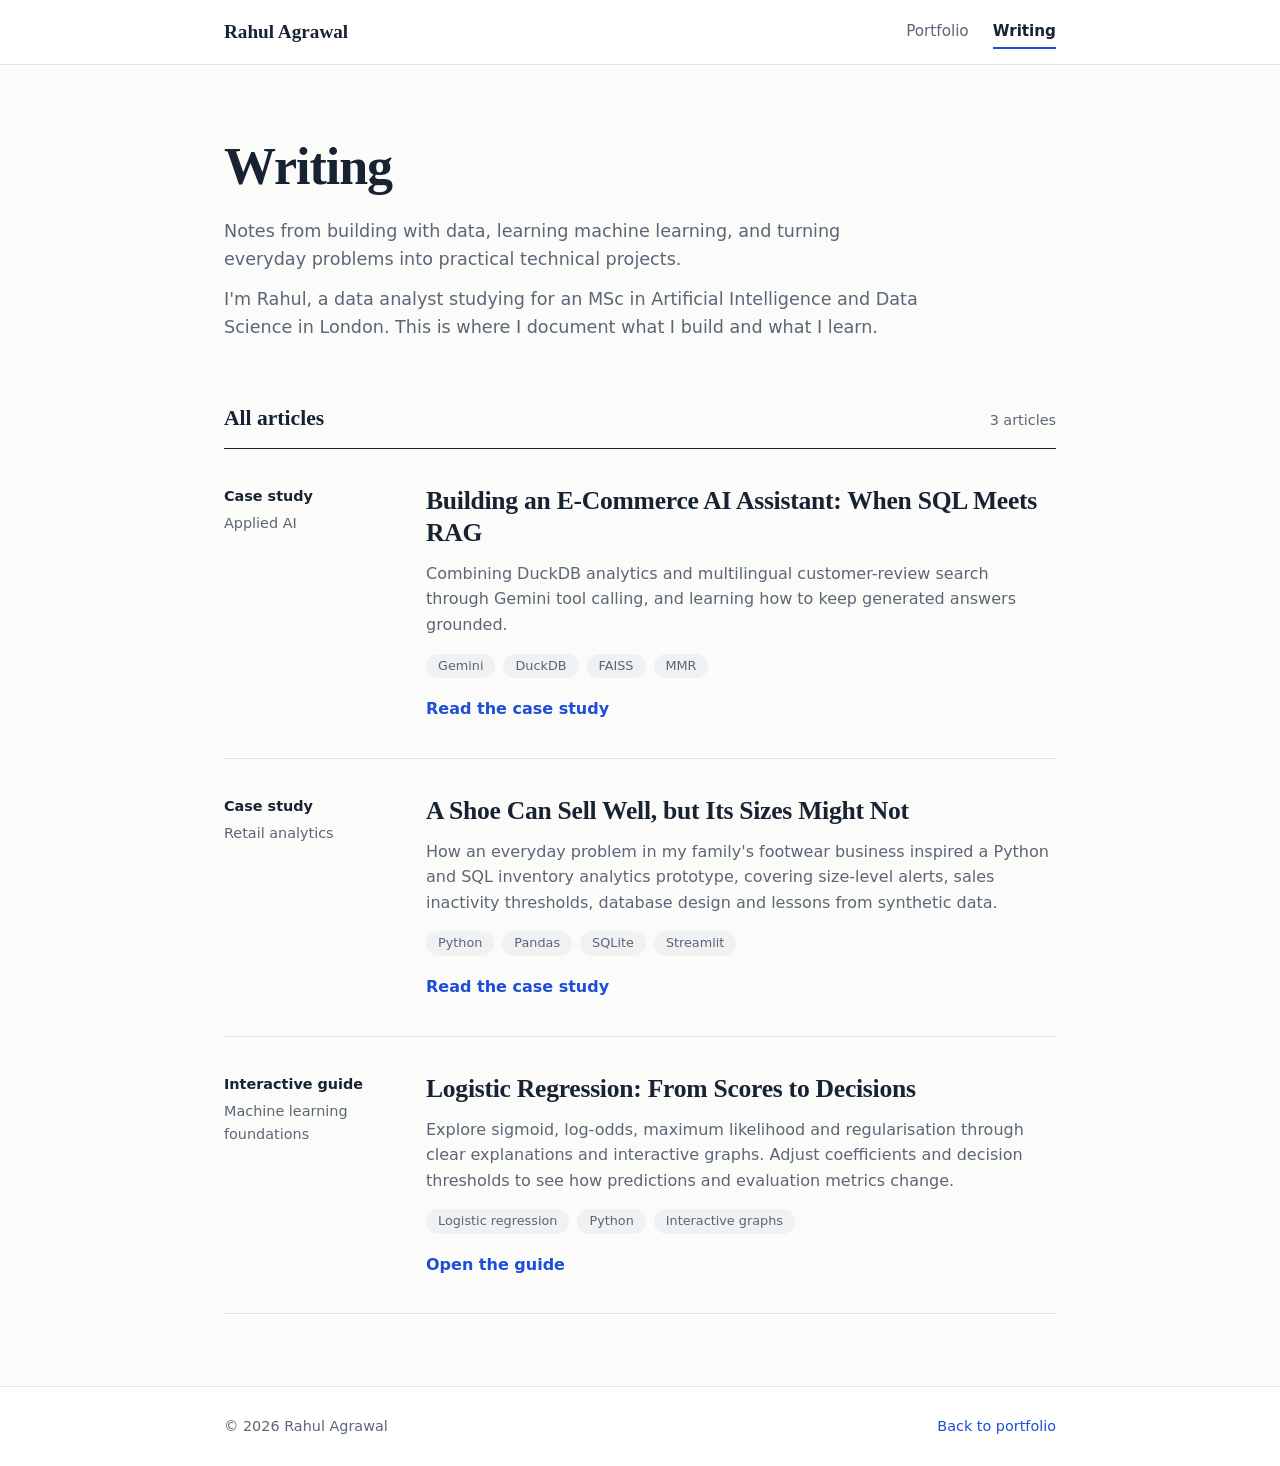
<file: blog/index.html>
<!DOCTYPE html>
<html lang="en">

<head>
    <meta charset="UTF-8">
    <meta name="viewport" content="width=device-width, initial-scale=1.0">
    <title>Writing | Rahul Agrawal</title>
    <meta name="description"
        content="Technical articles, data analytics projects, machine learning experiments and learning notes by Rahul Agrawal.">
    <link rel="stylesheet" href="styles/style.css">
</head>

<body>

    <header class="site-header">
        <div class="wrap">
            <a class="brand" href="../index.html">Rahul Agrawal</a>
            <nav class="site-nav" aria-label="Main">
                <a href="../index.html">Portfolio</a>
                <a href="index.html" aria-current="page">Writing</a>
            </nav>
        </div>
    </header>

    <main class="wrap">

        <section class="intro">
            <h1>Writing</h1>
            <p>Notes from building with data, learning machine learning, and turning everyday problems into practical
                technical projects.</p>
            <p>I'm Rahul, a data analyst studying for an MSc in Artificial Intelligence and Data Science in London. This
                is where I document what I build and what I learn.</p>
        </section>

        <section aria-labelledby="articles-title">
            <div class="section-head">
                <h2 id="articles-title">All articles</h2>
                <span>3 articles</span>
            </div>

            <article class="post">
                <div class="post-meta">
                    <span class="post-type">Case study</span>
                    Applied AI
                </div>
                <div>
                    <h3><a href="ecommerce-ai-assistant.html">Building an E-Commerce AI Assistant: When SQL Meets
                            RAG</a></h3>
                    <p>Combining DuckDB analytics and multilingual customer-review search through Gemini tool calling,
                        and learning how to keep generated answers grounded.</p>
                    <ul class="tags" aria-label="Topics">
                        <li>Gemini</li>
                        <li>DuckDB</li>
                        <li>FAISS</li>
                        <li>MMR</li>
                    </ul>
                    <a class="read-link" href="ecommerce-ai-assistant.html">Read the case study</a>
                </div>
            </article>

            <article class="post">
                <div class="post-meta">
                    <span class="post-type">Case study</span>
                    Retail analytics
                </div>
                <div>
                    <h3><a href="stock-revive.html">A Shoe Can Sell Well, but Its Sizes Might Not</a></h3>
                    <p>How an everyday problem in my family's footwear business inspired a Python and SQL inventory
                        analytics prototype, covering size-level alerts, sales inactivity thresholds, database design
                        and lessons from synthetic data.</p>
                    <ul class="tags" aria-label="Topics">
                        <li>Python</li>
                        <li>Pandas</li>
                        <li>SQLite</li>
                        <li>Streamlit</li>
                    </ul>
                    <a class="read-link" href="stock-revive.html">Read the case study</a>
                </div>
            </article>

            <article class="post">
                <div class="post-meta">
                    <span class="post-type">Interactive guide</span>
                    Machine learning foundations
                </div>
                <div>
                    <h3><a href="logistic-regression.html">Logistic Regression: From Scores to Decisions</a></h3>
                    <p>Explore sigmoid, log-odds, maximum likelihood and regularisation through clear explanations and
                        interactive graphs. Adjust coefficients and decision thresholds to see how predictions and
                        evaluation metrics change.</p>
                    <ul class="tags" aria-label="Topics">
                        <li>Logistic regression</li>
                        <li>Python</li>
                        <li>Interactive graphs</li>
                    </ul>
                    <a class="read-link" href="logistic-regression.html">Open the guide</a>
                </div>
            </article>
        </section>

    </main>

    <footer class="site-footer">
        <div class="wrap">
            <span>&copy; 2026 Rahul Agrawal</span>
            <a href="../index.html">Back to portfolio</a>
        </div>
    </footer>

</body>

</html>
</file>
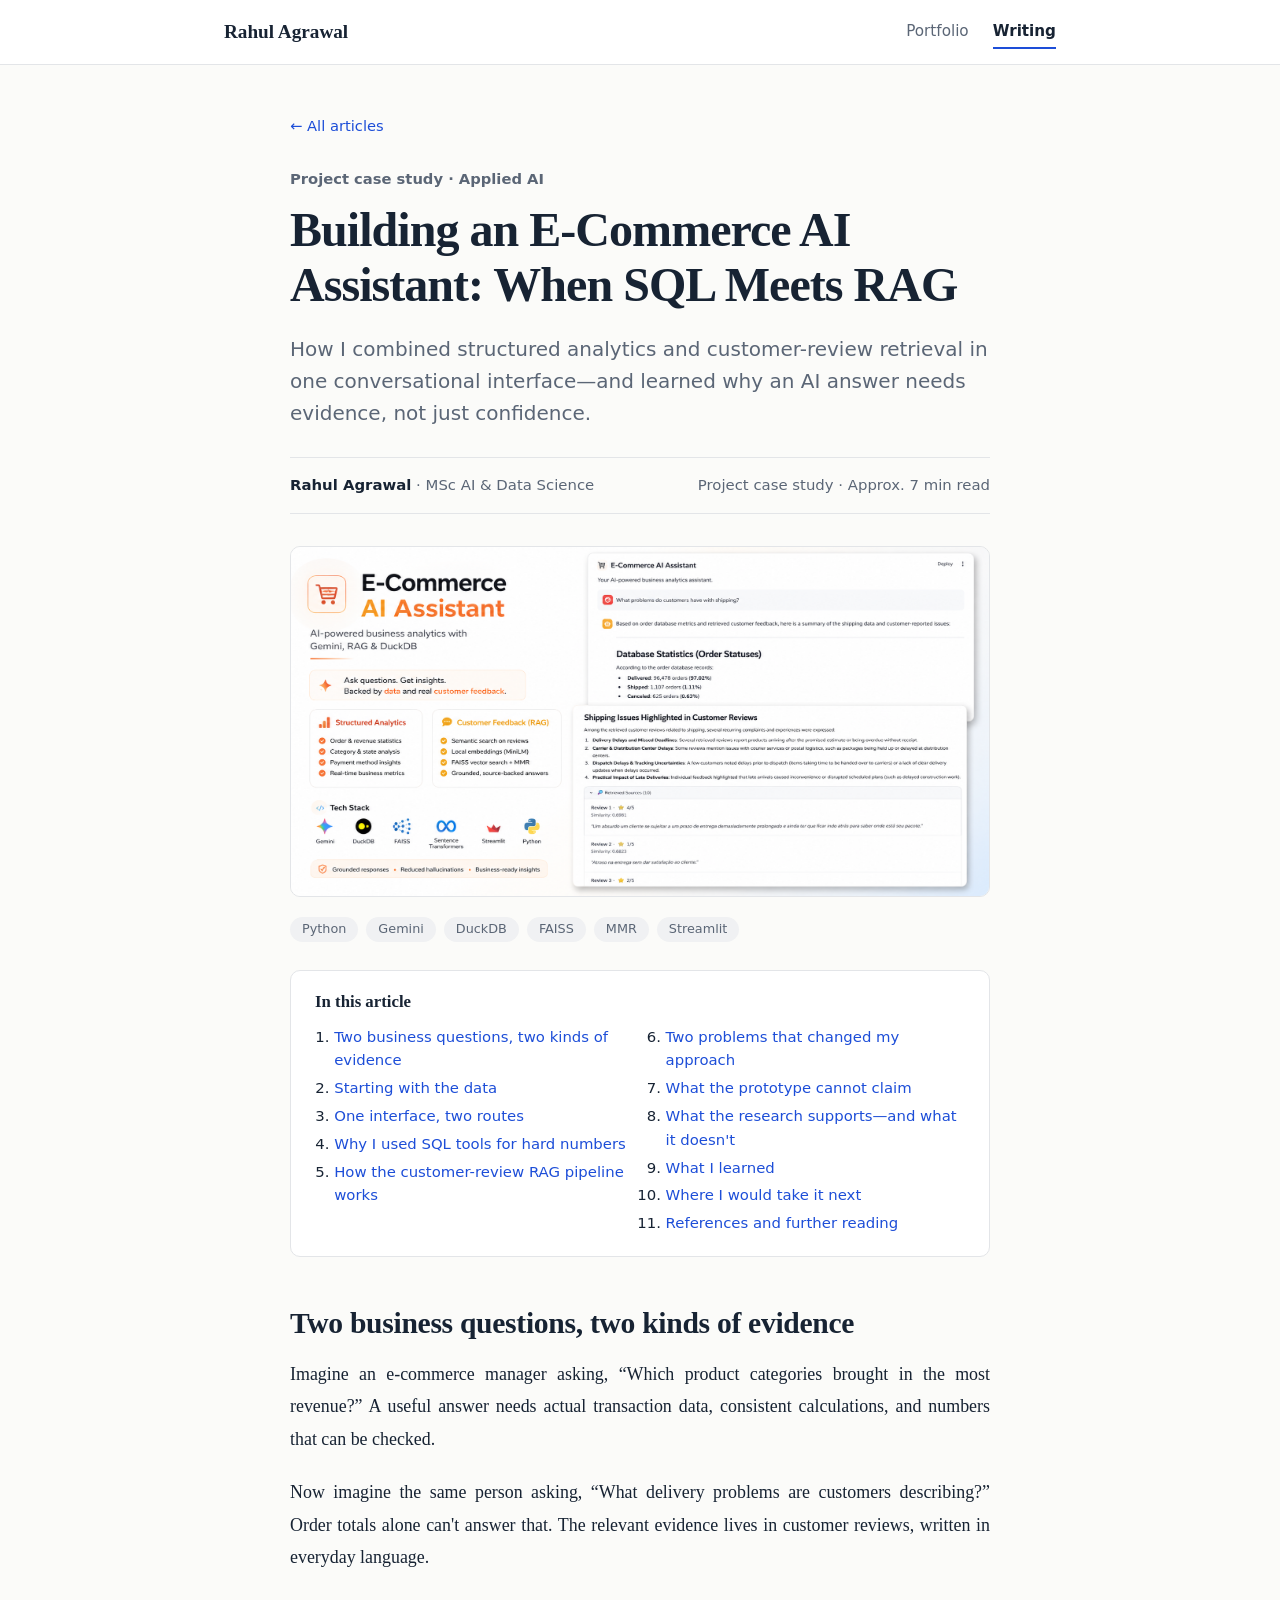
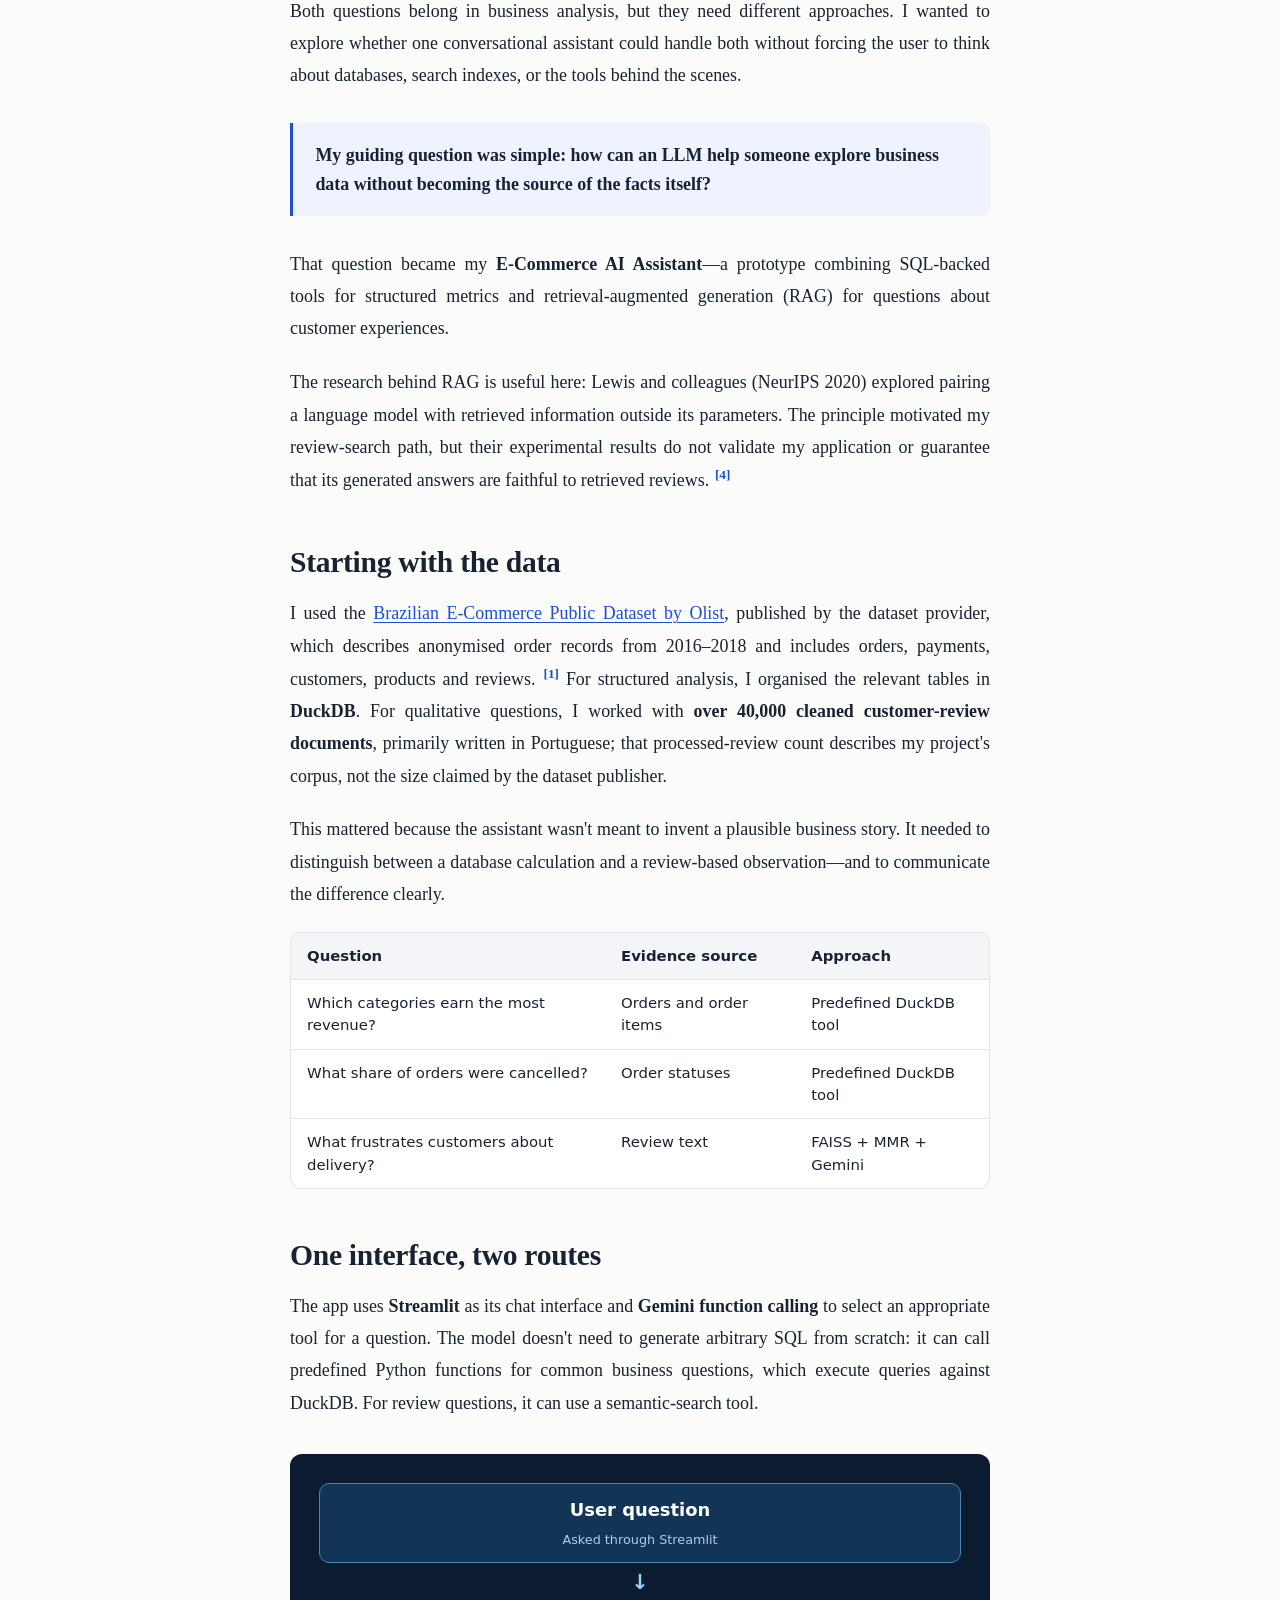
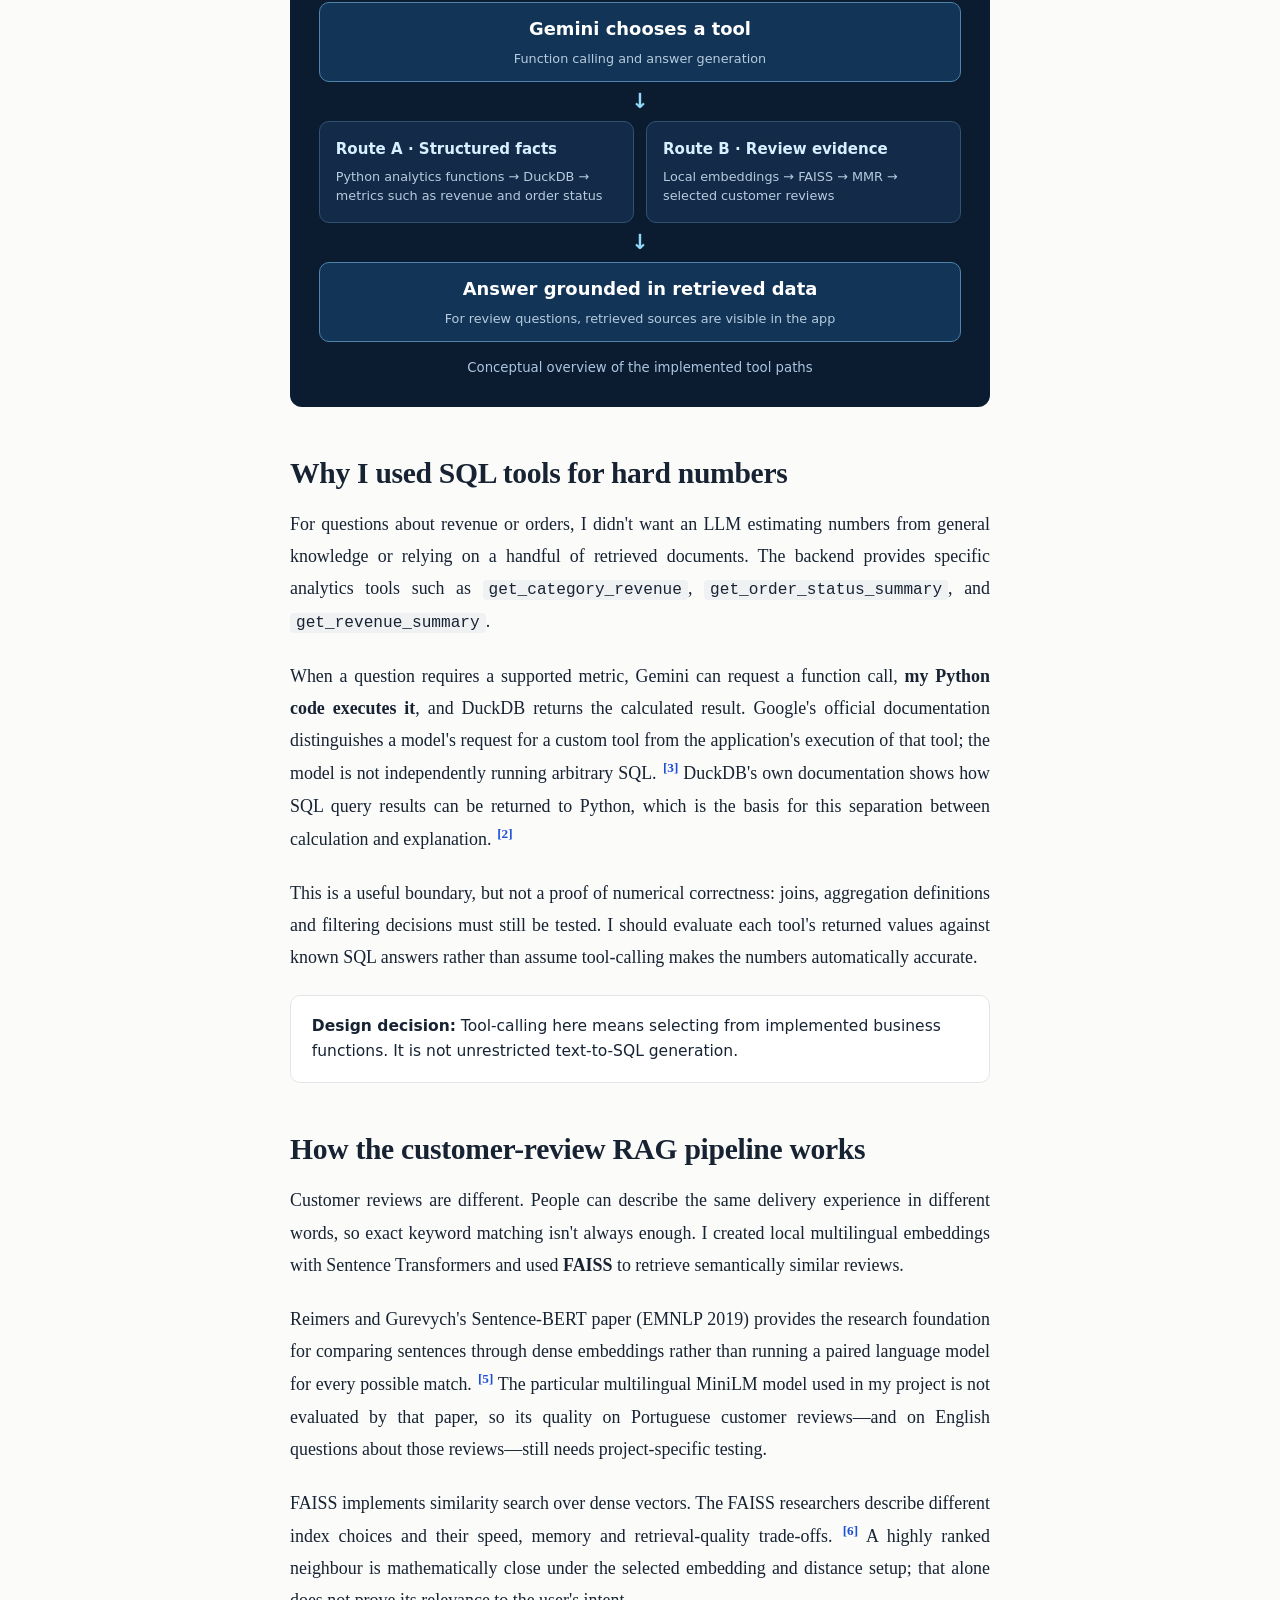
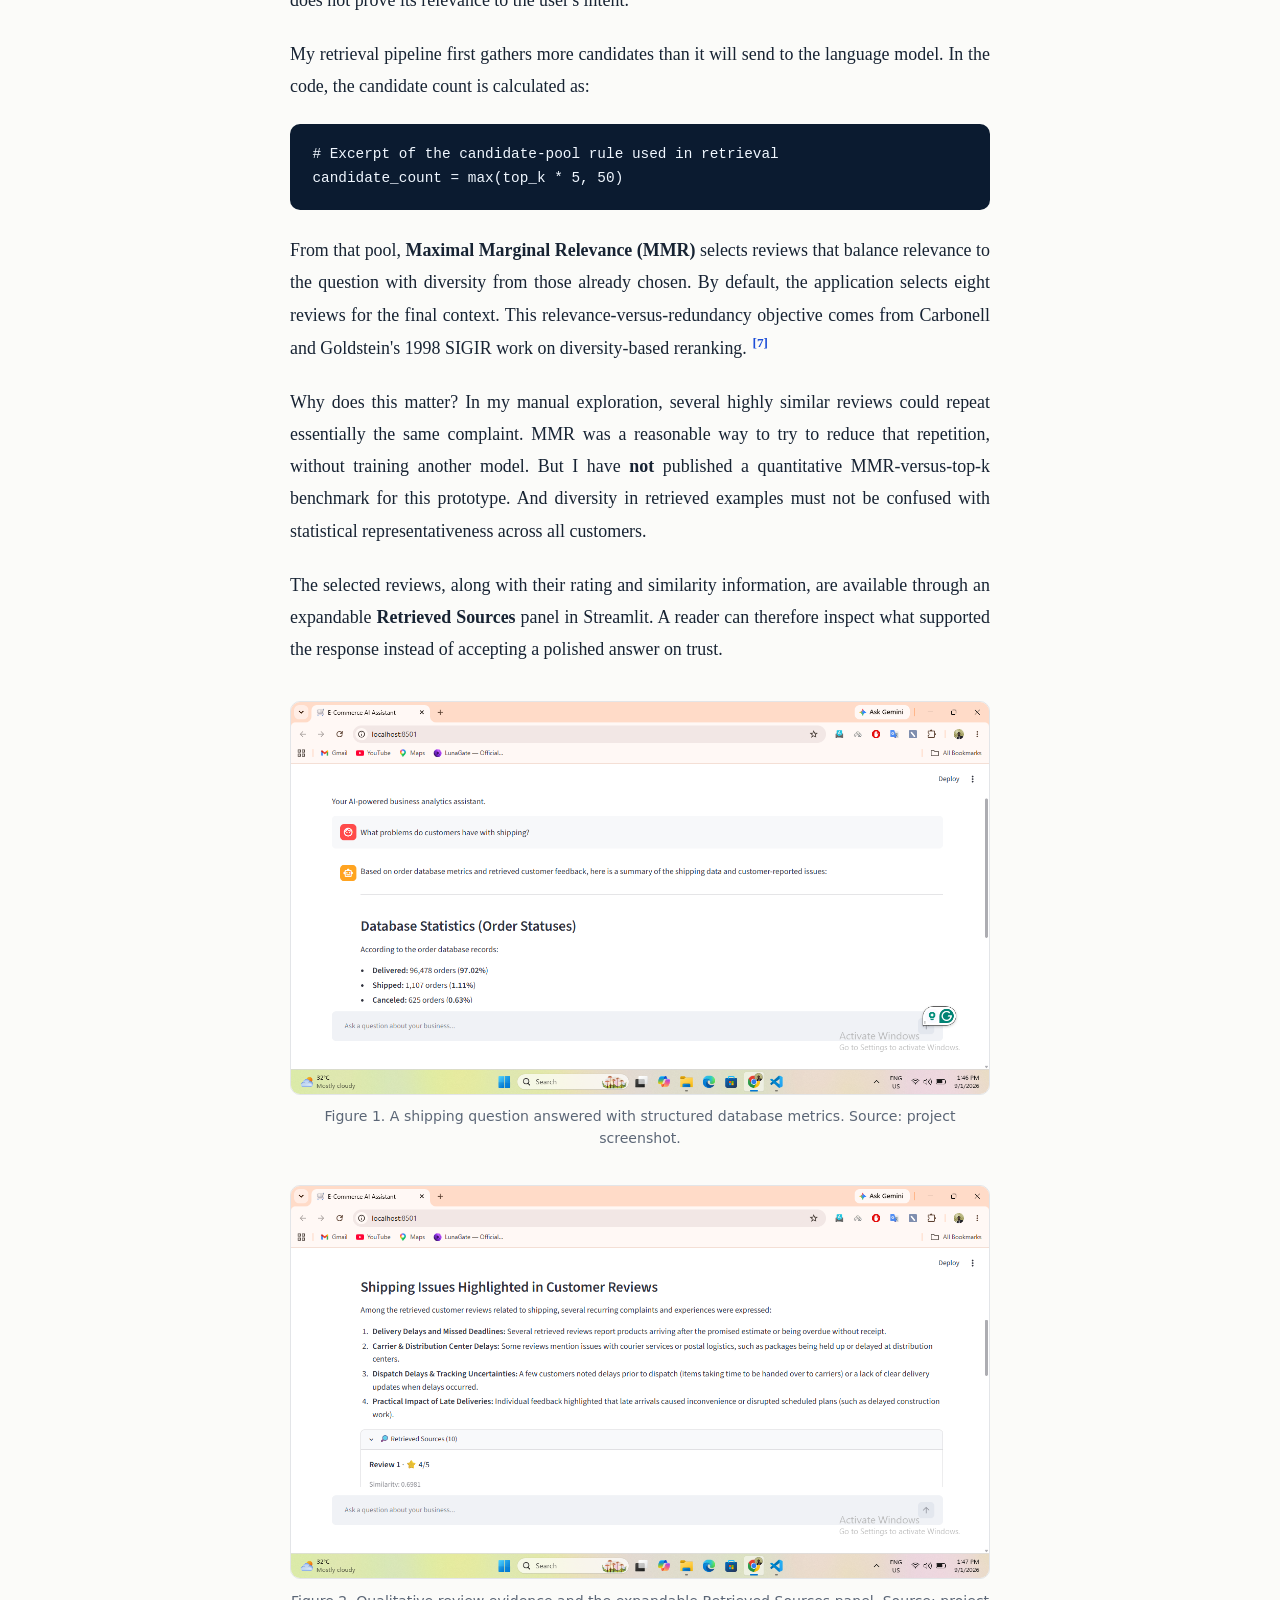
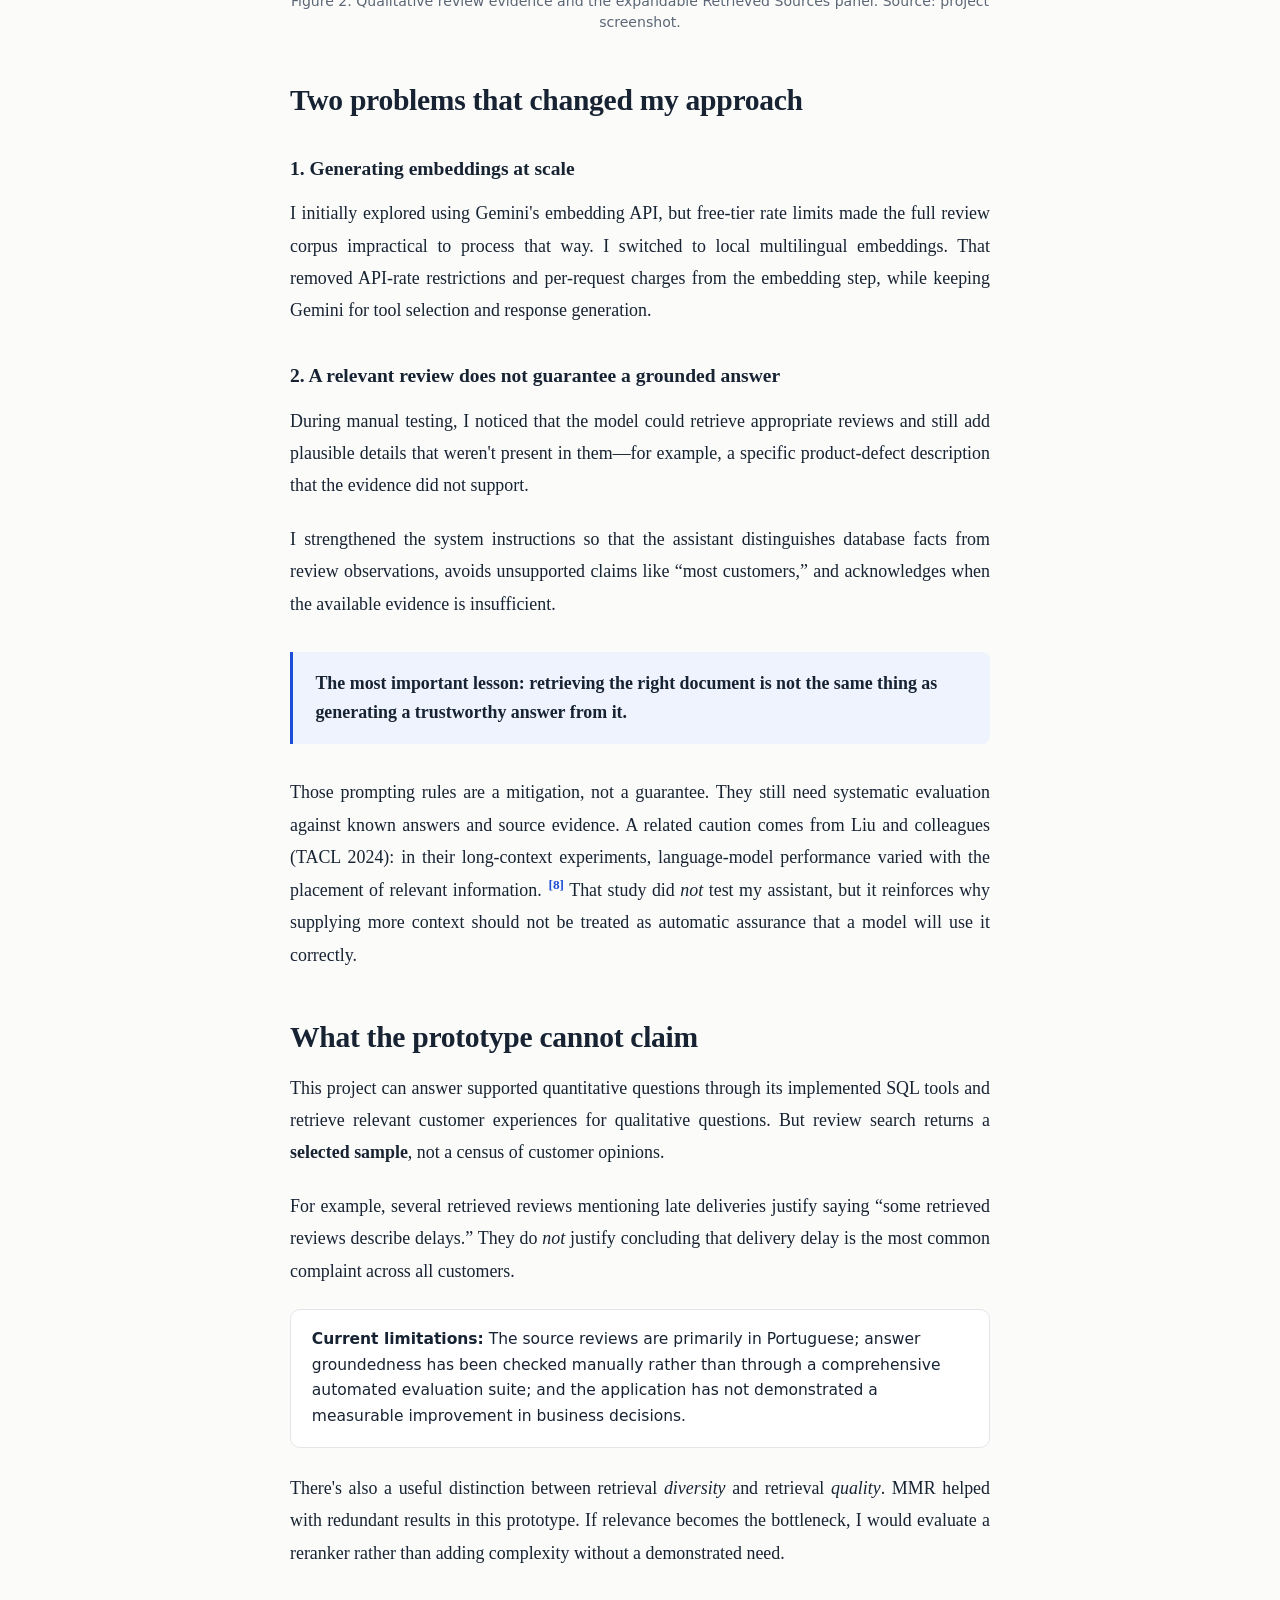
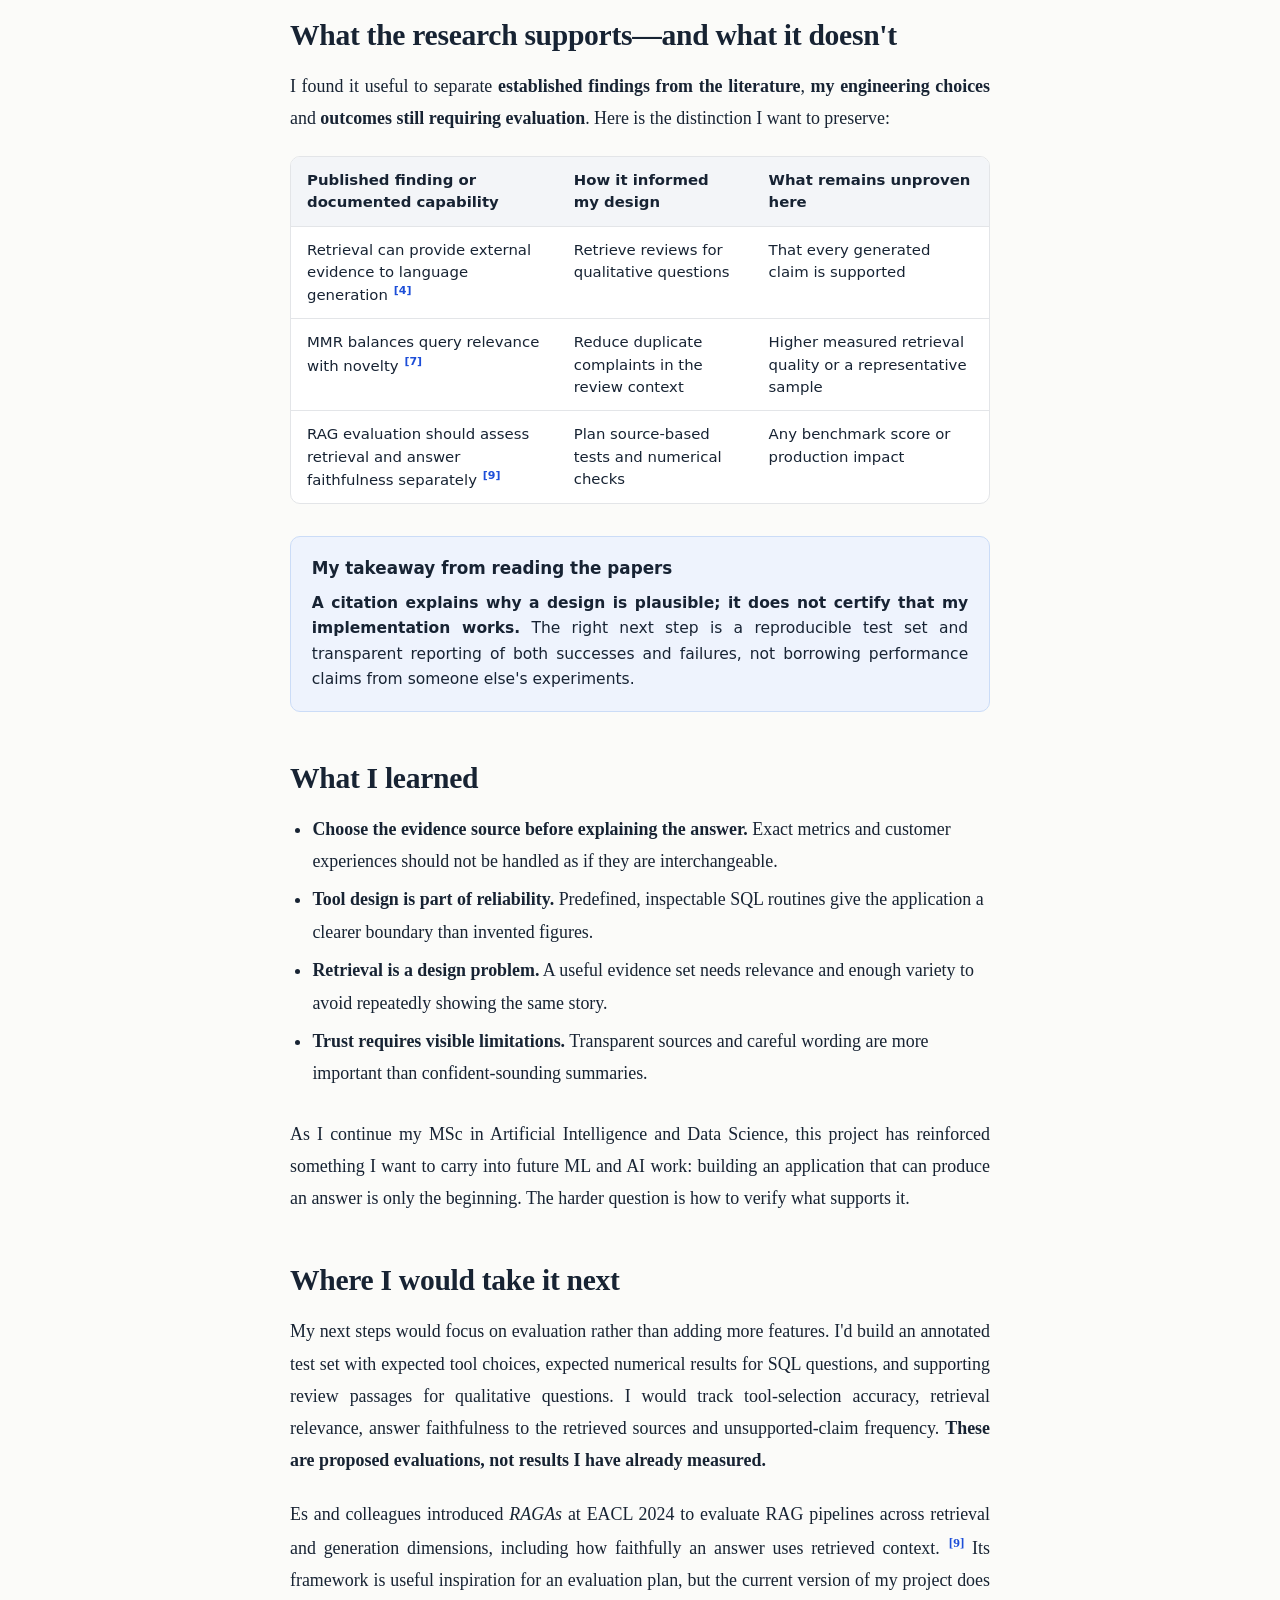
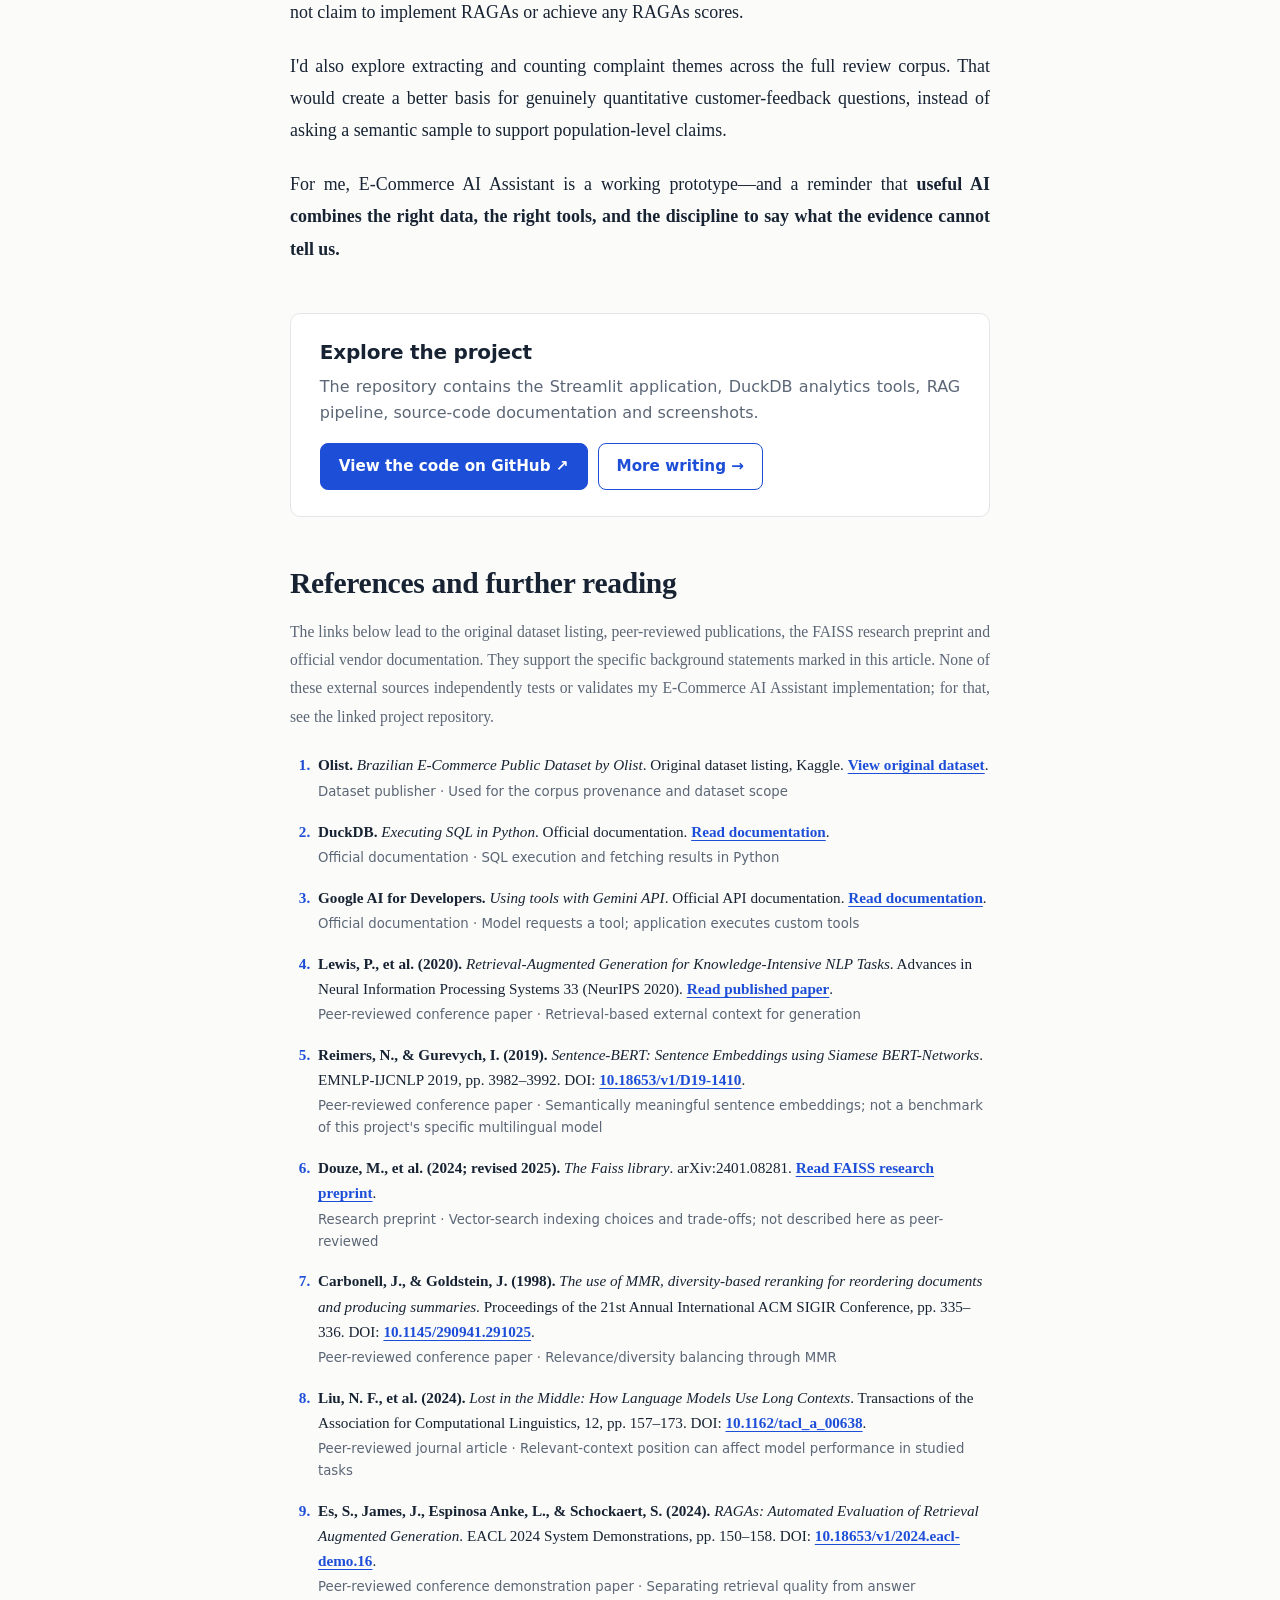
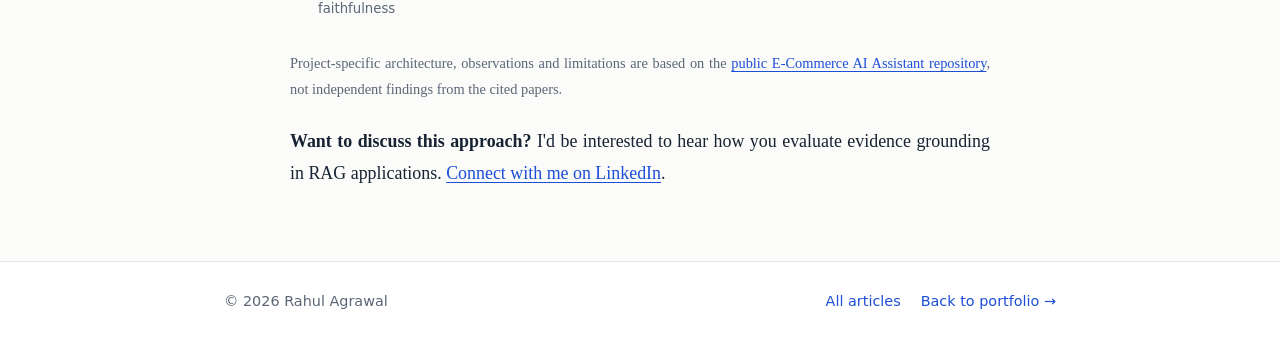
<file: blog/ecommerce-ai-assistant.html>
<!DOCTYPE html>
<html lang="en">

<head>
  <meta charset="UTF-8">
  <meta name="viewport" content="width=device-width, initial-scale=1.0">
  <meta name="author" content="Rahul Agrawal">
  <meta name="description"
    content="How I built a hybrid e-commerce AI assistant using Gemini function calling, DuckDB, FAISS, multilingual embeddings and MMR—and learned why evidence grounding matters.">
  <link rel="canonical" href="https://rahulagrawal.com.np/blog/ecommerce-ai-assistant.html">
  <meta property="og:type" content="article">
  <meta property="og:title" content="Building an E-Commerce AI Assistant: When SQL Meets RAG">
  <meta property="og:description"
    content="A project case study on combining exact SQL metrics and retrieved customer feedback—and keeping AI answers grounded.">
  <meta property="og:url" content="https://rahulagrawal.com.np/blog/ecommerce-ai-assistant.html">
  <meta property="og:image" content="https://rahulagrawal.com.np/assets/project_images/ecommerce_ai_assistant.png">
  <meta name="twitter:card" content="summary_large_image">
  <title>Building an E-Commerce AI Assistant: When SQL Meets RAG | Rahul Agrawal</title>
  <link rel="icon" href="../assets/favicon.ico" type="image/x-icon">
  <link rel="stylesheet" href="styles/style.css">
  <script type="application/ld+json">
  {"@context":"https://schema.org","@type":"BlogPosting","headline":"Building an E-Commerce AI Assistant: When SQL Meets RAG","author":{"@type":"Person","name":"Rahul Agrawal"},"mainEntityOfPage":"https://rahulagrawal.com.np/blog/ecommerce-ai-assistant.html","description":"Building a hybrid analytical assistant with structured SQL tools and customer-review RAG."}
  </script>
</head>

<body>
  <header class="site-header">
    <div class="wrap">
      <a class="brand" href="../index.html">Rahul Agrawal</a>
      <nav class="site-nav" aria-label="Main">
        <a href="../index.html">Portfolio</a>
        <a href="index.html" aria-current="page">Writing</a>
      </nav>
    </div>
  </header>

  <main class="wrap">
    <article>
      <header class="article-head prose">
        <a href="index.html" class="back">&larr; All articles</a>
        <p class="kind">Project case study · Applied AI</p>
        <h1 class="article-title">Building an E-Commerce AI Assistant: When SQL Meets RAG</h1>
        <p class="article-subtitle">How I combined structured analytics and customer-review retrieval in one
          conversational interface—and learned why an AI answer needs evidence, not just confidence.</p>
        <div class="byline">
          <span><strong>Rahul Agrawal</strong> · MSc AI &amp; Data Science</span>
          <span>Project case study · Approx. 7 min read</span>
        </div>
      </header>

      <div class="prose">
        <img class="hero-cover" src="../assets/project_images/ecommerce_ai_assistant.png"
          alt="E-Commerce AI Assistant project illustration" loading="eager">
        <ul class="tags" aria-label="Technologies used">
          <li>Python</li>
          <li>Gemini</li>
          <li>DuckDB</li>
          <li>FAISS</li>
          <li>MMR</li>
          <li>Streamlit</li>
        </ul>
        <nav class="contents" aria-labelledby="contents-title">
          <h2 id="contents-title">In this article</h2>
          <ol>
            <li><a href="#two-questions">Two business questions, two kinds of evidence</a></li>
            <li><a href="#data">Starting with the data</a></li>
            <li><a href="#architecture">One interface, two routes</a></li>
            <li><a href="#sql">Why I used SQL tools for hard numbers</a></li>
            <li><a href="#rag">How the customer-review RAG pipeline works</a></li>
            <li><a href="#iterations">Two problems that changed my approach</a></li>
            <li><a href="#limitations">What the prototype cannot claim</a></li>
            <li><a href="#research-design">What the research supports—and what it doesn't</a></li>
            <li><a href="#lessons">What I learned</a></li>
            <li><a href="#next">Where I would take it next</a></li>
            <li><a href="#references">References and further reading</a></li>
          </ol>
        </nav>
      </div>

      <div class="prose article-body">
        <h2 id="two-questions">Two business questions, two kinds of evidence</h2>
        <p>Imagine an e-commerce manager asking, “Which product categories brought in the most revenue?” A useful answer
          needs actual transaction data, consistent calculations, and numbers that can be checked.</p>
        <p>Now imagine the same person asking, “What delivery problems are customers describing?” Order totals alone
          can't answer that. The relevant evidence lives in customer reviews, written in everyday language.</p>
        <p>Both questions belong in business analysis, but they need different approaches. I wanted to explore whether
          one conversational assistant could handle both without forcing the user to think about databases, search
          indexes, or the tools behind the scenes.</p>
        <div class="quote-card">My guiding question was simple: how can an LLM help someone explore business data
          without becoming the source of the facts itself?</div>
        <p>That question became my <strong>E-Commerce AI Assistant</strong>—a prototype combining SQL-backed tools for
          structured metrics and retrieval-augmented generation (RAG) for questions about customer experiences.</p>
        <p>The research behind RAG is useful here: Lewis and colleagues (NeurIPS 2020) explored pairing a language model
          with retrieved information outside its parameters. The principle motivated my review-search path, but their
          experimental results do not validate my application or guarantee that its generated answers are faithful to
          retrieved reviews. <sup class="ref-cite"><a href="#ref-4" aria-label="Go to reference 4">[4]</a></sup></p>

        <h2 id="data">Starting with the data</h2>
        <p>I used the <a href="https://www.kaggle.com/datasets/olistbr/brazilian-ecommerce" target="_blank"
            rel="noopener noreferrer">Brazilian E-Commerce Public Dataset by Olist</a>, published by the dataset
          provider, which describes anonymised order records from 2016–2018 and includes orders, payments, customers,
          products and reviews. <sup class="ref-cite"><a href="#ref-1" aria-label="Go to reference 1">[1]</a></sup> For
          structured analysis, I organised the relevant tables in <strong>DuckDB</strong>. For qualitative questions, I
          worked with <strong>over 40,000 cleaned customer-review documents</strong>, primarily written in Portuguese;
          that processed-review count describes my project's corpus, not the size claimed by the dataset publisher.</p>
        <p>This mattered because the assistant wasn't meant to invent a plausible business story. It needed to
          distinguish between a database calculation and a review-based observation—and to communicate the difference
          clearly.</p>
        <div class="table-wrap">
          <table class="article-table">
            <caption class="visually-hidden">Question type and evidence source</caption>
            <thead>
              <tr>
                <th scope="col">Question</th>
                <th scope="col">Evidence source</th>
                <th scope="col">Approach</th>
              </tr>
            </thead>
            <tbody>
              <tr>
                <td>Which categories earn the most revenue?</td>
                <td>Orders and order items</td>
                <td>Predefined DuckDB tool</td>
              </tr>
              <tr>
                <td>What share of orders were cancelled?</td>
                <td>Order statuses</td>
                <td>Predefined DuckDB tool</td>
              </tr>
              <tr>
                <td>What frustrates customers about delivery?</td>
                <td>Review text</td>
                <td>FAISS + MMR + Gemini</td>
              </tr>
            </tbody>
          </table>
        </div>

        <h2 id="architecture">One interface, two routes</h2>
        <p>The app uses <strong>Streamlit</strong> as its chat interface and <strong>Gemini function calling</strong> to
          select an appropriate tool for a question. The model doesn't need to generate arbitrary SQL from scratch: it
          can call predefined Python functions for common business questions, which execute queries against DuckDB. For
          review questions, it can use a semantic-search tool.</p>
        <div class="architecture" role="group"
          aria-label="Architecture: user question to Gemini, then structured analytics route or review retrieval route, then evidence-backed answer">
          <div class="centerbox"><strong>User question</strong>
            <div class="route-desc">Asked through Streamlit</div>
          </div>
          <div class="connector">↓</div>
          <div class="centerbox"><strong>Gemini chooses a tool</strong>
            <div class="route-desc">Function calling and answer generation</div>
          </div>
          <div class="connector">↓</div>
          <div class="routes">
            <div class="pathbox">
              <div class="route-title">Route A · Structured facts</div>
              <div class="route-desc">Python analytics functions → DuckDB → metrics such as revenue and order status
              </div>
            </div>
            <div class="pathbox">
              <div class="route-title">Route B · Review evidence</div>
              <div class="route-desc">Local embeddings → FAISS → MMR → selected customer reviews</div>
            </div>
          </div>
          <div class="connector">↓</div>
          <div class="centerbox"><strong>Answer grounded in retrieved data</strong>
            <div class="route-desc">For review questions, retrieved sources are visible in the app</div>
          </div>
          <p class="note-line">Conceptual overview of the implemented tool paths</p>
        </div>

        <h2 id="sql">Why I used SQL tools for hard numbers</h2>
        <p>For questions about revenue or orders, I didn't want an LLM estimating numbers from general knowledge or
          relying on a handful of retrieved documents. The backend provides specific analytics tools such as
          <code>get_category_revenue</code>, <code>get_order_status_summary</code>, and
          <code>get_revenue_summary</code>.</p>
        <p>When a question requires a supported metric, Gemini can request a function call, <strong>my Python code
            executes it</strong>, and DuckDB returns the calculated result. Google's official documentation
          distinguishes a model's request for a custom tool from the application's execution of that tool; the model is
          not independently running arbitrary SQL. <sup class="ref-cite"><a href="#ref-3"
              aria-label="Go to reference 3">[3]</a></sup> DuckDB's own documentation shows how SQL query results can be
          returned to Python, which is the basis for this separation between calculation and explanation. <sup
            class="ref-cite"><a href="#ref-2" aria-label="Go to reference 2">[2]</a></sup></p>
        <p>This is a useful boundary, but not a proof of numerical correctness: joins, aggregation definitions and
          filtering decisions must still be tested. I should evaluate each tool's returned values against known SQL
          answers rather than assume tool-calling makes the numbers automatically accurate.</p>
        <div class="note"><strong>Design decision:</strong> Tool-calling here means selecting from implemented business
          functions. It is not unrestricted text-to-SQL generation.</div>

        <h2 id="rag">How the customer-review RAG pipeline works</h2>
        <p>Customer reviews are different. People can describe the same delivery experience in different words, so exact
          keyword matching isn't always enough. I created local multilingual embeddings with Sentence Transformers and
          used <strong>FAISS</strong> to retrieve semantically similar reviews.</p>
        <p>Reimers and Gurevych's Sentence-BERT paper (EMNLP 2019) provides the research foundation for comparing
          sentences through dense embeddings rather than running a paired language model for every possible match. <sup
            class="ref-cite"><a href="#ref-5" aria-label="Go to reference 5">[5]</a></sup> The particular multilingual
          MiniLM model used in my project is not evaluated by that paper, so its quality on Portuguese customer
          reviews—and on English questions about those reviews—still needs project-specific testing.</p>
        <p>FAISS implements similarity search over dense vectors. The FAISS researchers describe different index choices
          and their speed, memory and retrieval-quality trade-offs. <sup class="ref-cite"><a href="#ref-6"
              aria-label="Go to reference 6">[6]</a></sup> A highly ranked neighbour is mathematically close under the
          selected embedding and distance setup; that alone does not prove its relevance to the user's intent.</p>
        <p>My retrieval pipeline first gathers more candidates than it will send to the language model. In the code, the
          candidate count is calculated as:</p>
        <pre class="code-panel"><code># Excerpt of the candidate-pool rule used in retrieval
candidate_count = max(top_k * 5, 50)</code></pre>
        <p>From that pool, <strong>Maximal Marginal Relevance (MMR)</strong> selects reviews that balance relevance to
          the question with diversity from those already chosen. By default, the application selects eight reviews for
          the final context. This relevance-versus-redundancy objective comes from Carbonell and Goldstein's 1998 SIGIR
          work on diversity-based reranking. <sup class="ref-cite"><a href="#ref-7"
              aria-label="Go to reference 7">[7]</a></sup></p>
        <p>Why does this matter? In my manual exploration, several highly similar reviews could repeat essentially the
          same complaint. MMR was a reasonable way to try to reduce that repetition, without training another model. But
          I have <strong>not</strong> published a quantitative MMR-versus-top-k benchmark for this prototype. And
          diversity in retrieved examples must not be confused with statistical representativeness across all customers.
        </p>
        <p>The selected reviews, along with their rating and similarity information, are available through an expandable
          <strong>Retrieved Sources</strong> panel in Streamlit. A reader can therefore inspect what supported the
          response instead of accepting a polished answer on trust.</p>
        <figure>
          <img src="assets/ecommerce-sql.png"
            alt="Streamlit assistant answering a shipping question using order-status metrics" loading="lazy"
            width="1000" height="562">
          <figcaption>Figure 1. A shipping question answered with structured database metrics. Source: project
            screenshot.</figcaption>
        </figure>
        <figure>
          <img src="assets/ecommerce-rag.png"
            alt="Streamlit assistant summarising retrieved shipping reviews and showing the retrieved sources panel"
            loading="lazy" width="1000" height="562">
          <figcaption>Figure 2. Qualitative review evidence and the expandable Retrieved Sources panel. Source: project
            screenshot.</figcaption>
        </figure>

        <h2 id="iterations">Two problems that changed my approach</h2>
        <h3>1. Generating embeddings at scale</h3>
        <p>I initially explored using Gemini's embedding API, but free-tier rate limits made the full review corpus
          impractical to process that way. I switched to local multilingual embeddings. That removed API-rate
          restrictions and per-request charges from the embedding step, while keeping Gemini for tool selection and
          response generation.</p>
        <h3>2. A relevant review does not guarantee a grounded answer</h3>
        <p>During manual testing, I noticed that the model could retrieve appropriate reviews and still add plausible
          details that weren't present in them—for example, a specific product-defect description that the evidence did
          not support.</p>
        <p>I strengthened the system instructions so that the assistant distinguishes database facts from review
          observations, avoids unsupported claims like “most customers,” and acknowledges when the available evidence is
          insufficient.</p>
        <div class="quote-card">The most important lesson: retrieving the right document is not the same thing as
          generating a trustworthy answer from it.</div>
        <p>Those prompting rules are a mitigation, not a guarantee. They still need systematic evaluation against known
          answers and source evidence. A related caution comes from Liu and colleagues (TACL 2024): in their
          long-context experiments, language-model performance varied with the placement of relevant information. <sup
            class="ref-cite"><a href="#ref-8" aria-label="Go to reference 8">[8]</a></sup> That study did <em>not</em>
          test my assistant, but it reinforces why supplying more context should not be treated as automatic assurance
          that a model will use it correctly.</p>

        <h2 id="limitations">What the prototype cannot claim</h2>
        <p>This project can answer supported quantitative questions through its implemented SQL tools and retrieve
          relevant customer experiences for qualitative questions. But review search returns a <strong>selected
            sample</strong>, not a census of customer opinions.</p>
        <p>For example, several retrieved reviews mentioning late deliveries justify saying “some retrieved reviews
          describe delays.” They do <em>not</em> justify concluding that delivery delay is the most common complaint
          across all customers.</p>
        <div class="note"><strong>Current limitations:</strong> The source reviews are primarily in Portuguese; answer
          groundedness has been checked manually rather than through a comprehensive automated evaluation suite; and the
          application has not demonstrated a measurable improvement in business decisions.</div>
        <p>There's also a useful distinction between retrieval <em>diversity</em> and retrieval <em>quality</em>. MMR
          helped with redundant results in this prototype. If relevance becomes the bottleneck, I would evaluate a
          reranker rather than adding complexity without a demonstrated need.</p>

        <h2 id="research-design">What the research supports—and what it doesn't</h2>
        <p>I found it useful to separate <strong>established findings from the literature</strong>, <strong>my
            engineering choices</strong> and <strong>outcomes still requiring evaluation</strong>. Here is the
          distinction I want to preserve:</p>
        <div class="table-wrap">
          <table class="research-map">
            <thead>
              <tr>
                <th scope="col">Published finding or documented capability</th>
                <th scope="col">How it informed my design</th>
                <th scope="col">What remains unproven here</th>
              </tr>
            </thead>
            <tbody>
              <tr>
                <td>Retrieval can provide external evidence to language generation <sup class="ref-cite"><a
                      href="#ref-4" aria-label="Go to reference 4">[4]</a></sup></td>
                <td>Retrieve reviews for qualitative questions</td>
                <td>That every generated claim is supported</td>
              </tr>
              <tr>
                <td>MMR balances query relevance with novelty <sup class="ref-cite"><a href="#ref-7"
                      aria-label="Go to reference 7">[7]</a></sup></td>
                <td>Reduce duplicate complaints in the review context</td>
                <td>Higher measured retrieval quality or a representative sample</td>
              </tr>
              <tr>
                <td>RAG evaluation should assess retrieval and answer faithfulness separately <sup class="ref-cite"><a
                      href="#ref-9" aria-label="Go to reference 9">[9]</a></sup></td>
                <td>Plan source-based tests and numerical checks</td>
                <td>Any benchmark score or production impact</td>
              </tr>
            </tbody>
          </table>
        </div>
        <div class="research-panel">
          <h3>My takeaway from reading the papers</h3>
          <p><strong>A citation explains why a design is plausible; it does not certify that my implementation
              works.</strong> The right next step is a reproducible test set and transparent reporting of both successes
            and failures, not borrowing performance claims from someone else's experiments.</p>
        </div>

        <h2 id="lessons">What I learned</h2>
        <ul>
          <li><strong>Choose the evidence source before explaining the answer.</strong> Exact metrics and customer
            experiences should not be handled as if they are interchangeable.</li>
          <li><strong>Tool design is part of reliability.</strong> Predefined, inspectable SQL routines give the
            application a clearer boundary than invented figures.</li>
          <li><strong>Retrieval is a design problem.</strong> A useful evidence set needs relevance and enough variety
            to avoid repeatedly showing the same story.</li>
          <li><strong>Trust requires visible limitations.</strong> Transparent sources and careful wording are more
            important than confident-sounding summaries.</li>
        </ul>
        <p>As I continue my MSc in Artificial Intelligence and Data Science, this project has reinforced something I
          want to carry into future ML and AI work: building an application that can produce an answer is only the
          beginning. The harder question is how to verify what supports it.</p>

        <h2 id="next">Where I would take it next</h2>
        <p>My next steps would focus on evaluation rather than adding more features. I'd build an annotated test set
          with expected tool choices, expected numerical results for SQL questions, and supporting review passages for
          qualitative questions. I would track tool-selection accuracy, retrieval relevance, answer faithfulness to the
          retrieved sources and unsupported-claim frequency. <strong>These are proposed evaluations, not results I have
            already measured.</strong></p>
        <p>Es and colleagues introduced <em>RAGAs</em> at EACL 2024 to evaluate RAG pipelines across retrieval and
          generation dimensions, including how faithfully an answer uses retrieved context. <sup class="ref-cite"><a
              href="#ref-9" aria-label="Go to reference 9">[9]</a></sup> Its framework is useful inspiration for an
          evaluation plan, but the current version of my project does not claim to implement RAGAs or achieve any RAGAs
          scores.</p>
        <p>I'd also explore extracting and counting complaint themes across the full review corpus. That would create a
          better basis for genuinely quantitative customer-feedback questions, instead of asking a semantic sample to
          support population-level claims.</p>
        <p>For me, E-Commerce AI Assistant is a working prototype—and a reminder that <strong>useful AI combines the
            right data, the right tools, and the discipline to say what the evidence cannot tell us.</strong></p>

        <div class="cta">
          <h2>Explore the project</h2>
          <p>The repository contains the Streamlit application, DuckDB analytics tools, RAG pipeline, source-code
            documentation and screenshots.</p>
          <div class="btns">
            <a class="btn btn-primary" href="https://github.com/Rahul5021/ecommerce-ai-assistant" target="_blank"
              rel="noopener noreferrer">View the code on GitHub &nearr;</a>
            <a class="btn btn-outline" href="index.html">More writing &rarr;</a>
          </div>
        </div>

        <h2 id="references">References and further reading</h2>
        <p class="references-intro">The links below lead to the original dataset listing, peer-reviewed publications,
          the FAISS research preprint and official vendor documentation. They support the specific background statements
          marked in this article. None of these external sources independently tests or validates my E-Commerce AI
          Assistant implementation; for that, see the linked project repository.</p>
        <ol class="reference-list">
          <li id="ref-1"><strong>Olist.</strong> <em>Brazilian E-Commerce Public Dataset by Olist</em>. Original dataset
            listing, Kaggle. <a href="https://www.kaggle.com/datasets/olistbr/brazilian-ecommerce" target="_blank"
              rel="noopener noreferrer">View original dataset</a>.<span class="source-type">Dataset publisher · Used for
              the corpus provenance and dataset scope</span></li>
          <li id="ref-2"><strong>DuckDB.</strong> <em>Executing SQL in Python</em>. Official documentation. <a
              href="https://duckdb.org/docs/current/guides/python/execute_sql" target="_blank"
              rel="noopener noreferrer">Read documentation</a>.<span class="source-type">Official documentation · SQL
              execution and fetching results in Python</span></li>
          <li id="ref-3"><strong>Google AI for Developers.</strong> <em>Using tools with Gemini API</em>. Official API
            documentation. <a href="https://ai.google.dev/gemini-api/docs/tools" target="_blank"
              rel="noopener noreferrer">Read documentation</a>.<span class="source-type">Official documentation · Model
              requests a tool; application executes custom tools</span></li>
          <li id="ref-4"><strong>Lewis, P., et al. (2020).</strong> <em>Retrieval-Augmented Generation for
              Knowledge-Intensive NLP Tasks</em>. Advances in Neural Information Processing Systems 33 (NeurIPS 2020).
            <a href="https://proceedings.neurips.cc/paper/2020/hash/6b493230205f780e1bc26945df7481e5-Abstract.html"
              target="_blank" rel="noopener noreferrer">Read published paper</a>.<span class="source-type">Peer-reviewed
              conference paper · Retrieval-based external context for generation</span></li>
          <li id="ref-5"><strong>Reimers, N., &amp; Gurevych, I. (2019).</strong> <em>Sentence-BERT: Sentence Embeddings
              using Siamese BERT-Networks</em>. EMNLP-IJCNLP 2019, pp. 3982–3992. DOI: <a
              href="https://doi.org/10.18653/v1/D19-1410" target="_blank"
              rel="noopener noreferrer">10.18653/v1/D19-1410</a>.<span class="source-type">Peer-reviewed conference
              paper · Semantically meaningful sentence embeddings; not a benchmark of this project's specific
              multilingual model</span></li>
          <li id="ref-6"><strong>Douze, M., et al. (2024; revised 2025).</strong> <em>The Faiss library</em>.
            arXiv:2401.08281. <a href="https://arxiv.org/abs/2401.08281" target="_blank" rel="noopener noreferrer">Read
              FAISS research preprint</a>.<span class="source-type">Research preprint · Vector-search indexing choices
              and trade-offs; not described here as peer-reviewed</span></li>
          <li id="ref-7"><strong>Carbonell, J., &amp; Goldstein, J. (1998).</strong> <em>The use of MMR, diversity-based
              reranking for reordering documents and producing summaries</em>. Proceedings of the 21st Annual
            International ACM SIGIR Conference, pp. 335–336. DOI: <a href="https://doi.org/10.1145/290941.291025"
              target="_blank" rel="noopener noreferrer">10.1145/290941.291025</a>.<span
              class="source-type">Peer-reviewed conference paper · Relevance/diversity balancing through MMR</span></li>
          <li id="ref-8"><strong>Liu, N. F., et al. (2024).</strong> <em>Lost in the Middle: How Language Models Use
              Long Contexts</em>. Transactions of the Association for Computational Linguistics, 12, pp. 157–173. DOI:
            <a href="https://doi.org/10.1162/tacl_a_00638" target="_blank"
              rel="noopener noreferrer">10.1162/tacl_a_00638</a>.<span class="source-type">Peer-reviewed journal article
              · Relevant-context position can affect model performance in studied tasks</span></li>
          <li id="ref-9"><strong>Es, S., James, J., Espinosa Anke, L., &amp; Schockaert, S. (2024).</strong> <em>RAGAs:
              Automated Evaluation of Retrieval Augmented Generation</em>. EACL 2024 System Demonstrations, pp. 150–158.
            DOI: <a href="https://doi.org/10.18653/v1/2024.eacl-demo.16" target="_blank"
              rel="noopener noreferrer">10.18653/v1/2024.eacl-demo.16</a>.<span class="source-type">Peer-reviewed
              conference demonstration paper · Separating retrieval quality from answer faithfulness</span></li>
        </ol>
        <p class="small-note">Project-specific architecture, observations and limitations are based on the <a
            href="https://github.com/Rahul5021/ecommerce-ai-assistant" target="_blank" rel="noopener noreferrer">public
            E-Commerce AI Assistant repository</a>, not independent findings from the cited papers.</p>

        <p><strong>Want to discuss this approach?</strong> I'd be interested to hear how you evaluate evidence grounding
          in RAG applications. <a href="https://www.linkedin.com/in/agrawalrahul1025/" target="_blank"
            rel="noopener noreferrer">Connect with me on LinkedIn</a>.</p>
      </div>
    </article>
  </main>

  <footer class="site-footer">
    <div class="wrap">
      <span>&copy; 2026 Rahul Agrawal</span>
      <div class="links">
        <a href="index.html">All articles</a>
        <a href="../index.html">Back to portfolio &rarr;</a>
      </div>
    </div>
  </footer>
</body>

</html>
</file>
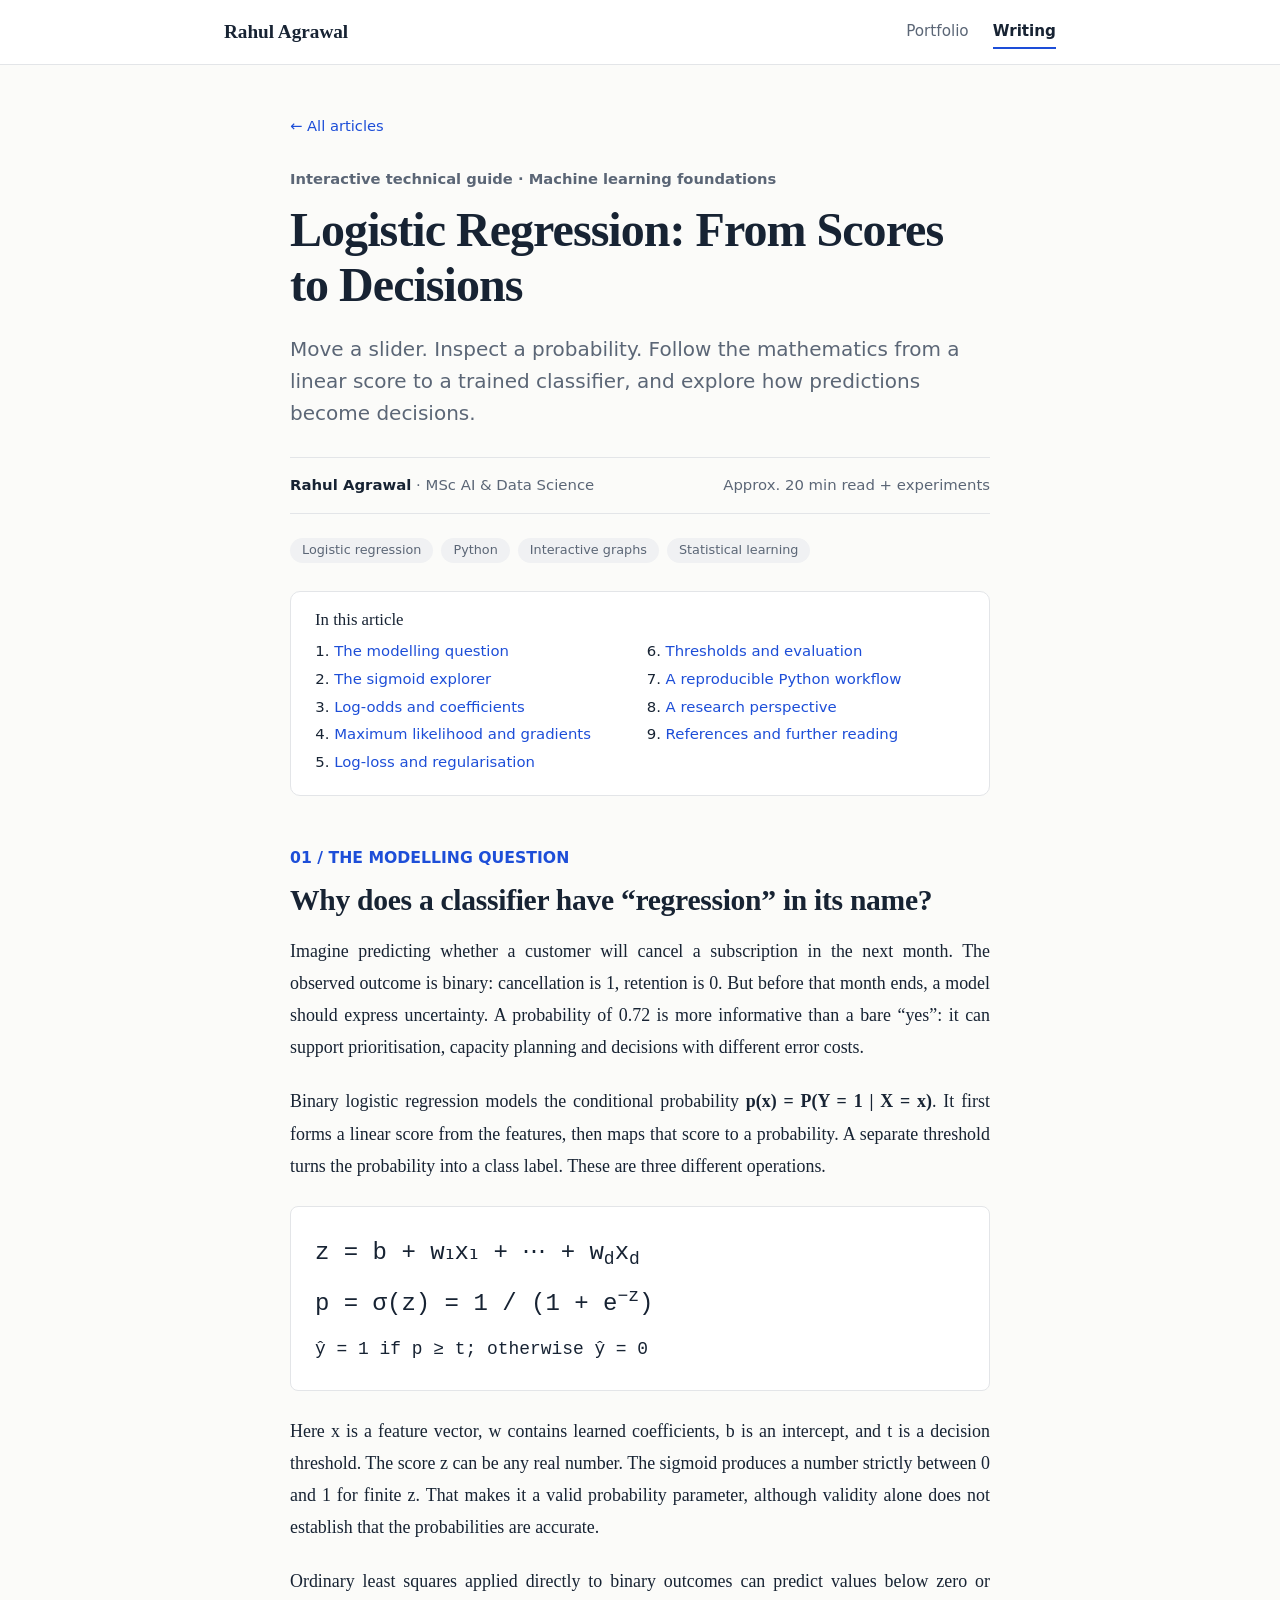
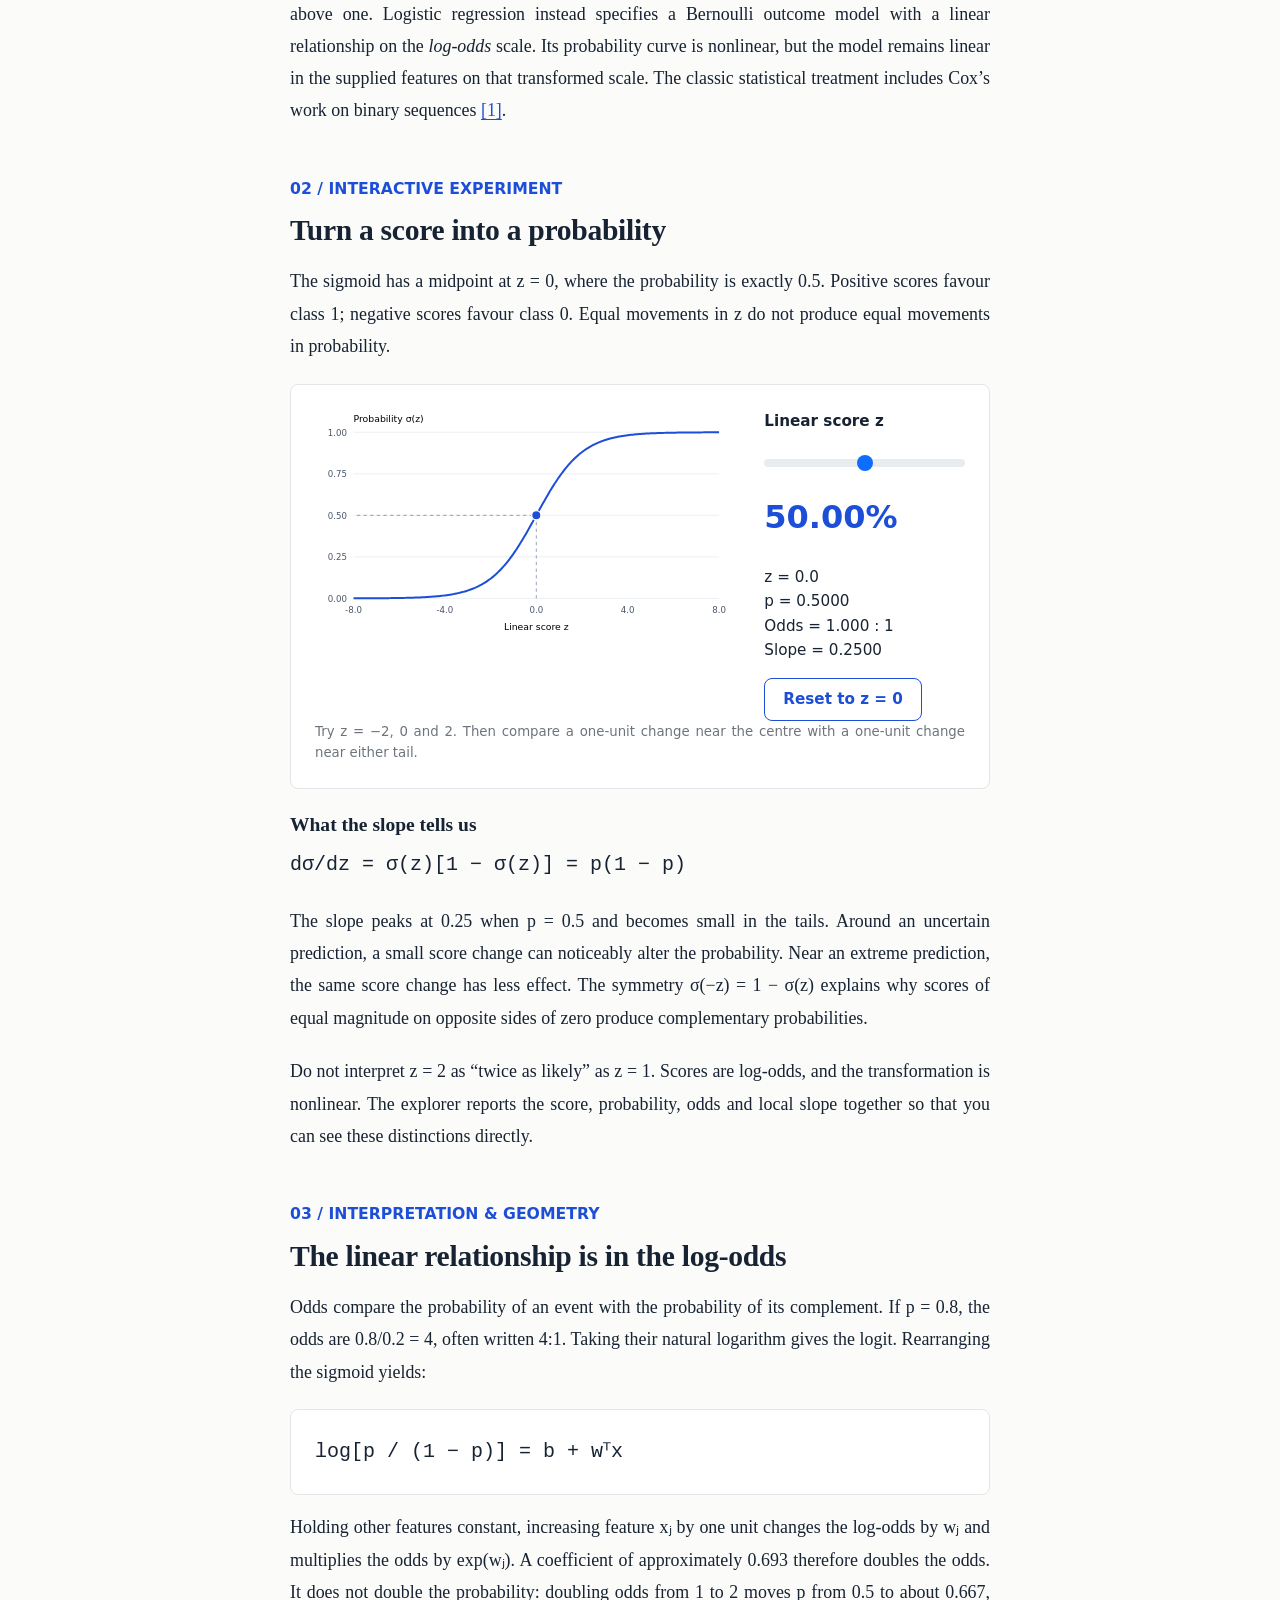
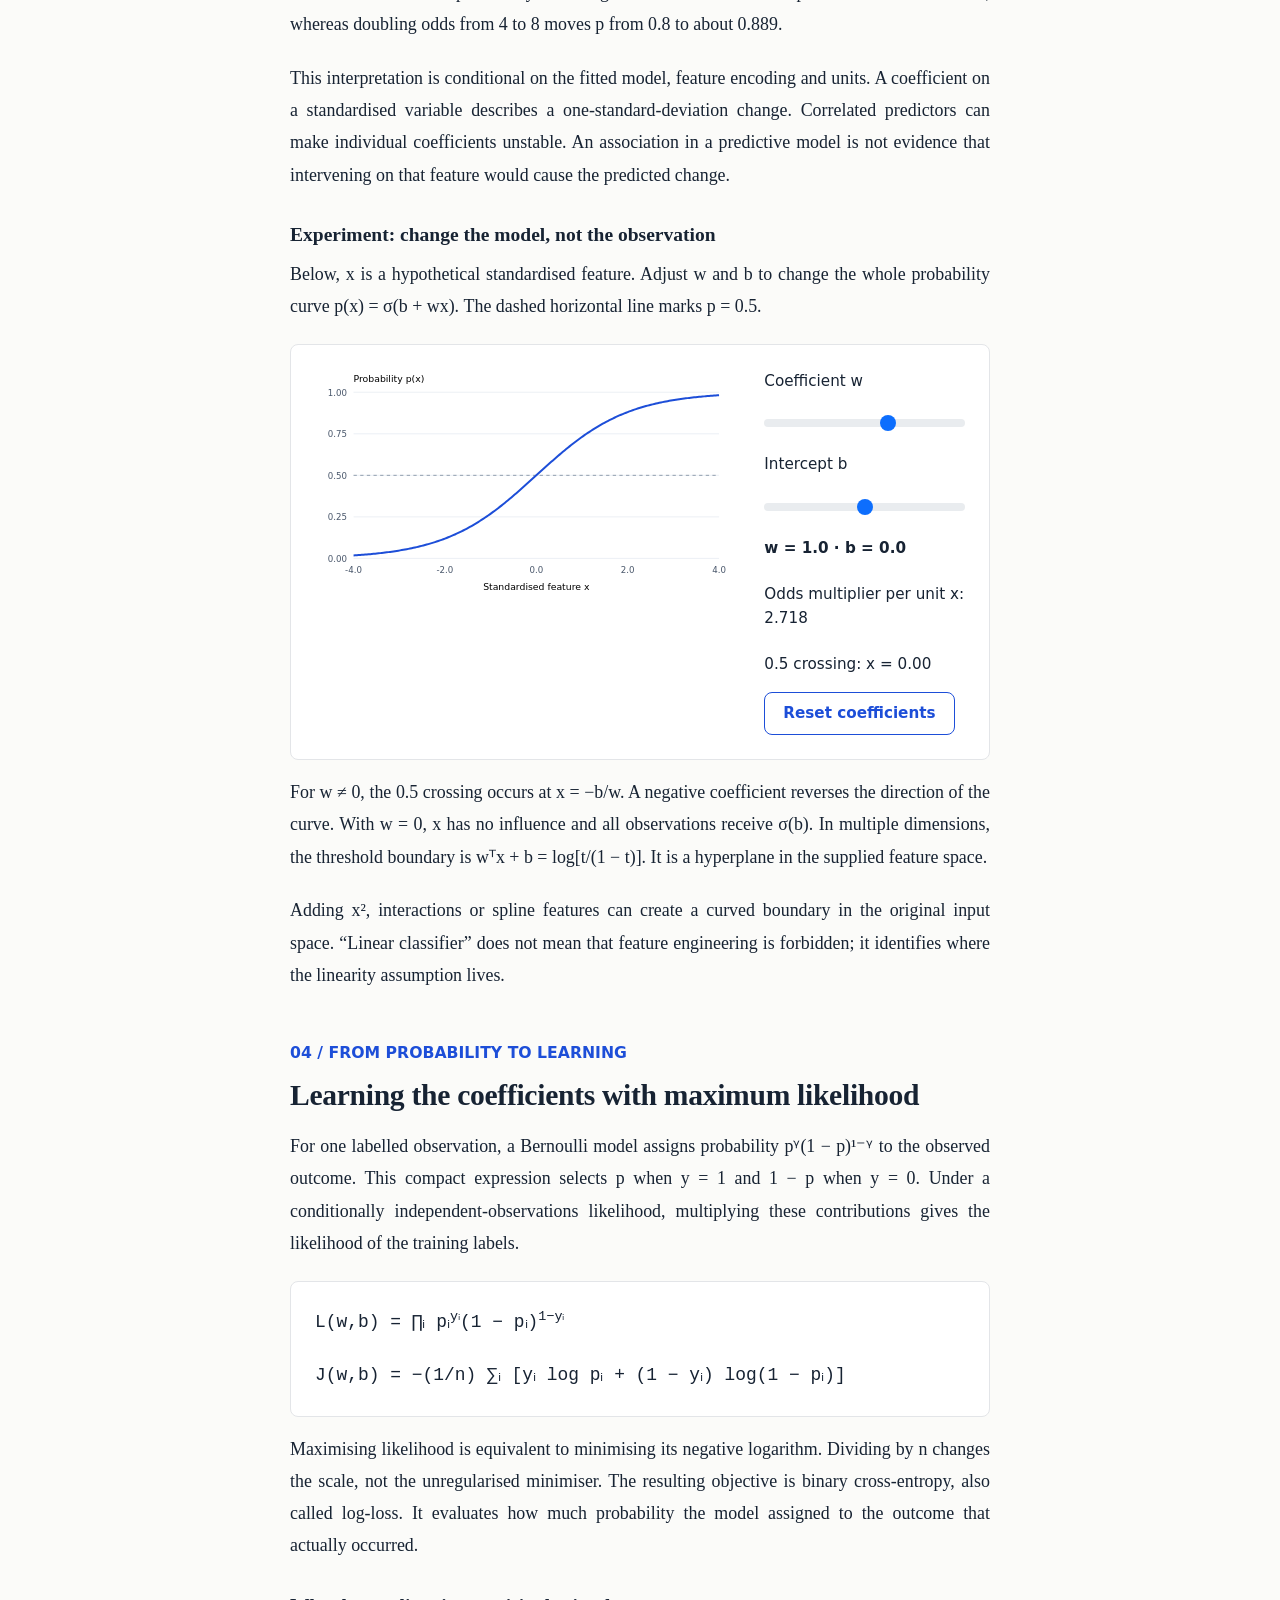
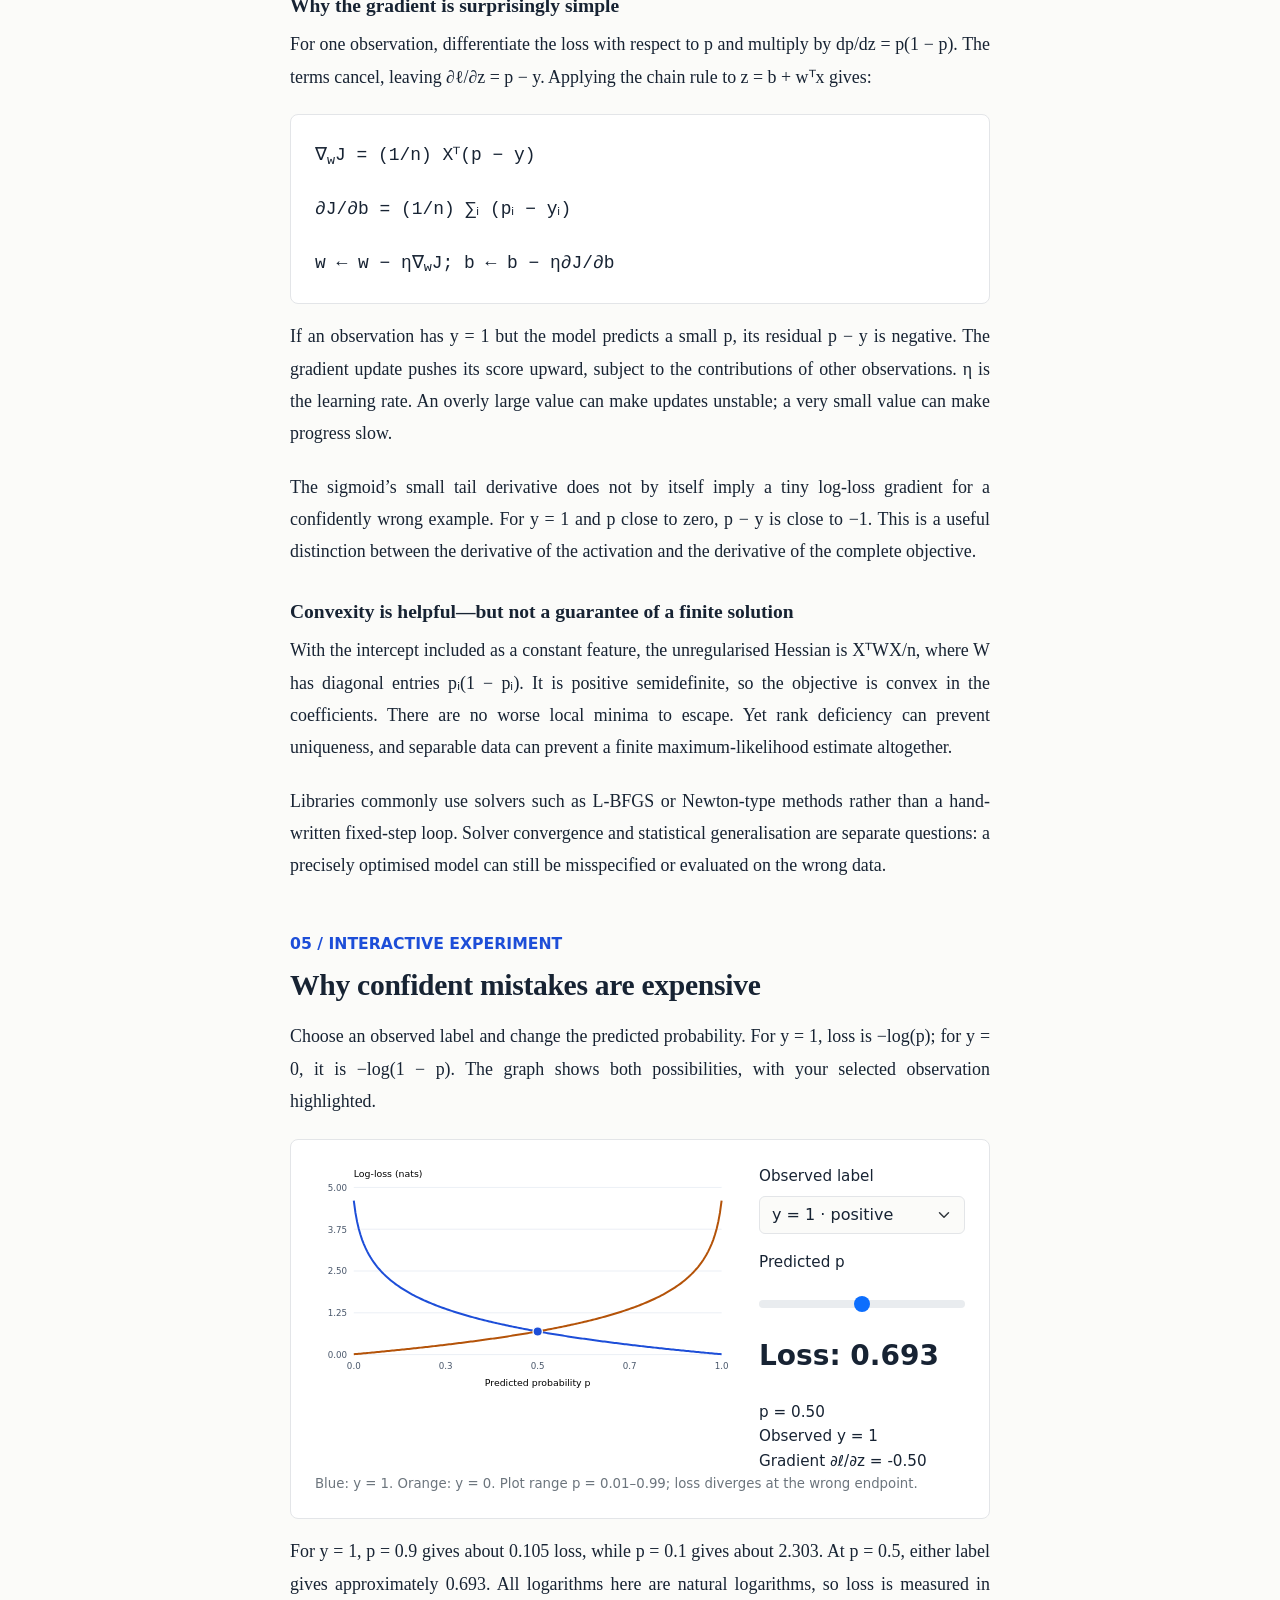
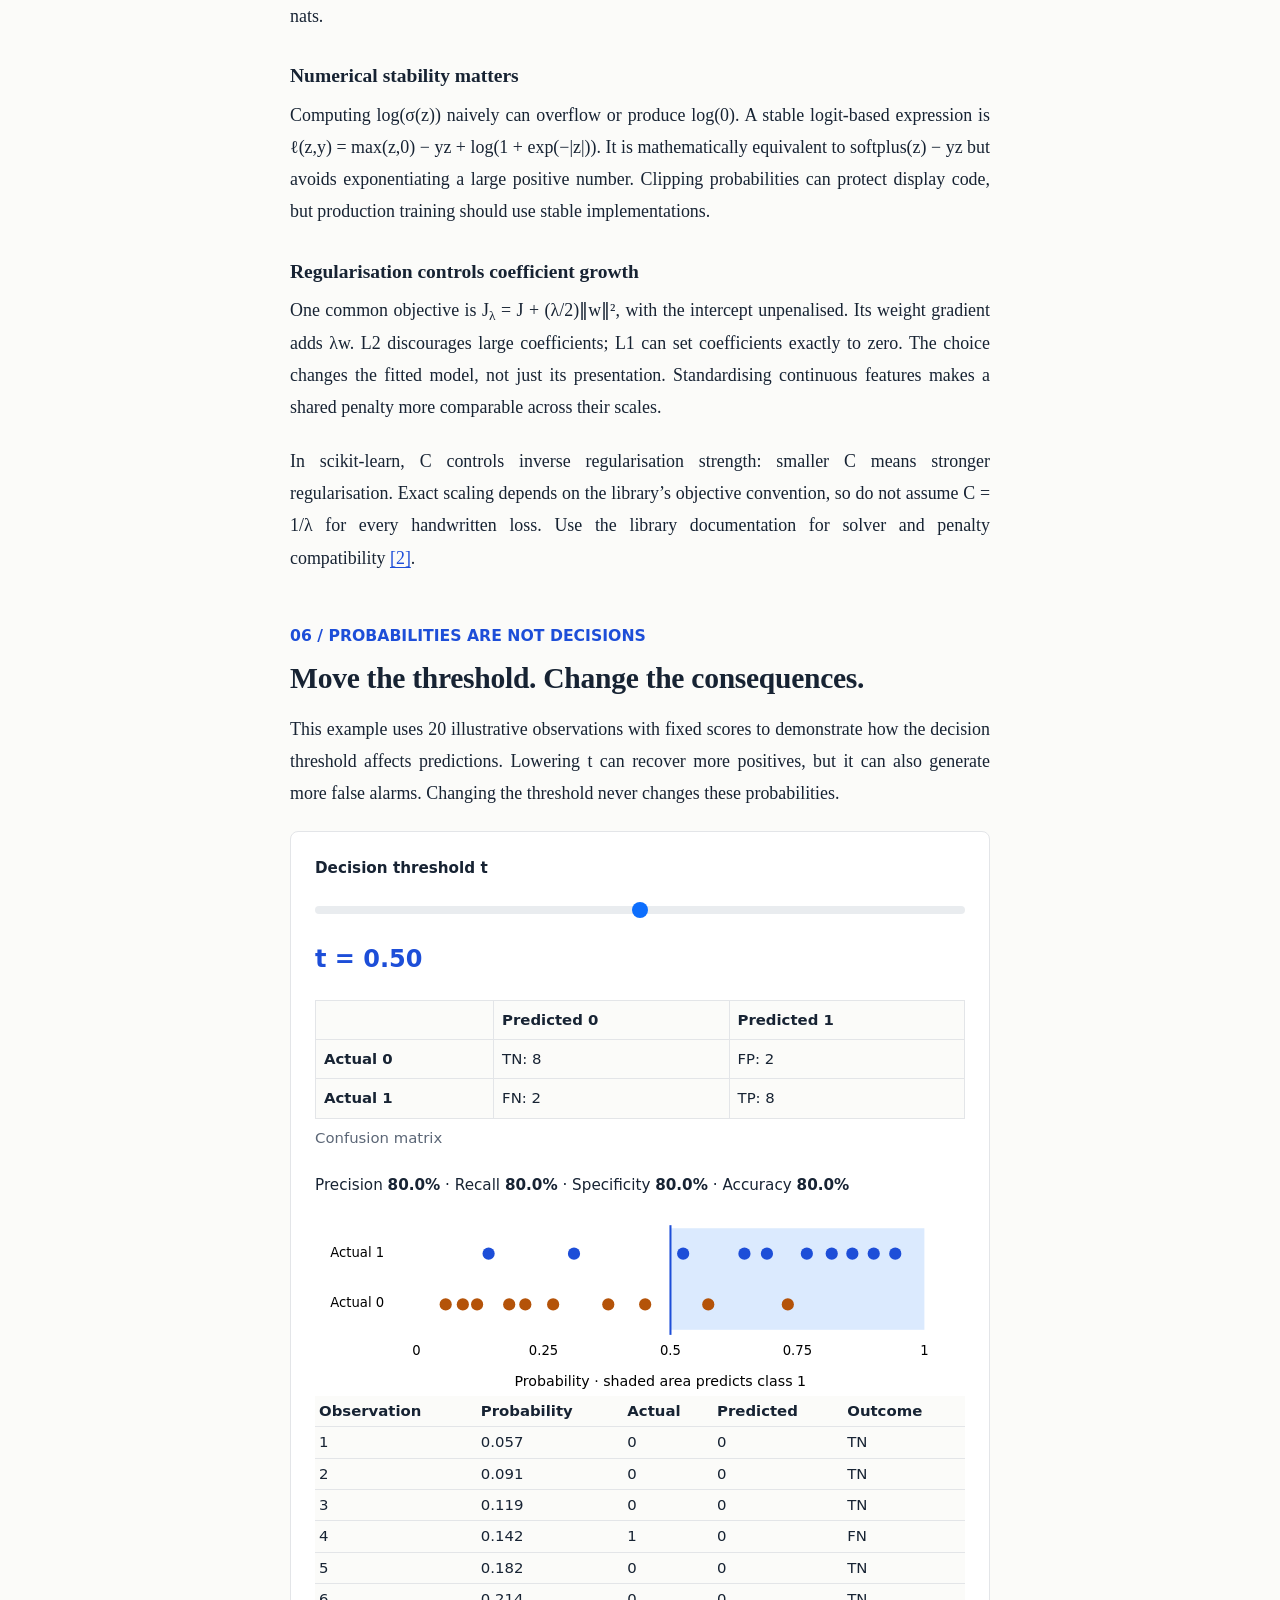
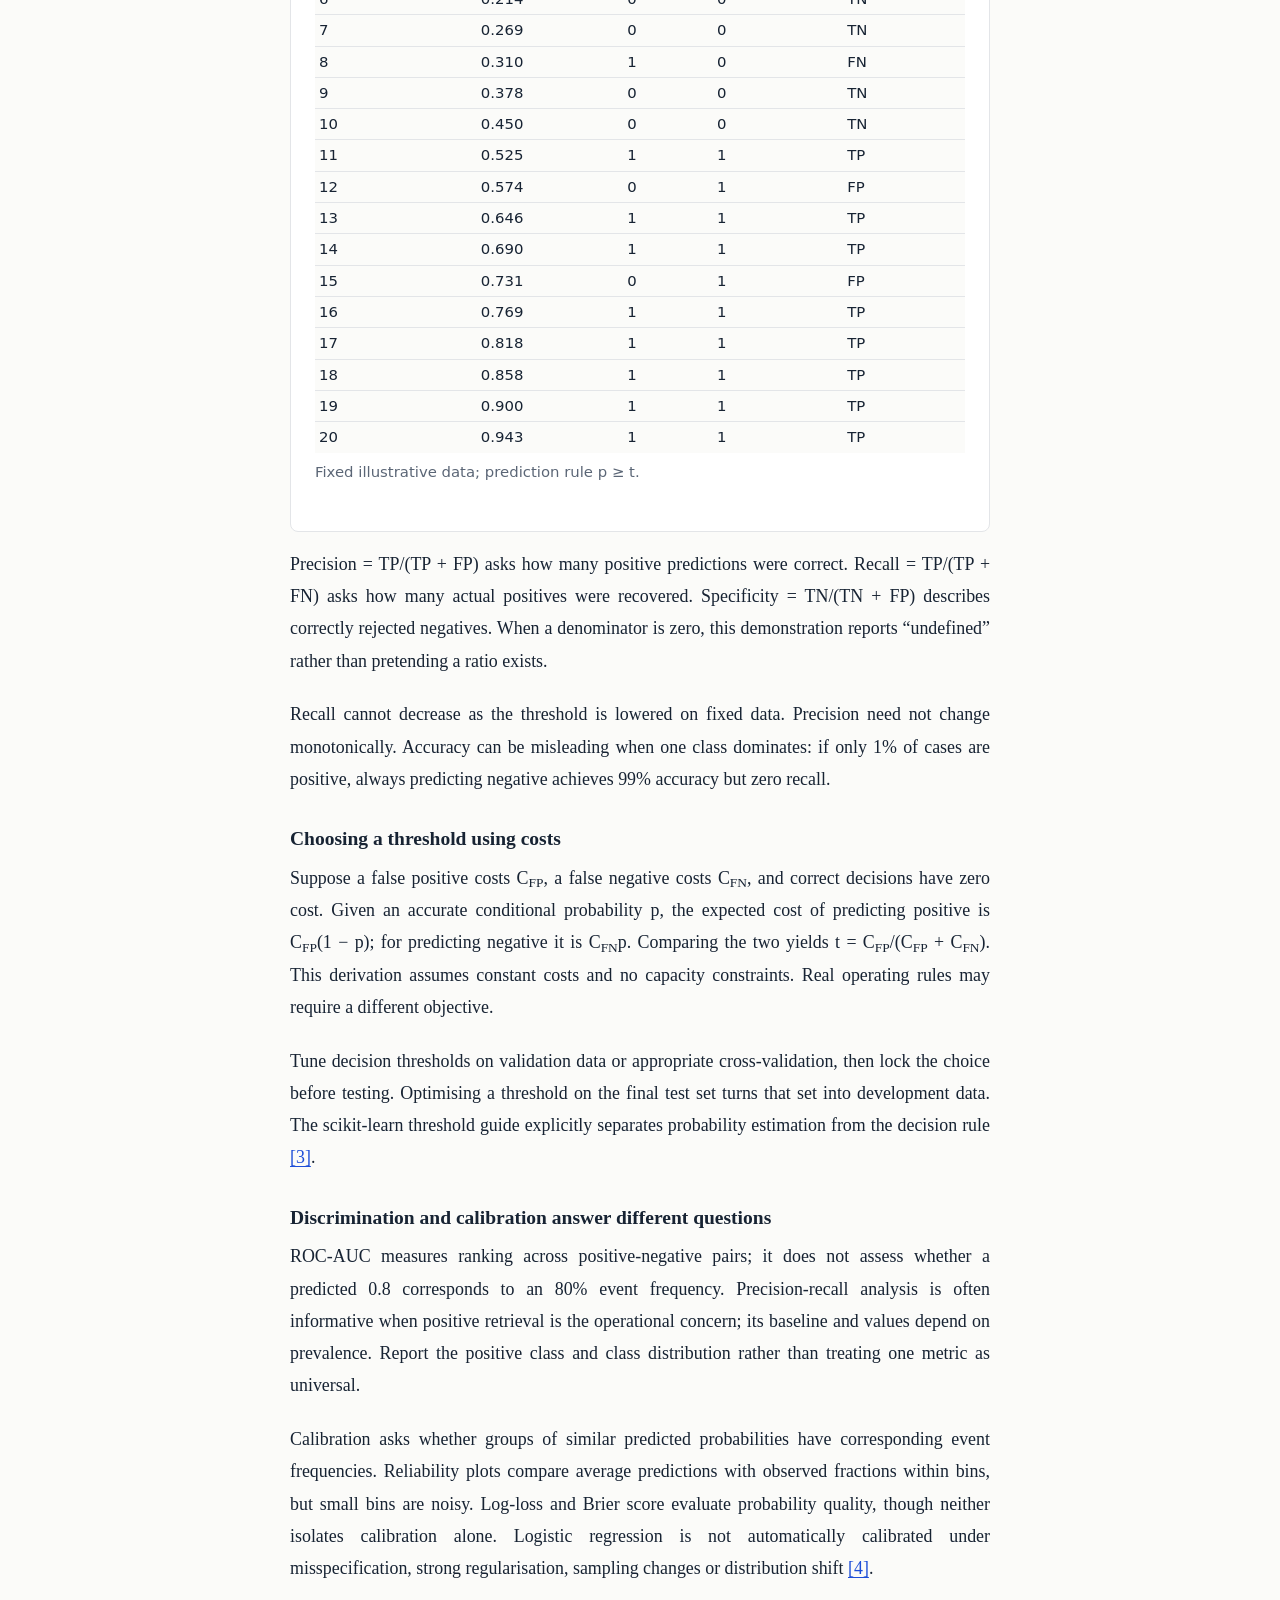
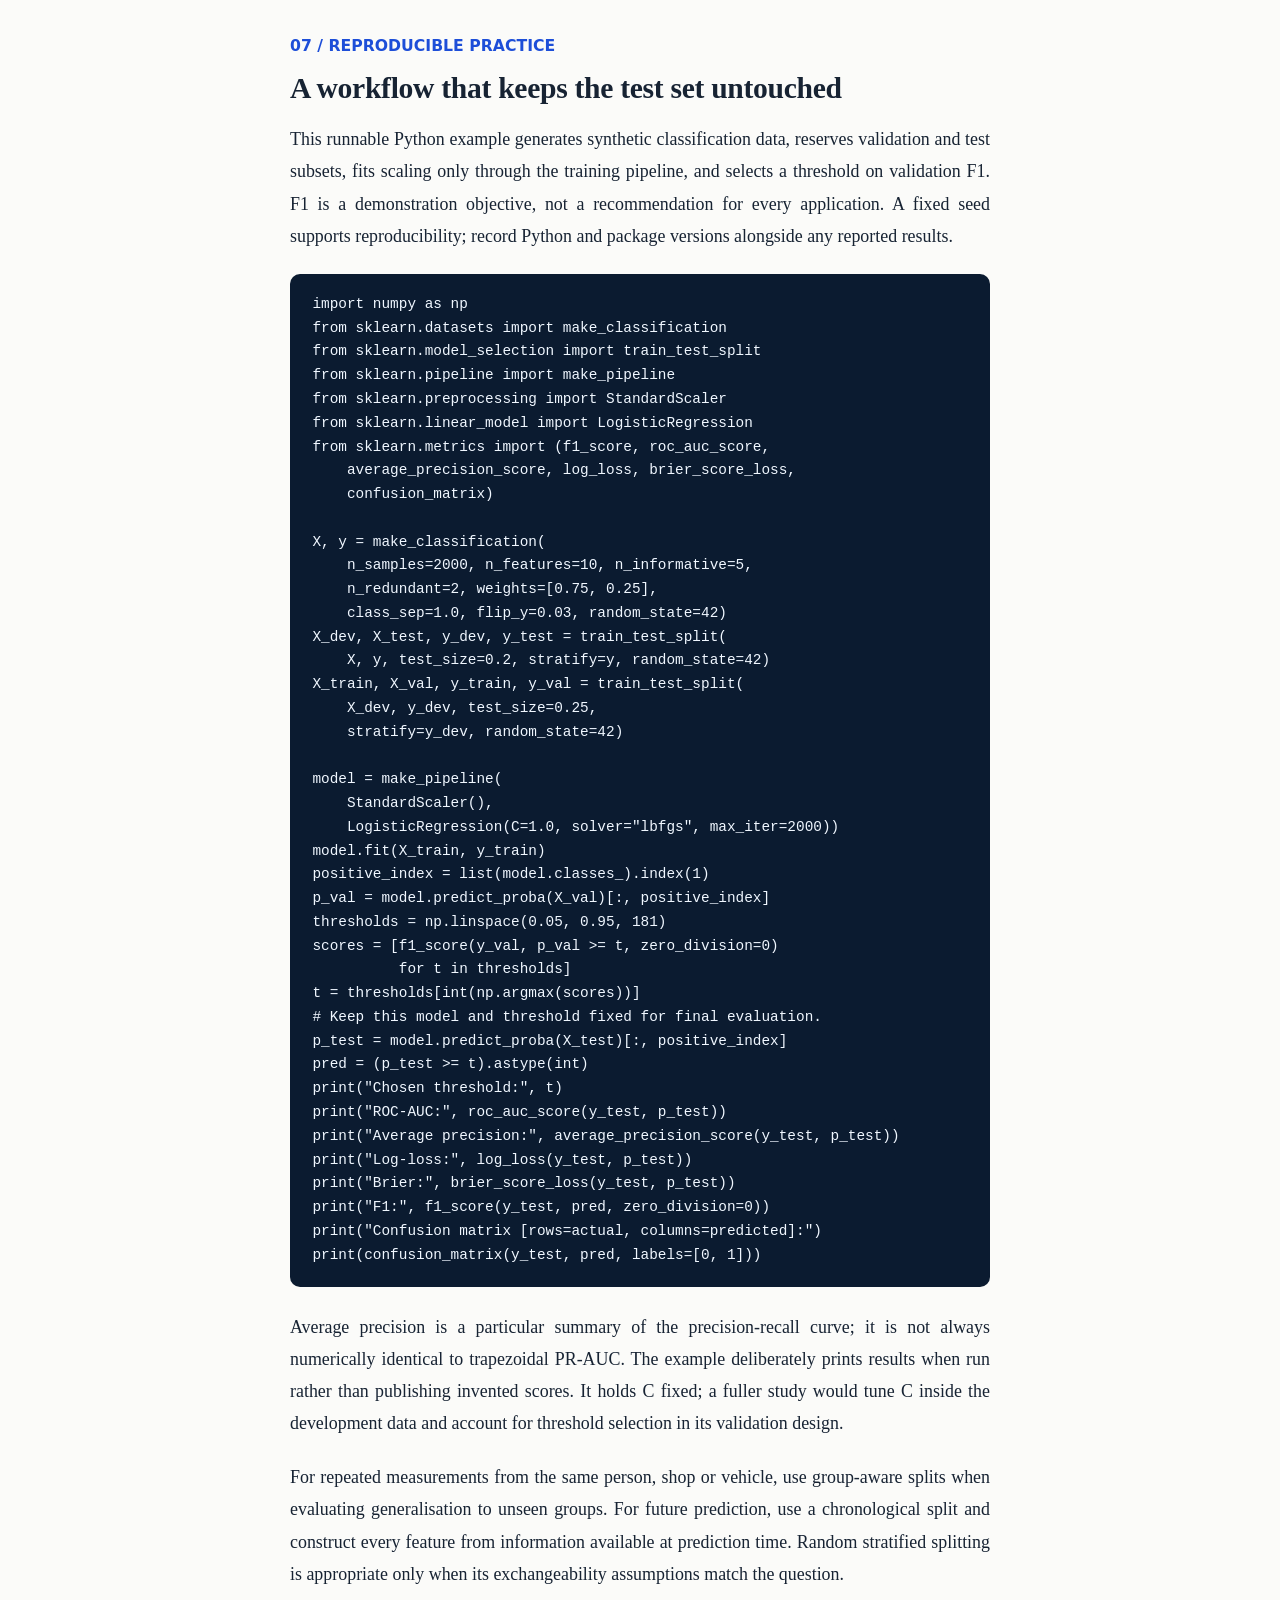
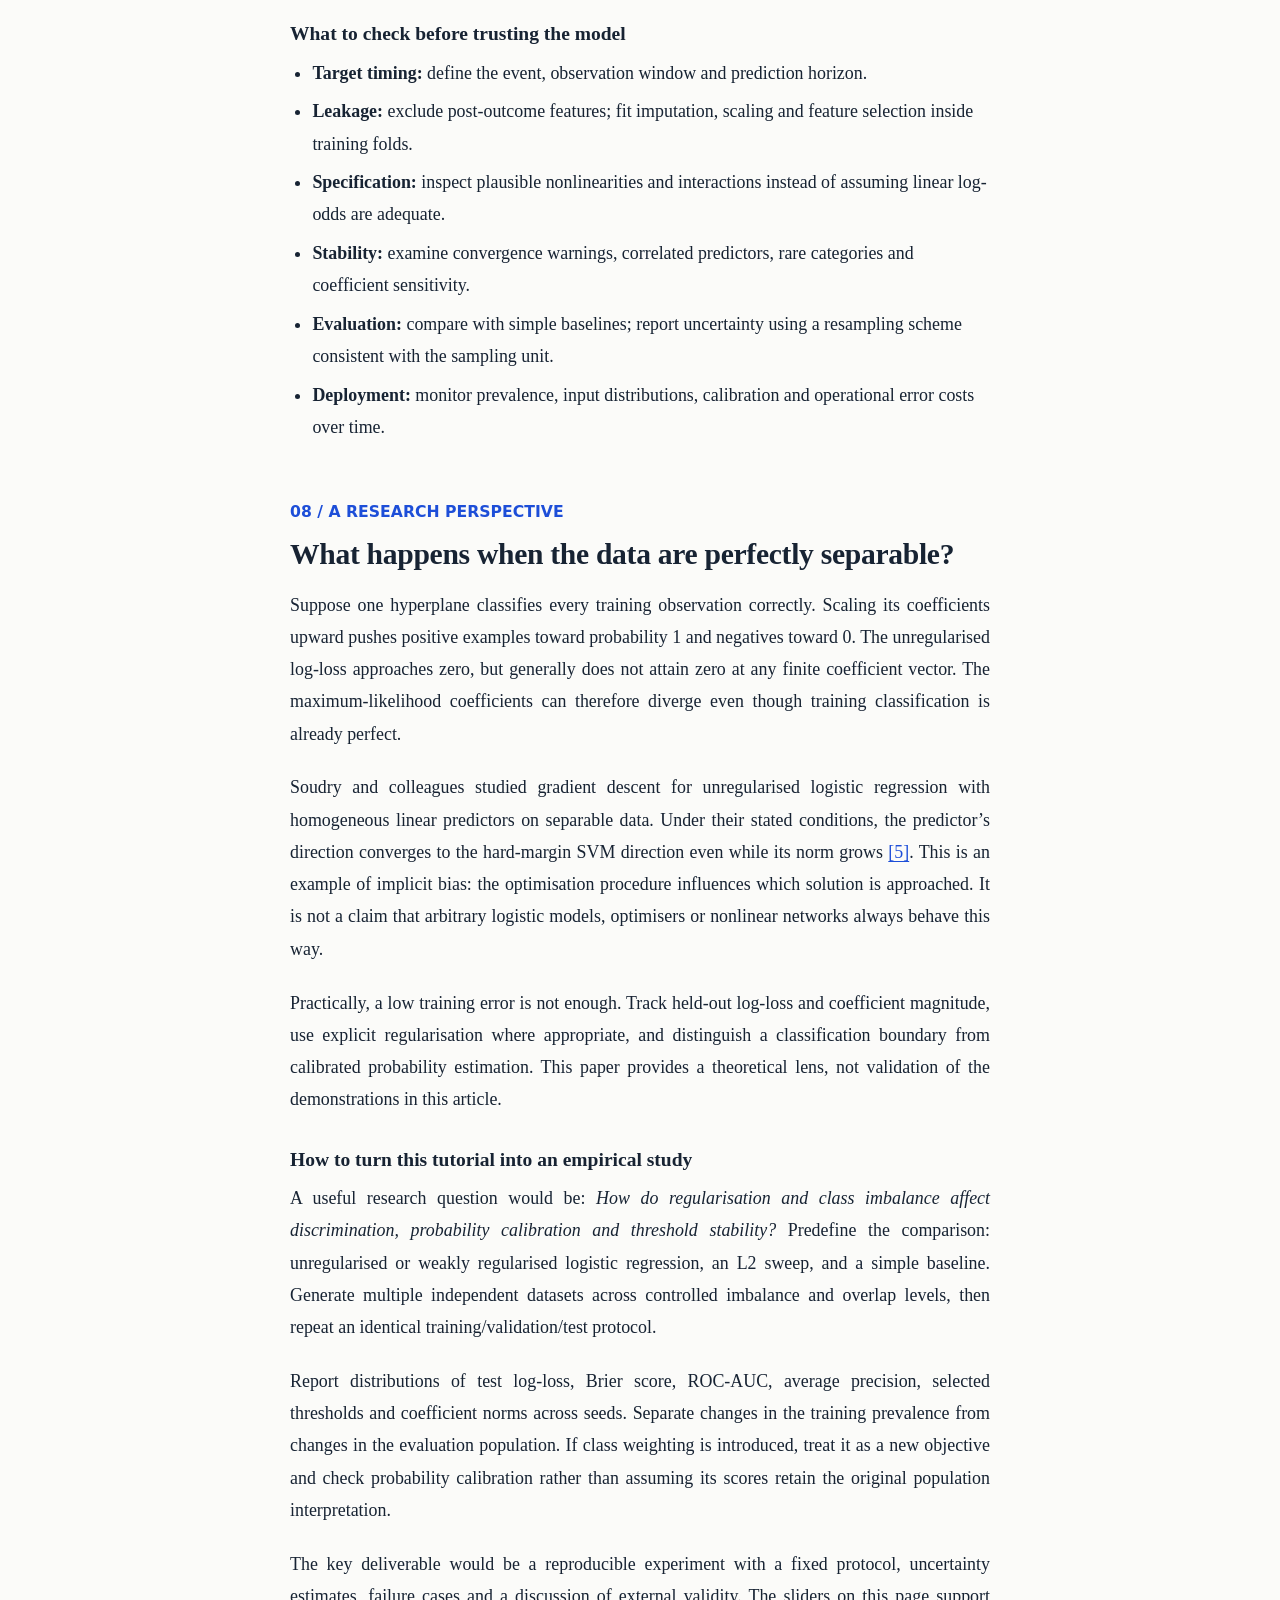
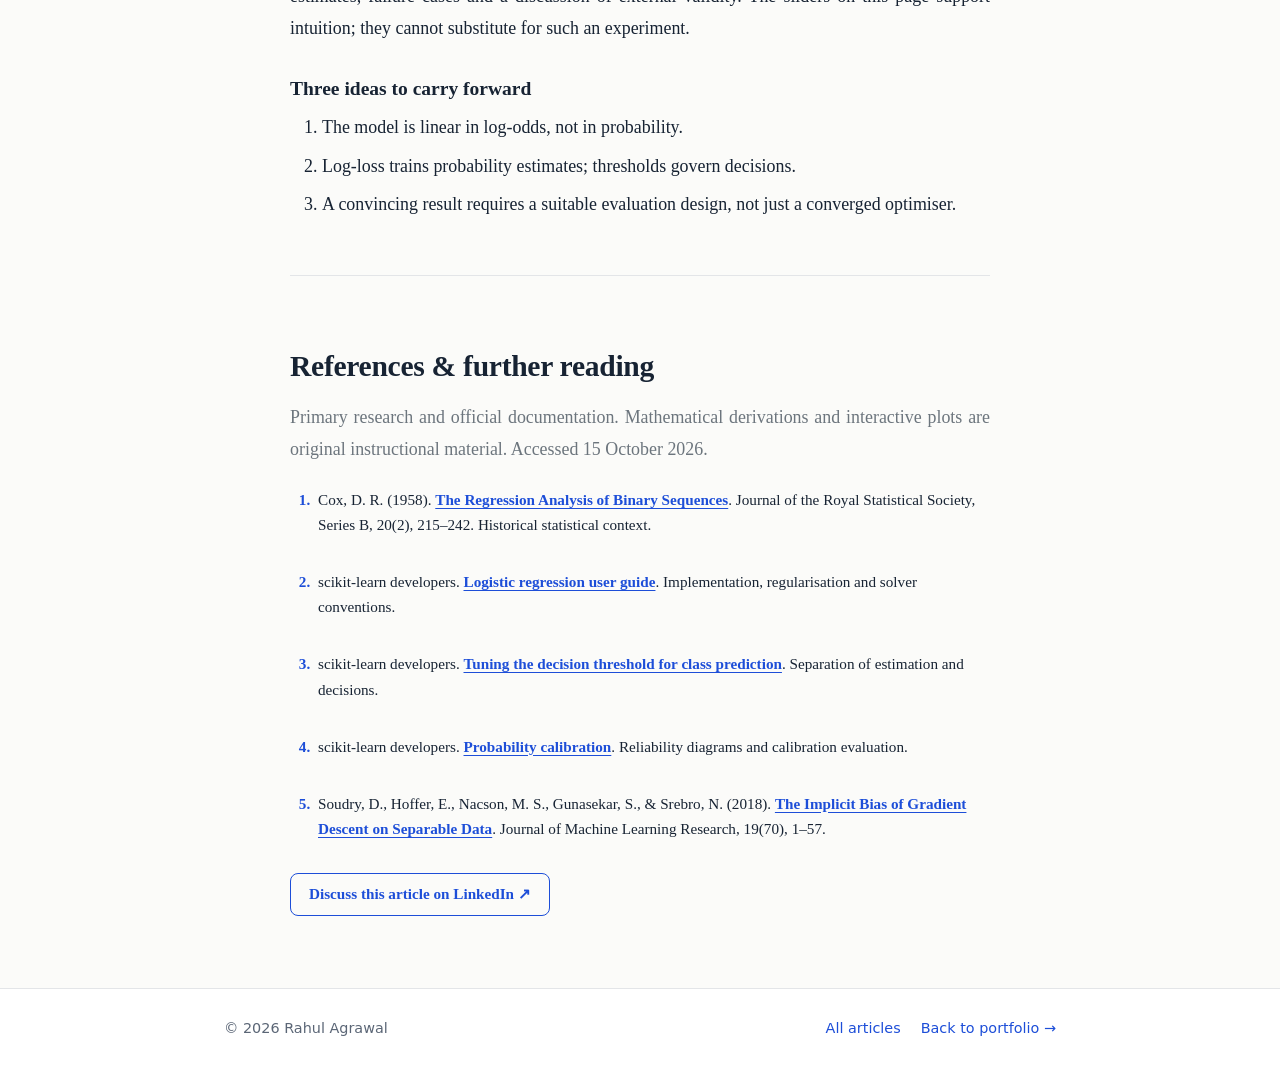
<file: blog/logistic-regression.html>
<!doctype html>
<html lang="en">

<head>
    <meta charset="utf-8">
    <meta name="viewport" content="width=device-width, initial-scale=1">
    <meta name="author" content="Rahul Agrawal">
    <meta name="description"
        content="Explore logistic regression through interactive sigmoid, coefficient, log-loss and decision-threshold experiments, mathematical derivations and research references.">
    <title>Logistic Regression: From Scores to Decisions | Rahul Agrawal</title>
    <link rel="canonical" href="https://rahulagrawal.com.np/blog/logistic-regression.html">
    <meta property="og:type" content="article">
    <meta property="og:title" content="Logistic Regression: From Scores to Decisions">
    <meta property="og:description"
        content="An interactive guide to sigmoid, log-odds, maximum likelihood, regularisation and model evaluation.">
    <meta property="og:url" content="https://rahulagrawal.com.np/blog/logistic-regression.html">
    <meta name="twitter:card" content="summary">
    <link rel="icon" href="../assets/favicon.ico" type="image/x-icon">
    <!-- Bootstrap provides the experiment grids, form controls and utilities. -->
    <link rel="stylesheet" href="https://cdn.jsdelivr.net/npm/bootstrap@5.3.3/dist/css/bootstrap.min.css">
    <!-- Keep your shared stylesheet unchanged; article overrides load last. -->
    <link rel="stylesheet" href="styles/style.css">
    <link rel="stylesheet" href="styles/logistic.css">
    <script src="scripts/script.js" defer></script>
</head>

<body class="logistic-article">
    <header class="site-header">
        <div class="wrap">
            <a class="brand" href="../index.html">Rahul Agrawal</a>
            <nav class="site-nav" aria-label="Main">
                <a href="../index.html">Portfolio</a>
                <a href="index.html" aria-current="page">Writing</a>
            </nav>
        </div>
    </header>
    <main class="wrap">
        <article>
            <header class="article-head prose">
                <a href="index.html" class="back">← All articles</a>
                <p class="kind">Interactive technical guide · Machine learning foundations</p>
                <h1 class="article-title">Logistic Regression: From Scores to Decisions</h1>
                <p class="article-subtitle">Move a slider. Inspect a probability. Follow the mathematics from a linear
                    score to a trained classifier, and explore how predictions become decisions.</p>
                <div class="byline"><span><strong>Rahul Agrawal</strong> · MSc AI &amp; Data Science</span><span>Approx.
                        20 min read + experiments</span></div>
            </header>
            <div class="prose mt-4">
                <ul class="tags" aria-label="Topics">
                    <li>Logistic regression</li>
                    <li>Python</li>
                    <li>Interactive graphs</li>
                    <li>Statistical learning</li>
                </ul>
                <nav class="contents" aria-labelledby="contents-title">
                    <h2 id="contents-title">In this article</h2>
                    <ol>
                        <li><a href="#model">The modelling question</a></li>
                        <li><a href="#sigmoid">The sigmoid explorer</a></li>
                        <li><a href="#odds">Log-odds and coefficients</a></li>
                        <li><a href="#fit">Maximum likelihood and gradients</a></li>
                        <li><a href="#loss">Log-loss and regularisation</a></li>
                        <li><a href="#threshold">Thresholds and evaluation</a></li>
                        <li><a href="#practice">A reproducible Python workflow</a></li>
                        <li><a href="#research">A research perspective</a></li>
                        <li><a href="#references">References and further reading</a></li>
                    </ol>
                </nav>
            </div>
            <div class="prose article-body">
                <section id="model" class="mb-5">
                    <p class="text-primary small fw-bold">01 / THE MODELLING QUESTION</p>
                    <h2 class="fw-bold">Why does a classifier have “regression” in its name?</h2>
                    <p>Imagine predicting whether a customer will cancel a subscription in the next month. The observed
                        outcome is binary: cancellation is 1, retention is 0. But before that month ends, a model should
                        express uncertainty. A probability of 0.72 is more informative than a bare “yes”: it can support
                        prioritisation, capacity planning and decisions with different error costs.</p>
                    <p>Binary logistic regression models the conditional probability <strong>p(x) = P(Y = 1 | X =
                            x)</strong>. It first forms a linear score from the features, then maps that score to a
                        probability. A separate threshold turns the probability into a class label. These are three
                        different operations.</p>
                    <div class="lr-equation bg-white border rounded-3 p-3 p-sm-4 my-4">
                        <p class="fs-4 font-monospace mb-2">z = b + w₁x₁ + ⋯ + w<sub>d</sub>x<sub>d</sub></p>
                        <p class="fs-4 font-monospace mb-2">p = σ(z) = 1 / (1 + e<sup>−z</sup>)</p>
                        <p class="font-monospace mb-0">ŷ = 1 if p ≥ t; otherwise ŷ = 0</p>
                    </div>
                    <p>Here x is a feature vector, w contains learned coefficients, b is an intercept, and t is a
                        decision threshold. The score z can be any real number. The sigmoid produces a number strictly
                        between 0 and 1 for finite z. That makes it a valid probability parameter, although validity
                        alone does not establish that the probabilities are accurate.</p>
                    <p>Ordinary least squares applied directly to binary outcomes can predict values below zero or above
                        one. Logistic regression instead specifies a Bernoulli outcome model with a linear relationship
                        on the <em>log-odds</em> scale. Its probability curve is nonlinear, but the model remains linear
                        in the supplied features on that transformed scale. The classic statistical treatment includes
                        Cox’s work on binary sequences <a href="#ref1">[1]</a>.</p>
                </section>
                <section id="sigmoid" class="mb-5">
                    <p class="text-primary small fw-bold">02 / INTERACTIVE EXPERIMENT</p>
                    <h2 class="fw-bold">Turn a score into a probability</h2>
                    <p>The sigmoid has a midpoint at z = 0, where the probability is exactly 0.5. Positive scores favour
                        class 1; negative scores favour class 0. Equal movements in z do not produce equal movements in
                        probability.</p>
                    <div class="lr-lab bg-white border rounded-3 p-3 p-sm-4">
                        <div class="row g-4">
                            <div class="col-md-8"><svg aria-describedby="sigplot-description" id="sigplot"
                                    viewBox="0 0 640 340" class="w-100" role="img"
                                    aria-label="Sigmoid probability curve with selected score"></svg>
                                <p id="sigplot-description" class="visually-hidden">The sigmoid rises smoothly from
                                    nearly zero at z = −8 to nearly one at z = 8, passing through (0, 0.5).</p>
                            </div>
                            <div class="col-md-4"><label for="z" class="form-label fw-bold">Linear score z</label><input
                                    class="form-range" id="z" type="range" min="-8" max="8" step="0.1" value="0"><output
                                    id="sigout" class="d-block" aria-live="polite"></output><button
                                    class="btn btn-outline-primary btn-sm mt-3" id="resetSig">Reset to z = 0</button>
                            </div>
                        </div>
                        <p class="small text-secondary mb-0">Try z = −2, 0 and 2. Then compare a one-unit change near
                            the centre with a one-unit change near either tail.</p>
                    </div>
                    <h3 class="h4 mt-4">What the slope tells us</h3>
                    <p class="font-monospace fs-5">dσ/dz = σ(z)[1 − σ(z)] = p(1 − p)</p>
                    <p>The slope peaks at 0.25 when p = 0.5 and becomes small in the tails. Around an uncertain
                        prediction, a small score change can noticeably alter the probability. Near an extreme
                        prediction, the same score change has less effect. The symmetry σ(−z) = 1 − σ(z) explains why
                        scores of equal magnitude on opposite sides of zero produce complementary probabilities.</p>
                    <p>Do not interpret z = 2 as “twice as likely” as z = 1. Scores are log-odds, and the transformation
                        is nonlinear. The explorer reports the score, probability, odds and local slope together so that
                        you can see these distinctions directly.</p>
                </section>
                <section id="odds" class="mb-5">
                    <p class="text-primary small fw-bold">03 / INTERPRETATION &amp; GEOMETRY</p>
                    <h2 class="fw-bold">The linear relationship is in the log-odds</h2>
                    <p>Odds compare the probability of an event with the probability of its complement. If p = 0.8, the
                        odds are 0.8/0.2 = 4, often written 4:1. Taking their natural logarithm gives the logit.
                        Rearranging the sigmoid yields:</p>
                    <div class="lr-equation bg-white border rounded-3 p-3 p-sm-4 fs-5 font-monospace">log[p / (1 − p)] =
                        b + wᵀx</div>
                    <p class="mt-3">Holding other features constant, increasing feature xⱼ by one unit changes the
                        log-odds by wⱼ and multiplies the odds by exp(wⱼ). A coefficient of approximately 0.693
                        therefore doubles the odds. It does not double the probability: doubling odds from 1 to 2 moves
                        p from 0.5 to about 0.667, whereas doubling odds from 4 to 8 moves p from 0.8 to about 0.889.
                    </p>
                    <p>This interpretation is conditional on the fitted model, feature encoding and units. A coefficient
                        on a standardised variable describes a one-standard-deviation change. Correlated predictors can
                        make individual coefficients unstable. An association in a predictive model is not evidence that
                        intervening on that feature would cause the predicted change.</p>
                    <h3 class="h4">Experiment: change the model, not the observation</h3>
                    <p>Below, x is a hypothetical standardised feature. Adjust w and b to change the whole probability
                        curve p(x) = σ(b + wx). The dashed horizontal line marks p = 0.5.</p>
                    <div class="lr-lab bg-white border rounded-3 p-3 p-sm-4">
                        <div class="row">
                            <div class="col-md-8"><svg aria-describedby="coefplot-description" id="coefplot"
                                    viewBox="0 0 640 340" class="w-100" role="img"
                                    aria-label="Probability versus feature value for adjustable coefficient and intercept"></svg>
                                <p id="coefplot-description" class="visually-hidden">Adjusting the coefficient changes
                                    the slope and direction; adjusting the intercept changes the probability at x = 0.
                                </p>
                            </div>
                            <div class="col-md-4"><label class="form-label" for="w">Coefficient w</label><input
                                    class="form-range" type="range" id="w" min="-4" max="4" step="0.1" value="1"><label
                                    class="form-label" for="b">Intercept b</label><input class="form-range" type="range"
                                    id="b" min="-4" max="4" step="0.1" value="0"><output id="coefout"
                                    aria-live="polite"></output><button id="resetCoef"
                                    class="btn btn-outline-primary btn-sm mt-3 d-block">Reset coefficients</button>
                            </div>
                        </div>
                    </div>
                    <p class="mt-3">For w ≠ 0, the 0.5 crossing occurs at x = −b/w. A negative coefficient reverses the
                        direction of the curve. With w = 0, x has no influence and all observations receive σ(b). In
                        multiple dimensions, the threshold boundary is wᵀx + b = log[t/(1 − t)]. It is a hyperplane in
                        the supplied feature space.</p>
                    <p>Adding x², interactions or spline features can create a curved boundary in the original input
                        space. “Linear classifier” does not mean that feature engineering is forbidden; it identifies
                        where the linearity assumption lives.</p>
                </section>
                <section id="fit" class="mb-5">
                    <p class="text-primary small fw-bold">04 / FROM PROBABILITY TO LEARNING</p>
                    <h2 class="fw-bold">Learning the coefficients with maximum likelihood</h2>
                    <p>For one labelled observation, a Bernoulli model assigns probability pᵞ(1 − p)¹⁻ᵞ to the observed
                        outcome. This compact expression selects p when y = 1 and 1 − p when y = 0. Under a
                        conditionally independent-observations likelihood, multiplying these contributions gives the
                        likelihood of the training labels.</p>
                    <div class="lr-equation bg-white border rounded-3 p-3 p-sm-4 font-monospace">
                        <p>L(w,b) = ∏ᵢ pᵢ<sup>yᵢ</sup>(1 − pᵢ)<sup>1−yᵢ</sup></p>
                        <p class="mb-0">J(w,b) = −(1/n) ∑ᵢ [yᵢ log pᵢ + (1 − yᵢ) log(1 − pᵢ)]</p>
                    </div>
                    <p class="mt-3">Maximising likelihood is equivalent to minimising its negative logarithm. Dividing
                        by n changes the scale, not the unregularised minimiser. The resulting objective is binary
                        cross-entropy, also called log-loss. It evaluates how much probability the model assigned to the
                        outcome that actually occurred.</p>
                    <h3 class="h4">Why the gradient is surprisingly simple</h3>
                    <p>For one observation, differentiate the loss with respect to p and multiply by dp/dz = p(1 − p).
                        The terms cancel, leaving ∂ℓ/∂z = p − y. Applying the chain rule to z = b + wᵀx gives:</p>
                    <div class="lr-equation bg-white border rounded-3 p-3 p-sm-4 font-monospace">
                        <p>∇<sub>w</sub>J = (1/n) Xᵀ(p − y)</p>
                        <p>∂J/∂b = (1/n) ∑ᵢ (pᵢ − yᵢ)</p>
                        <p class="mb-0">w ← w − η∇<sub>w</sub>J; b ← b − η∂J/∂b</p>
                    </div>
                    <p class="mt-3">If an observation has y = 1 but the model predicts a small p, its residual p − y is
                        negative. The gradient update pushes its score upward, subject to the contributions of other
                        observations. η is the learning rate. An overly large value can make updates unstable; a very
                        small value can make progress slow.</p>
                    <p>The sigmoid’s small tail derivative does not by itself imply a tiny log-loss gradient for a
                        confidently wrong example. For y = 1 and p close to zero, p − y is close to −1. This is a useful
                        distinction between the derivative of the activation and the derivative of the complete
                        objective.</p>
                    <h3 class="h4">Convexity is helpful—but not a guarantee of a finite solution</h3>
                    <p>With the intercept included as a constant feature, the unregularised Hessian is XᵀWX/n, where W
                        has diagonal entries pᵢ(1 − pᵢ). It is positive semidefinite, so the objective is convex in the
                        coefficients. There are no worse local minima to escape. Yet rank deficiency can prevent
                        uniqueness, and separable data can prevent a finite maximum-likelihood estimate altogether.</p>
                    <p>Libraries commonly use solvers such as L-BFGS or Newton-type methods rather than a hand-written
                        fixed-step loop. Solver convergence and statistical generalisation are separate questions: a
                        precisely optimised model can still be misspecified or evaluated on the wrong data.</p>
                </section>
                <section id="loss" class="mb-5">
                    <p class="text-primary small fw-bold">05 / INTERACTIVE EXPERIMENT</p>
                    <h2 class="fw-bold">Why confident mistakes are expensive</h2>
                    <p>Choose an observed label and change the predicted probability. For y = 1, loss is −log(p); for y
                        = 0, it is −log(1 − p). The graph shows both possibilities, with your selected observation
                        highlighted.</p>
                    <div class="lr-lab bg-white border rounded-3 p-3 p-sm-4">
                        <div class="row g-3">
                            <div class="col-md-8"><svg aria-describedby="lossplot-description" id="lossplot"
                                    viewBox="0 0 640 340" class="w-100" role="img"
                                    aria-label="Binary log-loss curves for both observed classes"></svg>
                                <p id="lossplot-description" class="visually-hidden">For an actual positive, loss
                                    decreases as predicted probability rises; for an actual negative, loss increases.
                                </p>
                            </div>
                            <div class="col-md-4"><label for="label" class="form-label">Observed label</label><select
                                    id="label" class="form-select mb-3">
                                    <option value="1">y = 1 · positive</option>
                                    <option value="0">y = 0 · negative</option>
                                </select><label for="prob" class="form-label">Predicted p</label><input id="prob"
                                    class="form-range" type="range" min="0.01" max="0.99" step="0.01"
                                    value="0.5"><output id="lossout" aria-live="polite"></output></div>
                        </div>
                        <p class="small text-secondary mb-0">Blue: y = 1. Orange: y = 0. Plot range p = 0.01–0.99; loss
                            diverges at the wrong endpoint.</p>
                    </div>
                    <p class="mt-3">For y = 1, p = 0.9 gives about 0.105 loss, while p = 0.1 gives about 2.303. At p =
                        0.5, either label gives approximately 0.693. All logarithms here are natural logarithms, so loss
                        is measured in nats.</p>
                    <h3 class="h4">Numerical stability matters</h3>
                    <p>Computing log(σ(z)) naively can overflow or produce log(0). A stable logit-based expression is
                        ℓ(z,y) = max(z,0) − yz + log(1 + exp(−|z|)). It is mathematically equivalent to softplus(z) − yz
                        but avoids exponentiating a large positive number. Clipping probabilities can protect display
                        code, but production training should use stable implementations.</p>
                    <h3 class="h4">Regularisation controls coefficient growth</h3>
                    <p>One common objective is J<sub>λ</sub> = J + (λ/2)‖w‖², with the intercept unpenalised. Its weight
                        gradient adds λw. L2 discourages large coefficients; L1 can set coefficients exactly to zero.
                        The choice changes the fitted model, not just its presentation. Standardising continuous
                        features makes a shared penalty more comparable across their scales.</p>
                    <p>In scikit-learn, C controls inverse regularisation strength: smaller C means stronger
                        regularisation. Exact scaling depends on the library’s objective convention, so do not assume C
                        = 1/λ for every handwritten loss. Use the library documentation for solver and penalty
                        compatibility <a href="#ref2">[2]</a>.</p>
                </section>
                <section id="threshold" class="mb-5">
                    <p class="text-primary small fw-bold">06 / PROBABILITIES ARE NOT DECISIONS</p>
                    <h2 class="fw-bold">Move the threshold. Change the consequences.</h2>
                    <p>This example uses 20 illustrative observations with fixed scores to demonstrate how the decision
                        threshold affects predictions. Lowering t can recover more positives, but it can also generate
                        more false alarms. Changing the threshold never changes these probabilities.</p>
                    <div class="lr-lab bg-white border rounded-3 p-3 p-sm-4"><label class="form-label fw-bold"
                            for="thresholdInput">Decision threshold t</label><input class="form-range"
                            id="thresholdInput" type="range" min="0" max="1" step="0.01" value="0.5">
                        <div id="thresholdout" aria-live="polite"></div><svg
                            aria-describedby="thresholdplot-description" id="thresholdplot" viewBox="0 0 640 180"
                            class="w-100 mt-3" role="img"
                            aria-label="Fixed probabilities with positive and negative labels and decision threshold"></svg>
                        <p id="thresholdplot-description" class="visually-hidden">Each dot is a labelled observation.
                            The shaded region contains probabilities at or above the selected threshold.</p>
                        <div class="table-responsive">
                            <table class="table table-sm">
                                <caption>Fixed illustrative data; prediction rule p ≥ t.</caption>
                                <thead>
                                    <tr>
                                        <th>Observation</th>
                                        <th>Probability</th>
                                        <th>Actual</th>
                                        <th>Predicted</th>
                                        <th>Outcome</th>
                                    </tr>
                                </thead>
                                <tbody id="observations"></tbody>
                            </table>
                        </div>
                    </div>
                    <p class="mt-3">Precision = TP/(TP + FP) asks how many positive predictions were correct. Recall =
                        TP/(TP + FN) asks how many actual positives were recovered. Specificity = TN/(TN + FP) describes
                        correctly rejected negatives. When a denominator is zero, this demonstration reports “undefined”
                        rather than pretending a ratio exists.</p>
                    <p>Recall cannot decrease as the threshold is lowered on fixed data. Precision need not change
                        monotonically. Accuracy can be misleading when one class dominates: if only 1% of cases are
                        positive, always predicting negative achieves 99% accuracy but zero recall.</p>
                    <h3 class="h4">Choosing a threshold using costs</h3>
                    <p>Suppose a false positive costs C<sub>FP</sub>, a false negative costs C<sub>FN</sub>, and correct
                        decisions have zero cost. Given an accurate conditional probability p, the expected cost of
                        predicting positive is C<sub>FP</sub>(1 − p); for predicting negative it is C<sub>FN</sub>p.
                        Comparing the two yields t = C<sub>FP</sub>/(C<sub>FP</sub> + C<sub>FN</sub>). This derivation
                        assumes constant costs and no capacity constraints. Real operating rules may require a different
                        objective.</p>
                    <p>Tune decision thresholds on validation data or appropriate cross-validation, then lock the choice
                        before testing. Optimising a threshold on the final test set turns that set into development
                        data. The scikit-learn threshold guide explicitly separates probability estimation from the
                        decision rule <a href="#ref3">[3]</a>.</p>
                    <h3 class="h4">Discrimination and calibration answer different questions</h3>
                    <p>ROC-AUC measures ranking across positive-negative pairs; it does not assess whether a predicted
                        0.8 corresponds to an 80% event frequency. Precision-recall analysis is often informative when
                        positive retrieval is the operational concern; its baseline and values depend on prevalence.
                        Report the positive class and class distribution rather than treating one metric as universal.
                    </p>
                    <p>Calibration asks whether groups of similar predicted probabilities have corresponding event
                        frequencies. Reliability plots compare average predictions with observed fractions within bins,
                        but small bins are noisy. Log-loss and Brier score evaluate probability quality, though neither
                        isolates calibration alone. Logistic regression is not automatically calibrated under
                        misspecification, strong regularisation, sampling changes or distribution shift <a
                            href="#ref4">[4]</a>.</p>
                </section>
                <section id="practice" class="mb-5">
                    <p class="text-primary small fw-bold">07 / REPRODUCIBLE PRACTICE</p>
                    <h2 class="fw-bold">A workflow that keeps the test set untouched</h2>
                    <p>This runnable Python example generates synthetic classification data, reserves validation and
                        test subsets, fits scaling only through the training pipeline, and selects a threshold on
                        validation F1. F1 is a demonstration objective, not a recommendation for every application. A
                        fixed seed supports reproducibility; record Python and package versions alongside any reported
                        results.</p>
                    <pre class="code-panel"><code>import numpy as np
from sklearn.datasets import make_classification
from sklearn.model_selection import train_test_split
from sklearn.pipeline import make_pipeline
from sklearn.preprocessing import StandardScaler
from sklearn.linear_model import LogisticRegression
from sklearn.metrics import (f1_score, roc_auc_score,
    average_precision_score, log_loss, brier_score_loss,
    confusion_matrix)

X, y = make_classification(
    n_samples=2000, n_features=10, n_informative=5,
    n_redundant=2, weights=[0.75, 0.25],
    class_sep=1.0, flip_y=0.03, random_state=42)
X_dev, X_test, y_dev, y_test = train_test_split(
    X, y, test_size=0.2, stratify=y, random_state=42)
X_train, X_val, y_train, y_val = train_test_split(
    X_dev, y_dev, test_size=0.25,
    stratify=y_dev, random_state=42)

model = make_pipeline(
    StandardScaler(),
    LogisticRegression(C=1.0, solver="lbfgs", max_iter=2000))
model.fit(X_train, y_train)
positive_index = list(model.classes_).index(1)
p_val = model.predict_proba(X_val)[:, positive_index]
thresholds = np.linspace(0.05, 0.95, 181)
scores = [f1_score(y_val, p_val &gt;= t, zero_division=0)
          for t in thresholds]
t = thresholds[int(np.argmax(scores))]
# Keep this model and threshold fixed for final evaluation.
p_test = model.predict_proba(X_test)[:, positive_index]
pred = (p_test &gt;= t).astype(int)
print("Chosen threshold:", t)
print("ROC-AUC:", roc_auc_score(y_test, p_test))
print("Average precision:", average_precision_score(y_test, p_test))
print("Log-loss:", log_loss(y_test, p_test))
print("Brier:", brier_score_loss(y_test, p_test))
print("F1:", f1_score(y_test, pred, zero_division=0))
print("Confusion matrix [rows=actual, columns=predicted]:")
print(confusion_matrix(y_test, pred, labels=[0, 1]))</code></pre>
                    <p>Average precision is a particular summary of the precision-recall curve; it is not always
                        numerically identical to trapezoidal PR-AUC. The example deliberately prints results when run
                        rather than publishing invented scores. It holds C fixed; a fuller study would tune C inside the
                        development data and account for threshold selection in its validation design.</p>
                    <p>For repeated measurements from the same person, shop or vehicle, use group-aware splits when
                        evaluating generalisation to unseen groups. For future prediction, use a chronological split and
                        construct every feature from information available at prediction time. Random stratified
                        splitting is appropriate only when its exchangeability assumptions match the question.</p>
                    <h3 class="h4">What to check before trusting the model</h3>
                    <ul>
                        <li><strong>Target timing:</strong> define the event, observation window and prediction horizon.
                        </li>
                        <li><strong>Leakage:</strong> exclude post-outcome features; fit imputation, scaling and feature
                            selection inside training folds.</li>
                        <li><strong>Specification:</strong> inspect plausible nonlinearities and interactions instead of
                            assuming linear log-odds are adequate.</li>
                        <li><strong>Stability:</strong> examine convergence warnings, correlated predictors, rare
                            categories and coefficient sensitivity.</li>
                        <li><strong>Evaluation:</strong> compare with simple baselines; report uncertainty using a
                            resampling scheme consistent with the sampling unit.</li>
                        <li><strong>Deployment:</strong> monitor prevalence, input distributions, calibration and
                            operational error costs over time.</li>
                    </ul>
                </section>
                <section id="research" class="mb-5">
                    <p class="text-primary small fw-bold">08 / A RESEARCH PERSPECTIVE</p>
                    <h2 class="fw-bold">What happens when the data are perfectly separable?</h2>
                    <p>Suppose one hyperplane classifies every training observation correctly. Scaling its coefficients
                        upward pushes positive examples toward probability 1 and negatives toward 0. The unregularised
                        log-loss approaches zero, but generally does not attain zero at any finite coefficient vector.
                        The maximum-likelihood coefficients can therefore diverge even though training classification is
                        already perfect.</p>
                    <p>Soudry and colleagues studied gradient descent for unregularised logistic regression with
                        homogeneous linear predictors on separable data. Under their stated conditions, the predictor’s
                        direction converges to the hard-margin SVM direction even while its norm grows <a
                            href="#ref5">[5]</a>. This is an example of implicit bias: the optimisation procedure
                        influences which solution is approached. It is not a claim that arbitrary logistic models,
                        optimisers or nonlinear networks always behave this way.</p>
                    <p>Practically, a low training error is not enough. Track held-out log-loss and coefficient
                        magnitude, use explicit regularisation where appropriate, and distinguish a classification
                        boundary from calibrated probability estimation. This paper provides a theoretical lens, not
                        validation of the demonstrations in this article.</p>
                    <h3 class="h4">How to turn this tutorial into an empirical study</h3>
                    <p>A useful research question would be: <em>How do regularisation and class imbalance affect
                            discrimination, probability calibration and threshold stability?</em> Predefine the
                        comparison: unregularised or weakly regularised logistic regression, an L2 sweep, and a simple
                        baseline. Generate multiple independent datasets across controlled imbalance and overlap levels,
                        then repeat an identical training/validation/test protocol.</p>
                    <p>Report distributions of test log-loss, Brier score, ROC-AUC, average precision, selected
                        thresholds and coefficient norms across seeds. Separate changes in the training prevalence from
                        changes in the evaluation population. If class weighting is introduced, treat it as a new
                        objective and check probability calibration rather than assuming its scores retain the original
                        population interpretation.</p>
                    <p>The key deliverable would be a reproducible experiment with a fixed protocol, uncertainty
                        estimates, failure cases and a discussion of external validity. The sliders on this page support
                        intuition; they cannot substitute for such an experiment.</p>
                    <h3 class="h4">Three ideas to carry forward</h3>
                    <ol>
                        <li>The model is linear in log-odds, not in probability.</li>
                        <li>Log-loss trains probability estimates; thresholds govern decisions.</li>
                        <li>A convincing result requires a suitable evaluation design, not just a converged optimiser.
                        </li>
                    </ol>
                </section>
                <section id="references" class="border-top pt-4">
                    <h2 class="h3 fw-bold">References &amp; further reading</h2>
                    <p class="text-secondary">Primary research and official documentation. Mathematical derivations and
                        interactive plots are original instructional material. Accessed 15 October 2026.</p>
                    <ol class="reference-list">
                        <li id="ref1" class="mb-3">Cox, D. R. (1958). <a href="https://www.jstor.org/stable/2983890">The
                                Regression Analysis of Binary Sequences</a>. Journal of the Royal Statistical Society,
                            Series B, 20(2), 215–242. Historical statistical context.</li>
                        <li id="ref2" class="mb-3">scikit-learn developers. <a
                                href="https://scikit-learn.org/stable/modules/linear_model.html#logistic-regression">Logistic
                                regression user guide</a>. Implementation, regularisation and solver conventions.</li>
                        <li id="ref3" class="mb-3">scikit-learn developers. <a
                                href="https://scikit-learn.org/stable/modules/classification_threshold.html">Tuning the
                                decision threshold for class prediction</a>. Separation of estimation and decisions.
                        </li>
                        <li id="ref4" class="mb-3">scikit-learn developers. <a
                                href="https://scikit-learn.org/stable/modules/calibration.html">Probability
                                calibration</a>. Reliability diagrams and calibration evaluation.</li>
                        <li id="ref5" class="mb-3">Soudry, D., Hoffer, E., Nacson, M. S., Gunasekar, S., &amp; Srebro,
                            N. (2018). <a href="https://jmlr.org/papers/v19/18-188.html">The Implicit Bias of Gradient
                                Descent on Separable Data</a>. Journal of Machine Learning Research, 19(70), 1–57.</li>
                    </ol>
                    <a class="btn btn-outline"
                        href="https://www.linkedin.com/in/agrawalrahul1025/">Discuss this article on LinkedIn ↗</a>
                </section>
            </div>
        </article>
    </main>
    <footer class="site-footer">
        <div class="wrap">
            <span>&copy; 2026 Rahul Agrawal</span>
            <div class="links">
                <a href="index.html">All articles</a>
                <a href="../index.html">Back to portfolio &rarr;</a>
            </div>
        </div>
    </footer><noscript>
        <div class="wrap">
            <p class="note">Enable JavaScript to use the interactive experiments. You can still read the full article
                and its equations.</p>
        </div>
    </noscript>
</body>

</html>
</file>
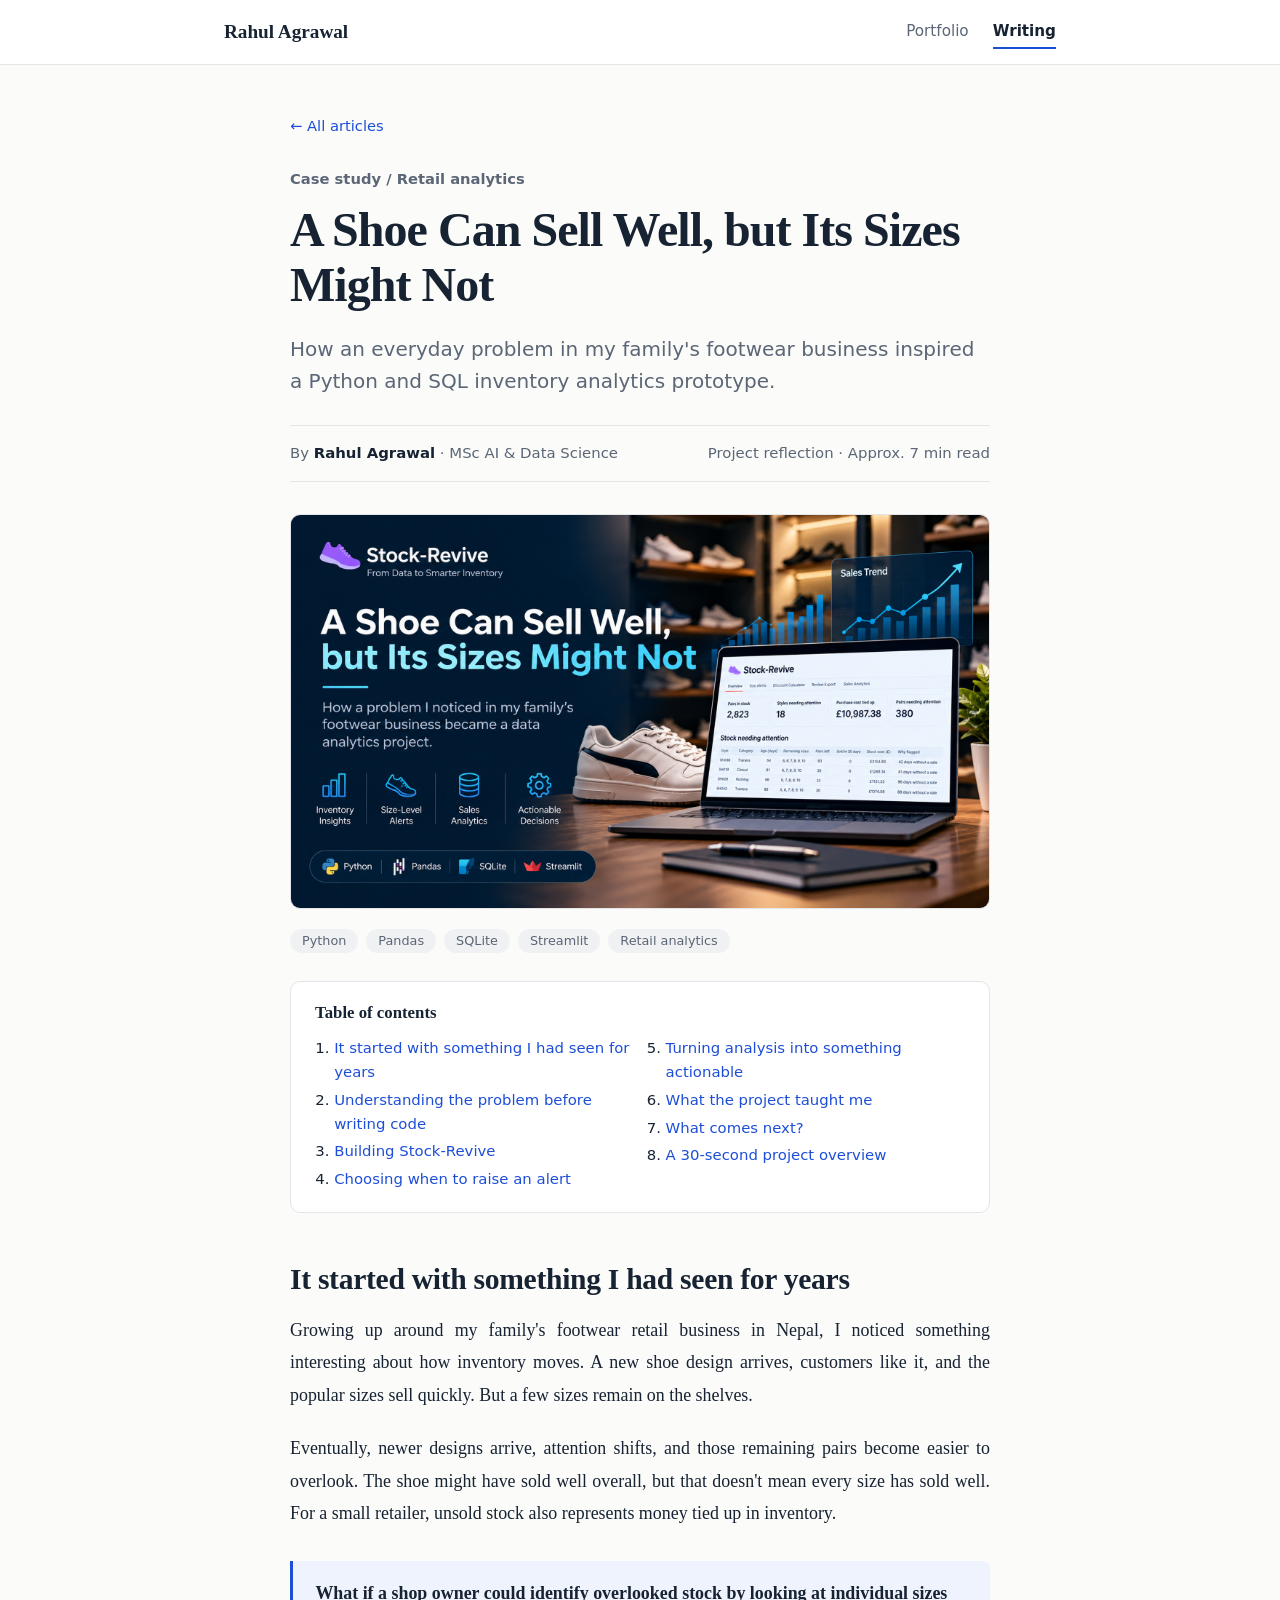
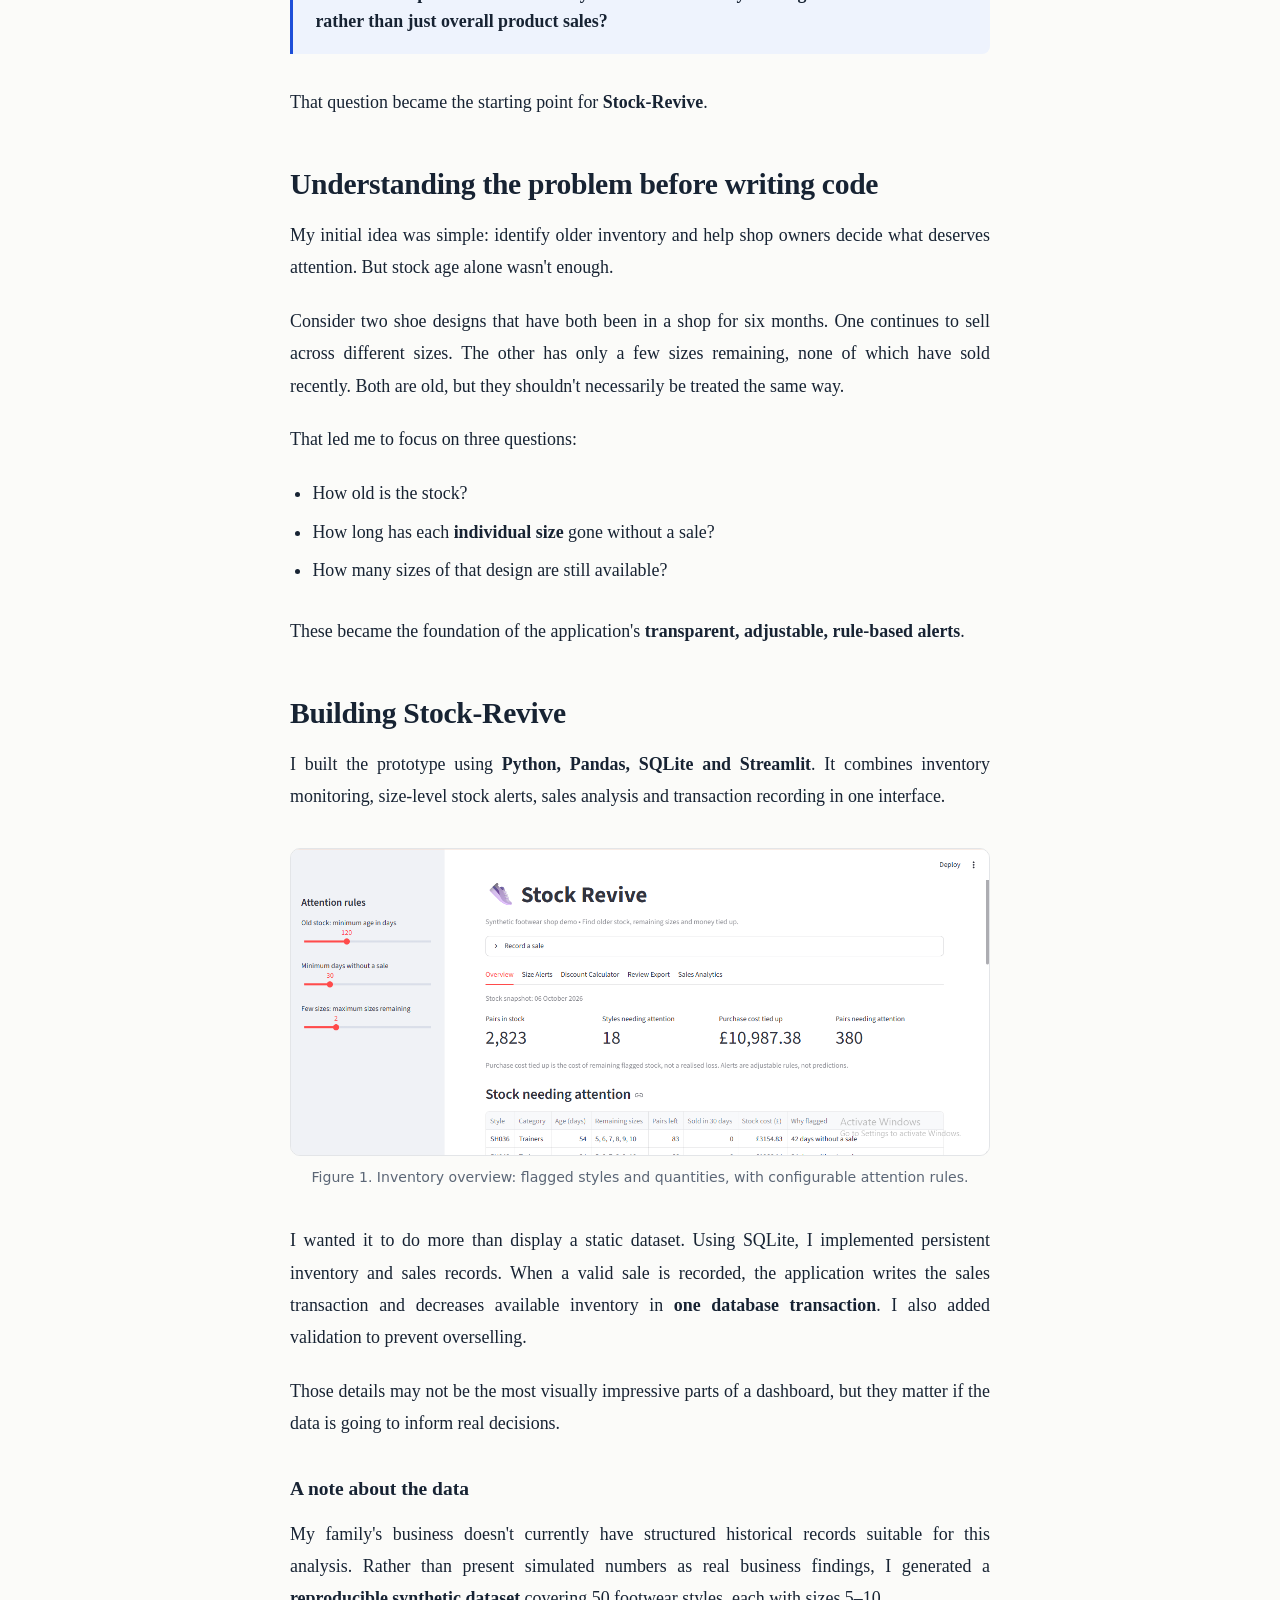
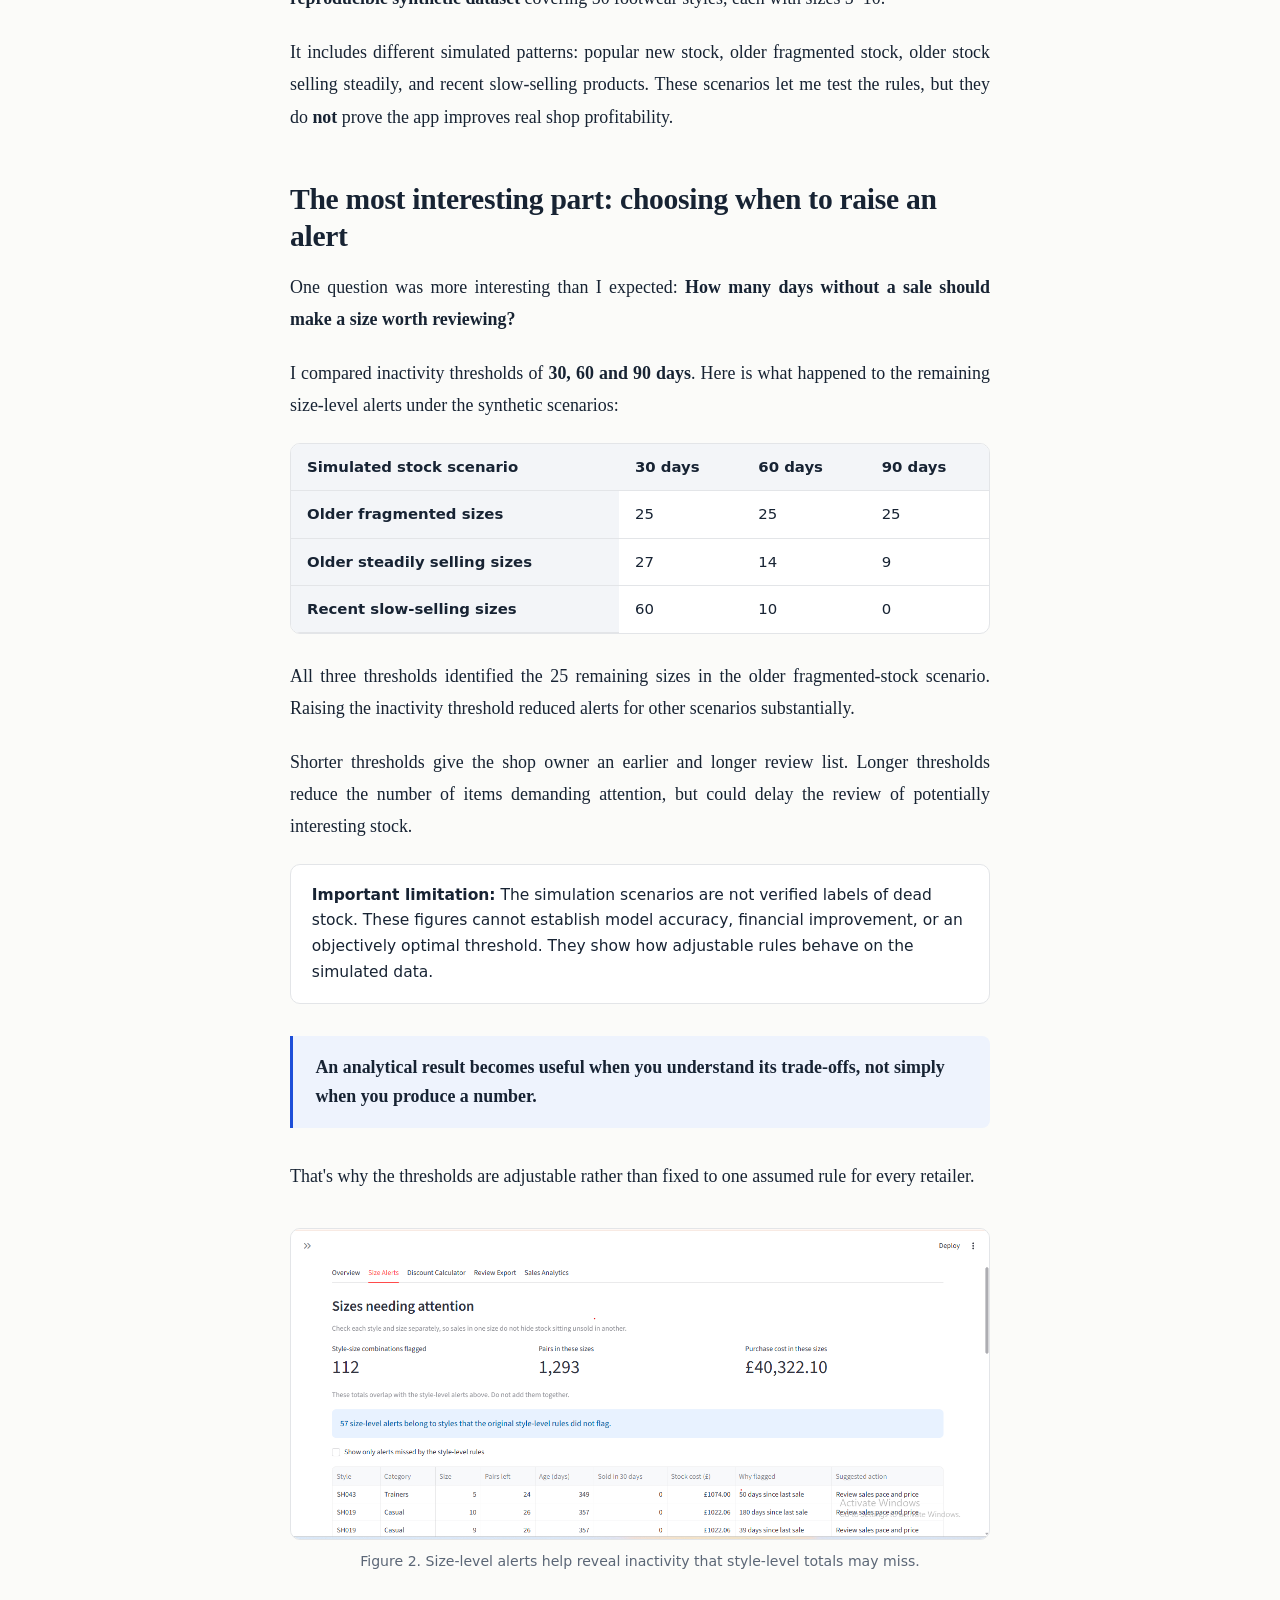
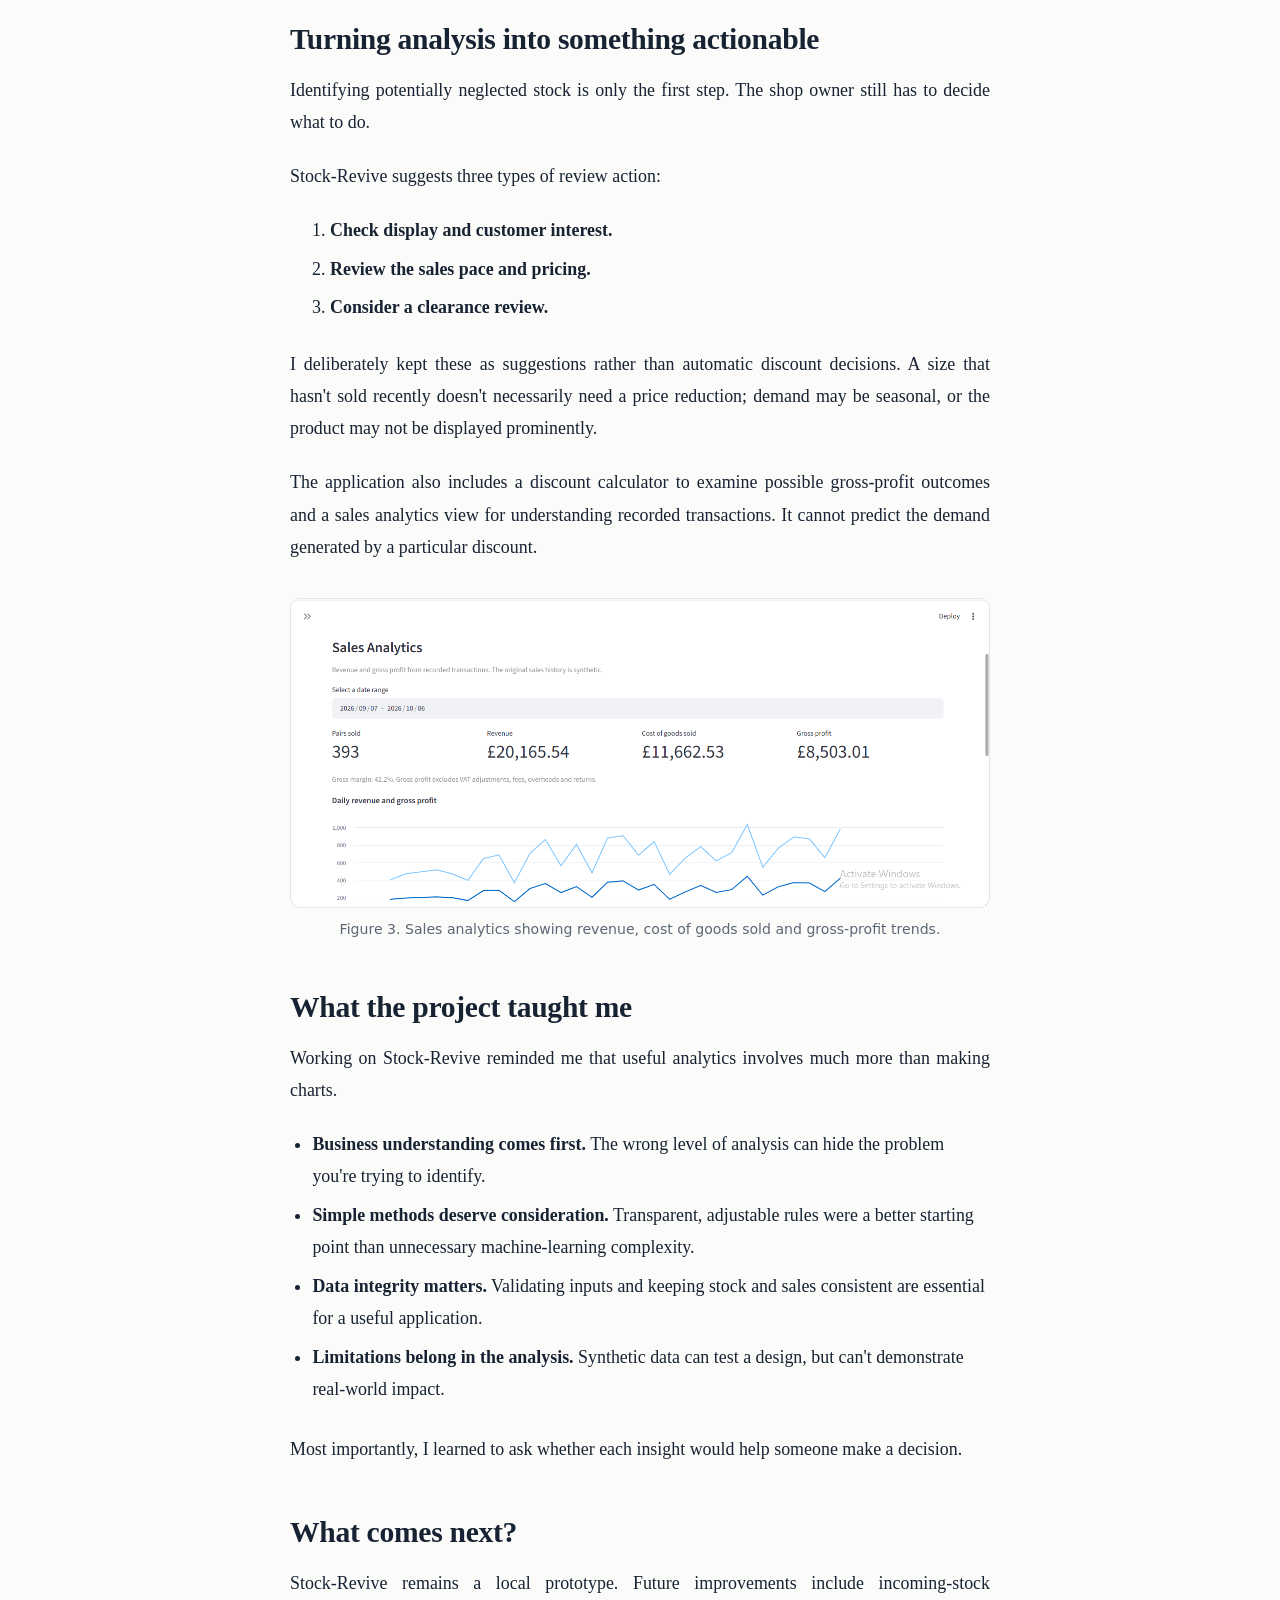
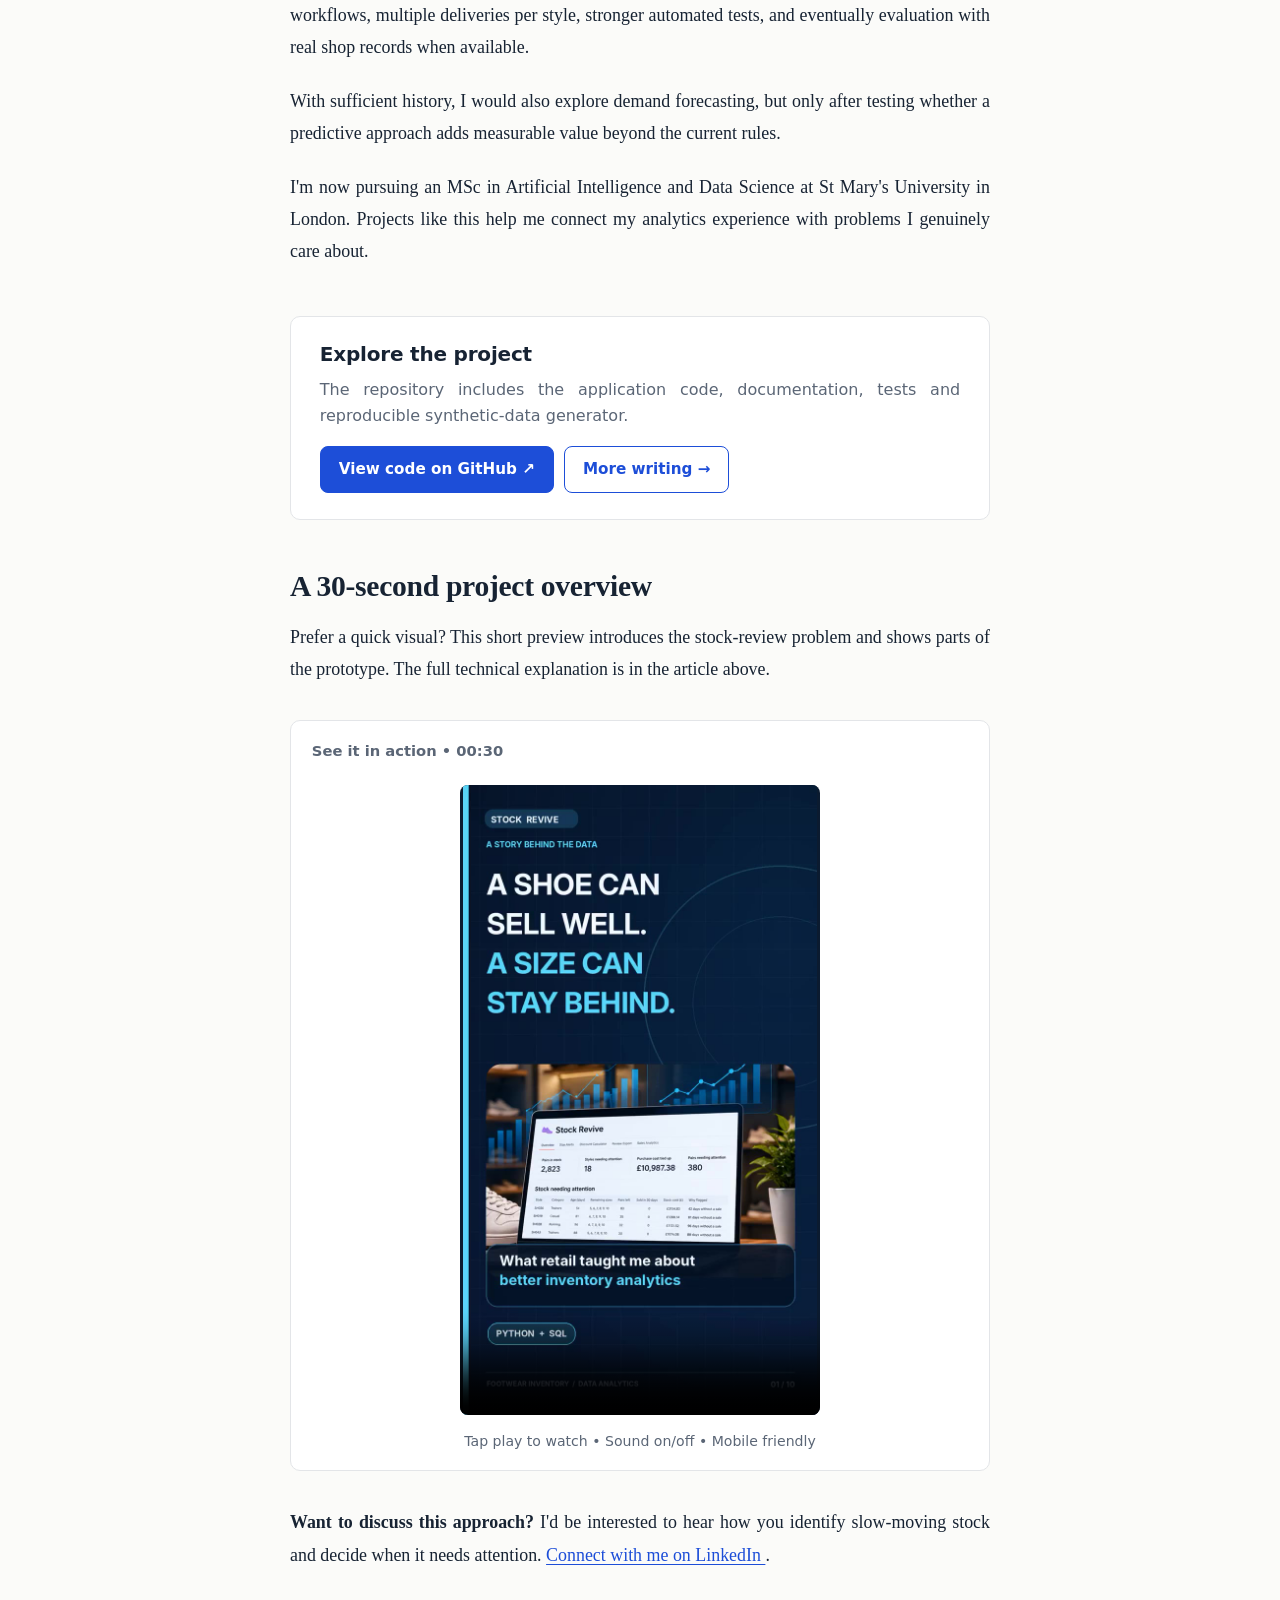
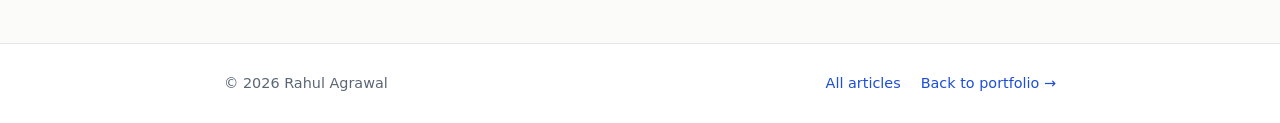
<file: blog/stock-revive.html>
<!DOCTYPE html>
<html lang="en">

<head>
    <meta charset="UTF-8">
    <meta name="viewport" content="width=device-width, initial-scale=1.0">
    <meta name="author" content="Rahul Agrawal">
    <link rel="canonical" href="https://rahulagrawal.com.np/blog/stock-revive.html">
    <title>A Shoe Can Sell Well, but Its Sizes Might Not — Rahul Agrawal</title>
    <meta name="description"
        content="How an everyday problem in my family's footwear business inspired a Python and SQL inventory analytics prototype.">
    <link rel="stylesheet" href="styles/style.css">
</head>

<body>

    <header class="site-header">
        <div class="wrap">
            <a class="brand" href="../index.html">Rahul Agrawal</a>
            <nav class="site-nav" aria-label="Main Navigation">
                <a href="../index.html">Portfolio</a>
                <a href="index.html" aria-current="page">Writing</a>
            </nav>
        </div>
    </header>

    <main class="wrap">
        <article>
            <!-- Header & Meta -->
            <header class="article-head prose">
                <a class="back" href="index.html">&larr; All articles</a>
                <div class="kind">Case study / Retail analytics</div>
                <h1 class="article-title">A Shoe Can Sell Well, but Its Sizes Might Not</h1>
                <p class="article-subtitle">How an everyday problem in my family's footwear business inspired a Python
                    and SQL inventory analytics prototype.</p>

                <div class="byline">
                    <span>By <strong>Rahul Agrawal</strong> · MSc AI &amp; Data Science</span>
                    <span>Project reflection · Approx. 7 min read</span>
                </div>

                <img class="hero-cover" src="assets/stock-revive-cover.jpg"
                    alt="Stock-Revive cover: footwear inventory analytics dashboard" width="1920" height="1080">

                <ul class="tags" aria-label="Technologies used">
                    <li>Python</li>
                    <li>Pandas</li>
                    <li>SQLite</li>
                    <li>Streamlit</li>
                    <li>Retail analytics</li>
                </ul>
            </header>

            <!-- Contents use the shared panel styles, outside article-body. -->
            <div class="prose">
                <!-- Table of Contents -->
                <nav class="contents" aria-label="Table of contents">
                    <h2>Table of contents</h2>
                    <ol>
                        <li><a href="#the-problem">It started with something I had seen for years</a></li>
                        <li><a href="#thinking">Understanding the problem before writing code</a></li>
                        <li><a href="#building">Building Stock-Revive</a></li>
                        <li><a href="#thresholds">Choosing when to raise an alert</a></li>
                        <li><a href="#decisions">Turning analysis into something actionable</a></li>
                        <li><a href="#lessons">What the project taught me</a></li>
                        <li><a href="#next">What comes next?</a></li>
                        <li><a href="#video">A 30-second project overview</a></li>
                    </ol>
                </nav>
            </div>

            <!-- Article Content -->
            <div class="prose article-body">
                <h2 id="the-problem">It started with something I had seen for years</h2>
                <p>Growing up around my family's footwear retail business in Nepal, I noticed something interesting
                    about how inventory moves. A new shoe design arrives, customers like it, and the popular sizes sell
                    quickly. But a few sizes remain on the shelves.</p>
                <p>Eventually, newer designs arrive, attention shifts, and those remaining pairs become easier to
                    overlook. The shoe might have sold well overall, but that doesn't mean every size has sold well. For
                    a small retailer, unsold stock also represents money tied up in inventory.</p>

                <div class="quote-card">
                    What if a shop owner could identify overlooked stock by looking at individual sizes rather than just
                    overall product sales?
                </div>

                <p>That question became the starting point for <strong>Stock-Revive</strong>.</p>

                <h2 id="thinking">Understanding the problem before writing code</h2>
                <p>My initial idea was simple: identify older inventory and help shop owners decide what deserves
                    attention. But stock age alone wasn't enough.</p>
                <p>Consider two shoe designs that have both been in a shop for six months. One continues to sell across
                    different sizes. The other has only a few sizes remaining, none of which have sold recently. Both
                    are old, but they shouldn't necessarily be treated the same way.</p>
                <p>That led me to focus on three questions:</p>
                <ul>
                    <li>How old is the stock?</li>
                    <li>How long has each <strong>individual size</strong> gone without a sale?</li>
                    <li>How many sizes of that design are still available?</li>
                </ul>
                <p>These became the foundation of the application's <strong>transparent, adjustable, rule-based
                        alerts</strong>.</p>

                <h2 id="building">Building Stock-Revive</h2>
                <p>I built the prototype using <strong>Python, Pandas, SQLite and Streamlit</strong>. It combines
                    inventory monitoring, size-level stock alerts, sales analysis and transaction recording in one
                    interface.</p>

                <figure>
                    <img src="assets/overview.png"
                        alt="Stock-Revive overview with stock count, review alerts and money tied up in stock"
                        loading="lazy" width="1366" height="768">
                    <figcaption>Figure 1. Inventory overview: flagged styles and quantities, with configurable attention
                        rules.</figcaption>
                </figure>

                <p>I wanted it to do more than display a static dataset. Using SQLite, I implemented persistent
                    inventory and sales records. When a valid sale is recorded, the application writes the sales
                    transaction and decreases available inventory in <strong>one database transaction</strong>. I also
                    added validation to prevent overselling.</p>
                <p>Those details may not be the most visually impressive parts of a dashboard, but they matter if the
                    data is going to inform real decisions.</p>

                <h3>A note about the data</h3>
                <p>My family's business doesn't currently have structured historical records suitable for this analysis.
                    Rather than present simulated numbers as real business findings, I generated a <strong>reproducible
                        synthetic dataset</strong> covering 50 footwear styles, each with sizes 5–10.</p>
                <p>It includes different simulated patterns: popular new stock, older fragmented stock, older stock
                    selling steadily, and recent slow-selling products. These scenarios let me test the rules, but they
                    do <strong>not</strong> prove the app improves real shop profitability.</p>

                <h2 id="thresholds">The most interesting part: choosing when to raise an alert</h2>
                <p>One question was more interesting than I expected: <strong>How many days without a sale should make a
                        size worth reviewing?</strong></p>
                <p>I compared inactivity thresholds of <strong>30, 60 and 90 days</strong>. Here is what happened to the
                    remaining size-level alerts under the synthetic scenarios:</p>

                <div class="table-wrap">
                    <table class="article-table">
                        <caption class="visually-hidden">Counts of size-level stock alerts at three inactivity
                            thresholds</caption>
                        <thead>
                            <tr>
                                <th scope="col">Simulated stock scenario</th>
                                <th scope="col">30 days</th>
                                <th scope="col">60 days</th>
                                <th scope="col">90 days</th>
                            </tr>
                        </thead>
                        <tbody>
                            <tr>
                                <th scope="row">Older fragmented sizes</th>
                                <td>25</td>
                                <td>25</td>
                                <td>25</td>
                            </tr>
                            <tr>
                                <th scope="row">Older steadily selling sizes</th>
                                <td>27</td>
                                <td>14</td>
                                <td>9</td>
                            </tr>
                            <tr>
                                <th scope="row">Recent slow-selling sizes</th>
                                <td>60</td>
                                <td>10</td>
                                <td>0</td>
                            </tr>
                        </tbody>
                    </table>
                </div>

                <p>All three thresholds identified the 25 remaining sizes in the older fragmented-stock scenario.
                    Raising the inactivity threshold reduced alerts for other scenarios substantially.</p>
                <p>Shorter thresholds give the shop owner an earlier and longer review list. Longer thresholds reduce
                    the number of items demanding attention, but could delay the review of potentially interesting
                    stock.</p>

                <div class="note">
                    <strong>Important limitation:</strong> The simulation scenarios are not verified labels of dead
                    stock. These figures cannot establish model accuracy, financial improvement, or an objectively
                    optimal threshold. They show how adjustable rules behave on the simulated data.
                </div>

                <div class="quote-card">
                    An analytical result becomes useful when you understand its trade-offs, not simply when you produce
                    a number.
                </div>

                <p>That's why the thresholds are adjustable rather than fixed to one assumed rule for every retailer.
                </p>

                <figure>
                    <img src="assets/size-alerts.png"
                        alt="Size-level inventory alerts showing inactive sizes and suggested review actions"
                        loading="lazy" width="1366" height="768">
                    <figcaption>Figure 2. Size-level alerts help reveal inactivity that style-level totals may miss.
                    </figcaption>
                </figure>

                <h2 id="decisions">Turning analysis into something actionable</h2>
                <p>Identifying potentially neglected stock is only the first step. The shop owner still has to decide
                    what to do.</p>
                <p>Stock-Revive suggests three types of review action:</p>
                <ol>
                    <li><strong>Check display and customer interest.</strong></li>
                    <li><strong>Review the sales pace and pricing.</strong></li>
                    <li><strong>Consider a clearance review.</strong></li>
                </ol>
                <p>I deliberately kept these as suggestions rather than automatic discount decisions. A size that hasn't
                    sold recently doesn't necessarily need a price reduction; demand may be seasonal, or the product may
                    not be displayed prominently.</p>
                <p>The application also includes a discount calculator to examine possible gross-profit outcomes and a
                    sales analytics view for understanding recorded transactions. It cannot predict the demand generated
                    by a particular discount.</p>

                <figure>
                    <img src="assets/sales-analytics.png"
                        alt="Sales analytics dashboard with daily revenue and gross-profit trends" loading="lazy"
                        width="1366" height="768">
                    <figcaption>Figure 3. Sales analytics showing revenue, cost of goods sold and gross-profit trends.
                    </figcaption>
                </figure>

                <h2 id="lessons">What the project taught me</h2>
                <p>Working on Stock-Revive reminded me that useful analytics involves much more than making charts.</p>
                <ul>
                    <li><strong>Business understanding comes first.</strong> The wrong level of analysis can hide the
                        problem you're trying to identify.</li>
                    <li><strong>Simple methods deserve consideration.</strong> Transparent, adjustable rules were a
                        better starting point than unnecessary machine-learning complexity.</li>
                    <li><strong>Data integrity matters.</strong> Validating inputs and keeping stock and sales
                        consistent are essential for a useful application.</li>
                    <li><strong>Limitations belong in the analysis.</strong> Synthetic data can test a design, but can't
                        demonstrate real-world impact.</li>
                </ul>
                <p>Most importantly, I learned to ask whether each insight would help someone make a decision.</p>

                <h2 id="next">What comes next?</h2>
                <p>Stock-Revive remains a local prototype. Future improvements include incoming-stock workflows,
                    multiple deliveries per style, stronger automated tests, and eventually evaluation with real shop
                    records when available.</p>
                <p>With sufficient history, I would also explore demand forecasting, but only after testing whether a
                    predictive approach adds measurable value beyond the current rules.</p>
                <p>I'm now pursuing an MSc in Artificial Intelligence and Data Science at St Mary's University in
                    London. Projects like this help me connect my analytics experience with problems I genuinely care
                    about.</p>

                <!-- Call to Action Box -->
                <div class="cta">
                    <h2>Explore the project</h2>
                    <p>The repository includes the application code, documentation, tests and reproducible
                        synthetic-data generator.</p>
                    <div class="btns">
                        <a class="btn btn-primary" href="https://github.com/Rahul5021/stock-revive" target="_blank"
                            rel="noopener noreferrer">View code on GitHub &nearr;</a>
                        <a class="btn btn-outline" href="index.html">More writing &rarr;</a>
                    </div>
                </div>

                <h2 id="video">A 30-second project overview</h2>
                <p>Prefer a quick visual? This short preview introduces the stock-review problem and shows parts of the
                    prototype. The full technical explanation is in the article above.</p>

                <!-- Video Section -->
                <figure class="note">
                    <p class="kind" style="margin-top:0;">See it in action &bull; 00:30</p>
                    <div style="text-align: center; margin: 1rem 0;">
                        <video controls playsinline preload="metadata" poster="assets/stock-revive-video-poster.jpg"
                            style="display: block; width: 100%; max-width: 360px; max-height: 70vh; height: auto; margin: 0 auto; border-radius: 8px; background: #0b1b30;"
                            aria-label="30-second Stock-Revive demo video">
                            <source src="assets/stock-revive-30s.mp4" type="video/mp4">
                            Your browser does not support HTML5 video. <a href="assets/stock-revive-30s.mp4">Download
                                the video file</a>.
                        </video>
                    </div>
                    <figcaption>Tap play to watch &bull; Sound on/off &bull; Mobile friendly</figcaption>
                </figure>
                <p>
                    <strong>Want to discuss this approach?</strong>
                    I'd be interested to hear how you identify slow-moving stock
                    and decide when it needs attention.
                    <a href="https://www.linkedin.com/in/agrawalrahul1025/" target="_blank" rel="noopener noreferrer">
                        Connect with me on LinkedIn
                    </a>.
                </p>
            </div>
        </article>
    </main>

    <footer class="site-footer">
        <div class="wrap">
            <span>&copy; 2026 Rahul Agrawal</span>
            <div class="links">
                <a href="index.html">All articles</a>
                <a href="../index.html">Back to portfolio &rarr;</a>
            </div>
        </div>
    </footer>

</body>

</html>
</file>
<file: blog/styles/style.css>
/* ==========================================================
   Blog stylesheet: shared by the landing page and all articles
   ========================================================== */

/* ---------- Design tokens ---------- */
:root {
    --bg: #fbfbf9;
    --surface: #fff;
    --ink: #172333;
    --muted: #5b6676;
    --line: #e3e5e8;
    --accent: #1d4ed8;
    --tint: #eef3fd;
    --tint-line: #cbdcf7;
    --navy: #0b1b30;
    --serif: Charter, "Iowan Old Style", "Palatino Linotype", Georgia, serif;
    --sans: system-ui, -apple-system, "Segoe UI", Roboto, sans-serif;
}

/* ---------- Base ---------- */
* {
    box-sizing: border-box;
}

html {
    scroll-behavior: smooth;
}

body {
    margin: 0;
    background: var(--bg);
    color: var(--ink);
    font-family: var(--sans);
    line-height: 1.6;
    -webkit-font-smoothing: antialiased;
}

a {
    color: var(--accent);
    text-underline-offset: 3px;
}

a:focus-visible {
    outline: 2px solid var(--accent);
    outline-offset: 3px;
    border-radius: 2px;
}

.wrap {
    max-width: 880px;
    margin: 0 auto;
    padding: 0 24px;
}

.prose {
    max-width: 700px;
    margin-inline: auto;
}

.visually-hidden {
    position: absolute;
    width: 1px;
    height: 1px;
    overflow: hidden;
    clip: rect(0 0 0 0);
    white-space: nowrap;
}

/* ---------- Header and footer ---------- */
.site-header {
    background: var(--surface);
    border-bottom: 1px solid var(--line);
}

.site-header .wrap {
    display: flex;
    justify-content: space-between;
    align-items: center;
    height: 64px;
}

.brand {
    font-family: var(--serif);
    font-size: 1.2rem;
    font-weight: 700;
    color: var(--ink);
    text-decoration: none;
}

.site-nav {
    display: flex;
    gap: 24px;
    font-size: .95rem;
}

.site-nav a {
    color: var(--muted);
    text-decoration: none;
    padding: 4px 0;
    border-bottom: 2px solid transparent;
}

.site-nav a:hover {
    color: var(--ink);
}

.site-nav a[aria-current="page"] {
    color: var(--ink);
    font-weight: 600;
    border-bottom-color: var(--accent);
}

.site-footer {
    margin-top: 72px;
    border-top: 1px solid var(--line);
    background: var(--surface);
    padding: 28px 0;
    font-size: .9rem;
    color: var(--muted);
}

.site-footer .wrap {
    display: flex;
    justify-content: space-between;
    gap: 12px;
    flex-wrap: wrap;
}

.site-footer a {
    text-decoration: none;
}

.site-footer .links {
    display: flex;
    gap: 20px;
    flex-wrap: wrap;
}

/* ---------- Shared components ---------- */
.tags {
    list-style: none;
    padding: 0;
    margin: 0 0 18px;
    display: flex;
    flex-wrap: wrap;
    gap: 8px;
}

.tags li {
    font-size: .8rem;
    color: var(--muted);
    background: #f0f1f3;
    border-radius: 999px;
    padding: 2px 12px;
}

.btns {
    display: flex;
    flex-wrap: wrap;
    gap: 10px;
}

.btn {
    display: inline-block;
    padding: 9px 18px;
    border-radius: 8px;
    border: 1px solid var(--accent);
    font-weight: 600;
    font-size: .95rem;
    text-decoration: none;
}

.btn-primary {
    background: var(--accent);
    color: #fff;
}

.btn-primary:hover {
    background: #1a43b3;
}

.btn-outline {
    color: var(--accent);
    background: transparent;
}

.btn-outline:hover {
    background: var(--tint);
}

/* ==========================================================
   Landing page
   ========================================================== */
.intro {
    padding: 72px 0 48px;
}

.intro h1 {
    font-family: var(--serif);
    font-size: clamp(2.25rem, 5vw, 3.25rem);
    line-height: 1.15;
    letter-spacing: -0.02em;
    margin: 0 0 20px;
}

.intro p {
    max-width: 62ch;
    margin: 0 0 12px;
    color: var(--muted);
    font-size: 1.1rem;
}

.section-head {
    display: flex;
    justify-content: space-between;
    align-items: baseline;
    border-bottom: 1px solid var(--ink);
    padding-bottom: 12px;
}

.section-head h2 {
    font-family: var(--serif);
    font-size: 1.35rem;
    margin: 0;
}

.section-head span {
    color: var(--muted);
    font-size: .9rem;
}

.post {
    display: grid;
    grid-template-columns: 170px 1fr;
    gap: 32px;
    padding: 36px 0;
    border-bottom: 1px solid var(--line);
}

.post-meta {
    font-size: .9rem;
    color: var(--muted);
}

.post-type {
    display: block;
    font-weight: 600;
    color: var(--ink);
    margin-bottom: 4px;
}

.post h3 {
    font-family: var(--serif);
    font-size: 1.6rem;
    line-height: 1.25;
    letter-spacing: -0.01em;
    margin: 0 0 12px;
}

.post h3 a {
    color: var(--ink);
    text-decoration: none;
}

.post h3 a:hover {
    color: var(--accent);
}

.post p {
    margin: 0 0 16px;
    color: var(--muted);
    max-width: 62ch;
}

.read-link {
    font-weight: 600;
    text-decoration: none;
}

.read-link:hover {
    text-decoration: underline;
    text-underline-offset: 3px;
}

/* ==========================================================
   Article pages
   ========================================================== */
.article-head {
    padding: 48px 0 0;
}

.back {
    font-size: .92rem;
    text-decoration: none;
}

.back:hover {
    text-decoration: underline;
}

.kind {
    margin: 28px 0 12px;
    font-size: .92rem;
    font-weight: 600;
    color: var(--muted);
}

.article-title {
    font-family: var(--serif);
    font-size: clamp(2rem, 4.6vw, 3rem);
    line-height: 1.15;
    letter-spacing: -.02em;
    font-weight: 700;
    margin: 0 0 20px;
}

.article-subtitle {
    font-size: clamp(1.08rem, 2vw, 1.25rem);
    line-height: 1.6;
    color: var(--muted);
    margin: 0 0 28px;
}

.byline {
    display: flex;
    flex-wrap: wrap;
    justify-content: space-between;
    gap: 8px 24px;
    padding: 16px 0;
    border-top: 1px solid var(--line);
    border-bottom: 1px solid var(--line);
    font-size: .93rem;
    color: var(--muted);
}

.byline strong {
    color: var(--ink);
}

.hero-cover {
    display: block;
    width: 100%;
    height: auto;
    margin: 32px 0 20px;
    border: 1px solid var(--line);
    border-radius: 10px;
}

.article-head~.prose .tags,
.prose>.tags {
    margin-bottom: 28px;
}

.contents {
    background: var(--surface);
    border: 1px solid var(--line);
    border-radius: 10px;
    padding: 18px 24px;
    margin-bottom: 8px;
}

.contents h2 {
    font-family: var(--serif);
    font-size: 1.05rem;
    margin: 0 0 8px;
}

.contents ol {
    margin: 0;
    padding-left: 1.2rem;
    columns: 2;
    column-gap: 32px;
    font-size: .93rem;
}

.contents li {
    padding: 2px 0;
    break-inside: avoid;
}

.contents a {
    text-decoration: none;
}

.contents a:hover {
    text-decoration: underline;
}

/* Article body */
.article-body {
    font-family: var(--serif);
    font-size: 1.12rem;
    line-height: 1.8;
}

.article-body p {
    margin: 0 0 1.35rem;
    text-align: justify;
    hyphens: auto;
}

.article-body h2 {
    font-size: clamp(1.5rem, 2.6vw, 1.85rem);
    line-height: 1.25;
    letter-spacing: -.01em;
    font-weight: 700;
    margin: 3rem 0 1rem;
    scroll-margin-top: 24px;
}

.article-body h3 {
    font-size: 1.22rem;
    font-weight: 700;
    margin: 2rem 0 .7rem;
}

.article-body ul {
    padding-left: 1.4rem;
    margin: 0 0 1.35rem;
}

.article-body li {
    padding-bottom: .4rem;
}

.article-body code {
    font-size: .9em;
    background: #f0f1f3;
    padding: 1px 6px;
    border-radius: 4px;
}

.article-body figure {
    margin: 2.2rem 0;
}

.article-body figure img {
    display: block;
    width: 100%;
    height: auto;
    border: 1px solid var(--line);
    border-radius: 10px;
}

.article-body figcaption {
    font-family: var(--sans);
    text-align: center;
    color: var(--muted);
    font-size: .88rem;
    line-height: 1.55;
    margin-top: .7rem;
}

/* Callouts */
.quote-card {
    border-left: 3px solid var(--accent);
    background: var(--tint);
    padding: 1.1rem 1.4rem;
    border-radius: 0 8px 8px 0;
    margin: 2rem 0;
    font-weight: 600;
    line-height: 1.6;
}

.note,
.research-panel {
    font-family: var(--sans);
    border: 1px solid var(--line);
    background: var(--surface);
    border-radius: 10px;
    padding: 1.1rem 1.3rem;
    font-size: .97rem;
    line-height: 1.65;
    margin: 0 0 1.5rem;
}

.research-panel {
    border-color: var(--tint-line);
    background: var(--tint);
    margin: 2rem 0;
}

.research-panel h3 {
    margin: 0 0 .5rem;
    font-size: 1.05rem;
}

.research-panel p:last-child {
    margin-bottom: 0;
}

.code-panel {
    border-radius: 10px;
    background: var(--navy);
    color: #f0f7ff;
    padding: 1.2rem 1.4rem;
    font-size: .9rem;
    overflow-x: auto;
    line-height: 1.65;
    margin: 0 0 1.5rem;
}

.code-panel code {
    background: none;
    padding: 0;
    font-size: inherit;
}

/* Tables */
.table-wrap {
    overflow-x: auto;
    border: 1px solid var(--line);
    border-radius: 10px;
    background: var(--surface);
    margin: 0 0 1.6rem;
}

table {
    width: 100%;
    border-collapse: collapse;
    font-family: var(--sans);
    font-size: .93rem;
    line-height: 1.5;
}

th,
td {
    text-align: left;
    vertical-align: top;
    padding: 12px 16px;
    border-bottom: 1px solid var(--line);
}

th {
    background: #f3f5f8;
    color: var(--ink);
    font-weight: 600;
}

tr:last-child td {
    border-bottom: 0;
}

.article-table {
    min-width: 460px;
}

.research-map {
    min-width: 600px;
}

/* Architecture diagram */
.architecture {
    font-family: var(--sans);
    background: var(--navy);
    border-radius: 12px;
    padding: clamp(1.1rem, 3vw, 1.8rem);
    margin: 2.2rem 0;
    color: #fff;
    line-height: 1.5;
}

.architecture .centerbox {
    background: #123456;
    border: 1px solid #4f83ac;
    border-radius: 10px;
    padding: .8rem 1rem;
    text-align: center;
}

.architecture .routes {
    display: grid;
    grid-template-columns: 1fr 1fr;
    gap: 12px;
}

.architecture .pathbox {
    background: #132a48;
    border: 1px solid #315272;
    border-radius: 10px;
    padding: 1rem;
}

.architecture .route-title {
    font-weight: 700;
    font-size: .94rem;
    color: #d7f0ff;
}

.architecture .route-desc {
    font-size: .8rem;
    color: #b6cbde;
    margin-top: .4rem;
}

.architecture .connector {
    color: #91d9f9;
    text-align: center;
    font-weight: 700;
    font-size: 1.3rem;
    margin: .25rem 0;
}

.architecture .note-line {
    color: #abc7df;
    text-align: center;
    font-size: .83rem;
    margin: 1rem 0 0;
}

/* Citations and references */
.ref-cite {
    font-size: .74em;
    font-weight: 600;
    margin-left: .1em;
    white-space: nowrap;
}

.ref-cite a {
    text-decoration: none;
}

.ref-cite a:hover,
.ref-cite a:focus-visible {
    text-decoration: underline;
}

.references-intro {
    color: var(--muted);
    font-size: .98rem;
}

.reference-list {
    padding-left: 1.5rem;
    font-size: .95rem;
    line-height: 1.65;
}

.reference-list li {
    padding: 0 0 1rem .25rem;
    scroll-margin-top: 24px;
    overflow-wrap: anywhere;
}

.reference-list li::marker {
    font-weight: 700;
    color: var(--accent);
}

.reference-list a {
    font-weight: 600;
}

.reference-list .source-type {
    color: var(--muted);
    font-size: .83rem;
    display: block;
    margin-top: .2rem;
    font-family: var(--sans);
}

.small-note {
    color: var(--muted);
    font-size: .9rem;
}

/* Project call to action */
.cta {
    font-family: var(--sans);
    background: var(--surface);
    border: 1px solid var(--line);
    border-radius: 10px;
    padding: 1.6rem 1.8rem;
    margin-top: 3rem;
}

.article-body .cta h2 {
    font-size: 1.25rem;
    margin: 0 0 .6rem;
}

.cta p {
    color: var(--muted);
    font-size: 1rem;
    line-height: 1.65;
    margin: 0 0 1rem;
}

/* ---------- Small screens ---------- */
@media (max-width: 640px) {
    .intro {
        padding: 48px 0 32px;
    }

    .post {
        grid-template-columns: 1fr;
        gap: 12px;
        padding: 28px 0;
    }

    .post-meta {
        order: -1;
    }

    .article-head {
        padding-top: 32px;
    }

    .article-body {
        font-size: 1.04rem;
        line-height: 1.75;
    }

    .contents ol {
        columns: 1;
    }

    .architecture .routes {
        grid-template-columns: 1fr;
    }
}
</file>
<file: blog/styles/logistic.css>
/* Logistic regression only. Load AFTER your unchanged styles/style.css.
   Bootstrap handles the responsive grid, controls, tables and spacing.
   These scoped overrides integrate those components with the blog theme. */
.logistic-article {
  --bs-primary: #1d4ed8;
  --bs-primary-rgb: 29, 78, 216;
  --bs-body-color: var(--ink);
  --bs-body-bg: var(--bg);
  --bs-border-color: var(--line);
}
.logistic-article .article-body section { scroll-margin-top: 24px; }
.logistic-article .article-body section > .small,
.logistic-article .lr-lab,
.logistic-article .lr-equation {
  font-family: var(--sans);
}
.logistic-article .article-body section > .small { margin-top: 3rem; margin-bottom: .6rem; }
.logistic-article .article-body section > .small + h2 { margin-top: 0; }
.logistic-article .lr-lab { font-size: .95rem; line-height: 1.6; }
.logistic-article .lr-lab .row > * { min-width: 0; }
.logistic-article .lr-lab svg { display: block; height: auto; }
.logistic-article .lr-lab output { display: block; }
.logistic-article .lr-lab p:last-child,
.logistic-article .lr-equation p:last-child { margin-bottom: 0; }
.logistic-article .lr-equation { overflow-x: auto; }
.logistic-article .article-body pre.code-panel { color: #f0f7ff; }
.logistic-article .code-panel code { color: inherit; background: none; padding: 0; }
.logistic-article .form-range { min-height: 44px; }
.logistic-article :is(button, input, select):focus-visible {
  outline: 2px solid var(--accent); outline-offset: 4px;
}
.logistic-article .btn-outline-primary {
  --bs-btn-color: var(--accent); --bs-btn-border-color: var(--accent);
  --bs-btn-hover-bg: var(--accent); --bs-btn-hover-border-color: var(--accent);
}
.logistic-article .table { --bs-table-color: var(--ink); }
.logistic-article .table caption { color: var(--muted); }
.logistic-article .reference-list { overflow-wrap: anywhere; }
@media (max-width: 480px) {
  .logistic-article .site-header .wrap { gap: 12px; }
  .logistic-article .site-nav { gap: 12px; font-size: .85rem; }
  .logistic-article .brand { font-size: 1.05rem; }
  .logistic-article .lr-lab .table { font-size: .8rem; }
}
@media (prefers-reduced-motion: reduce) {
  html:has(.logistic-article) { scroll-behavior: auto; }
}
@media print {
  .logistic-article .site-nav, .logistic-article button { display: none; }
  .logistic-article .lr-lab { break-inside: avoid; }
  .logistic-article .code-panel { white-space: pre-wrap; }
}
</file>
